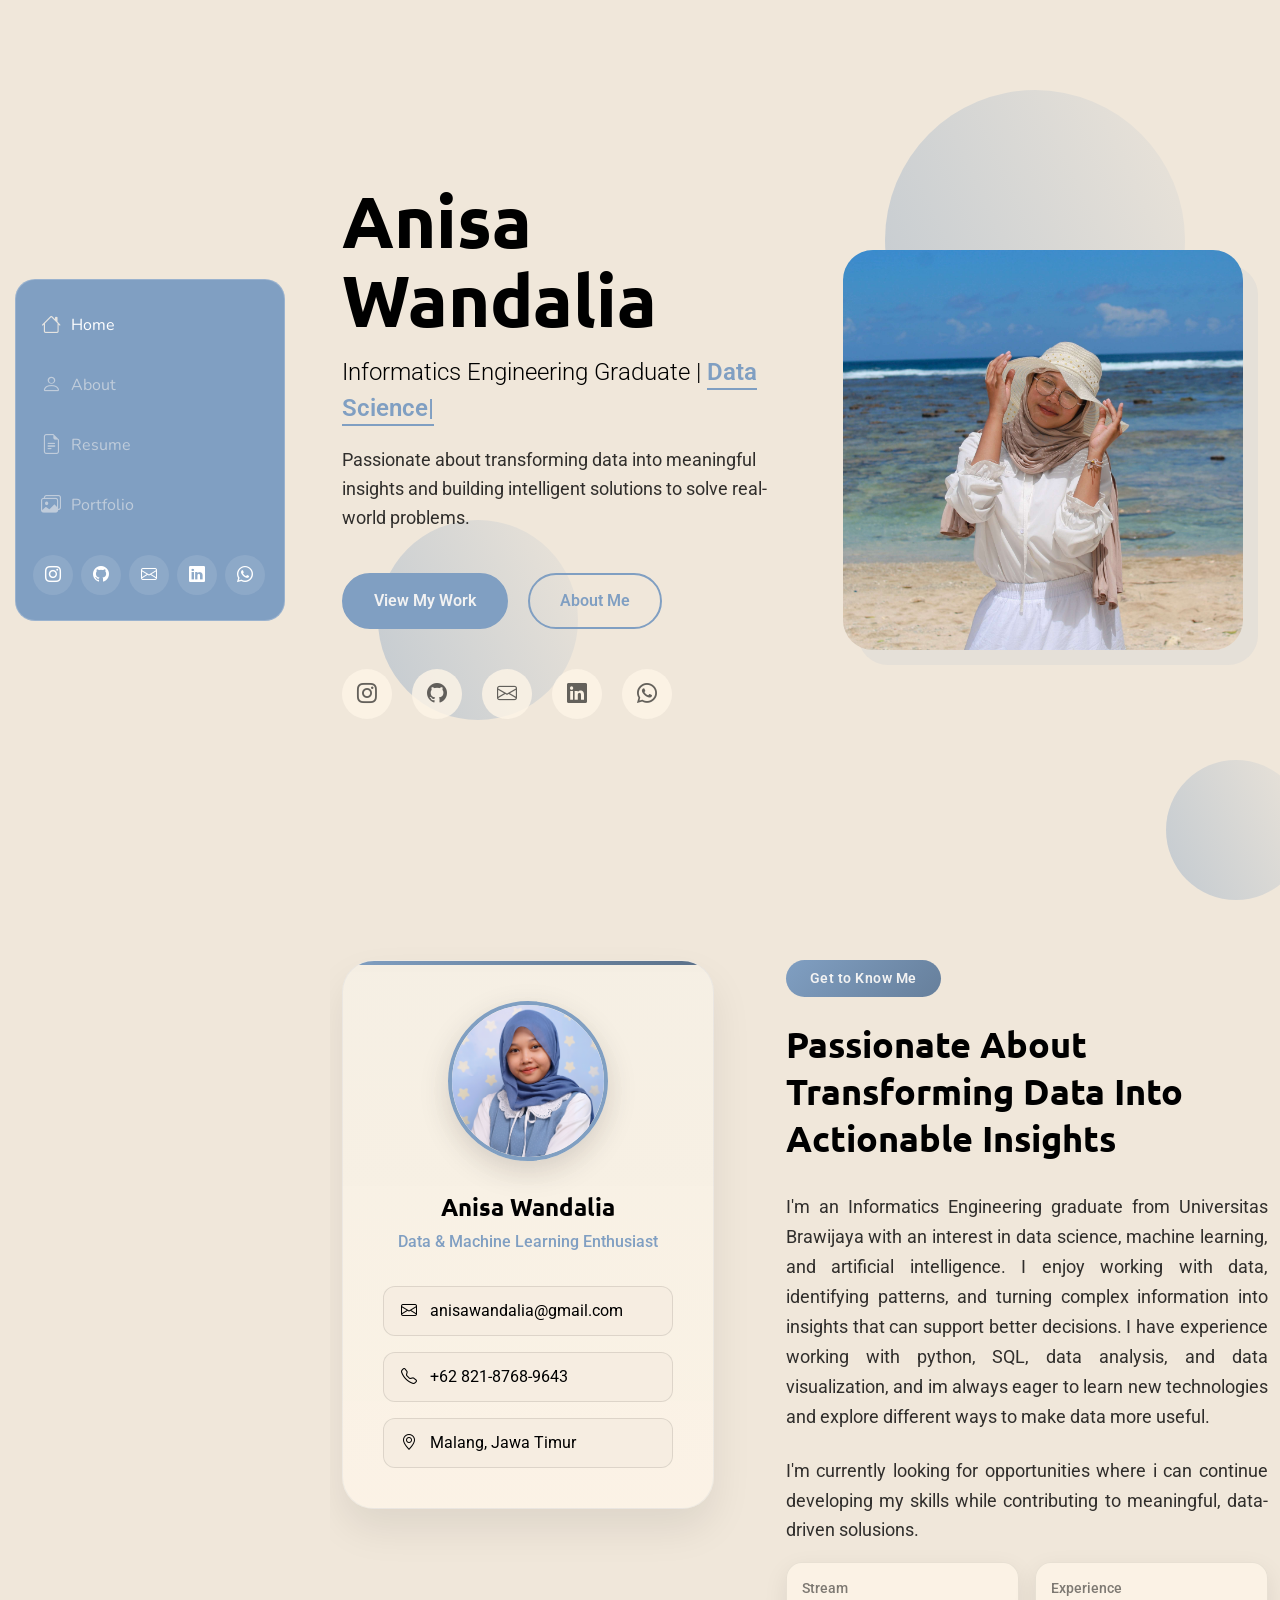
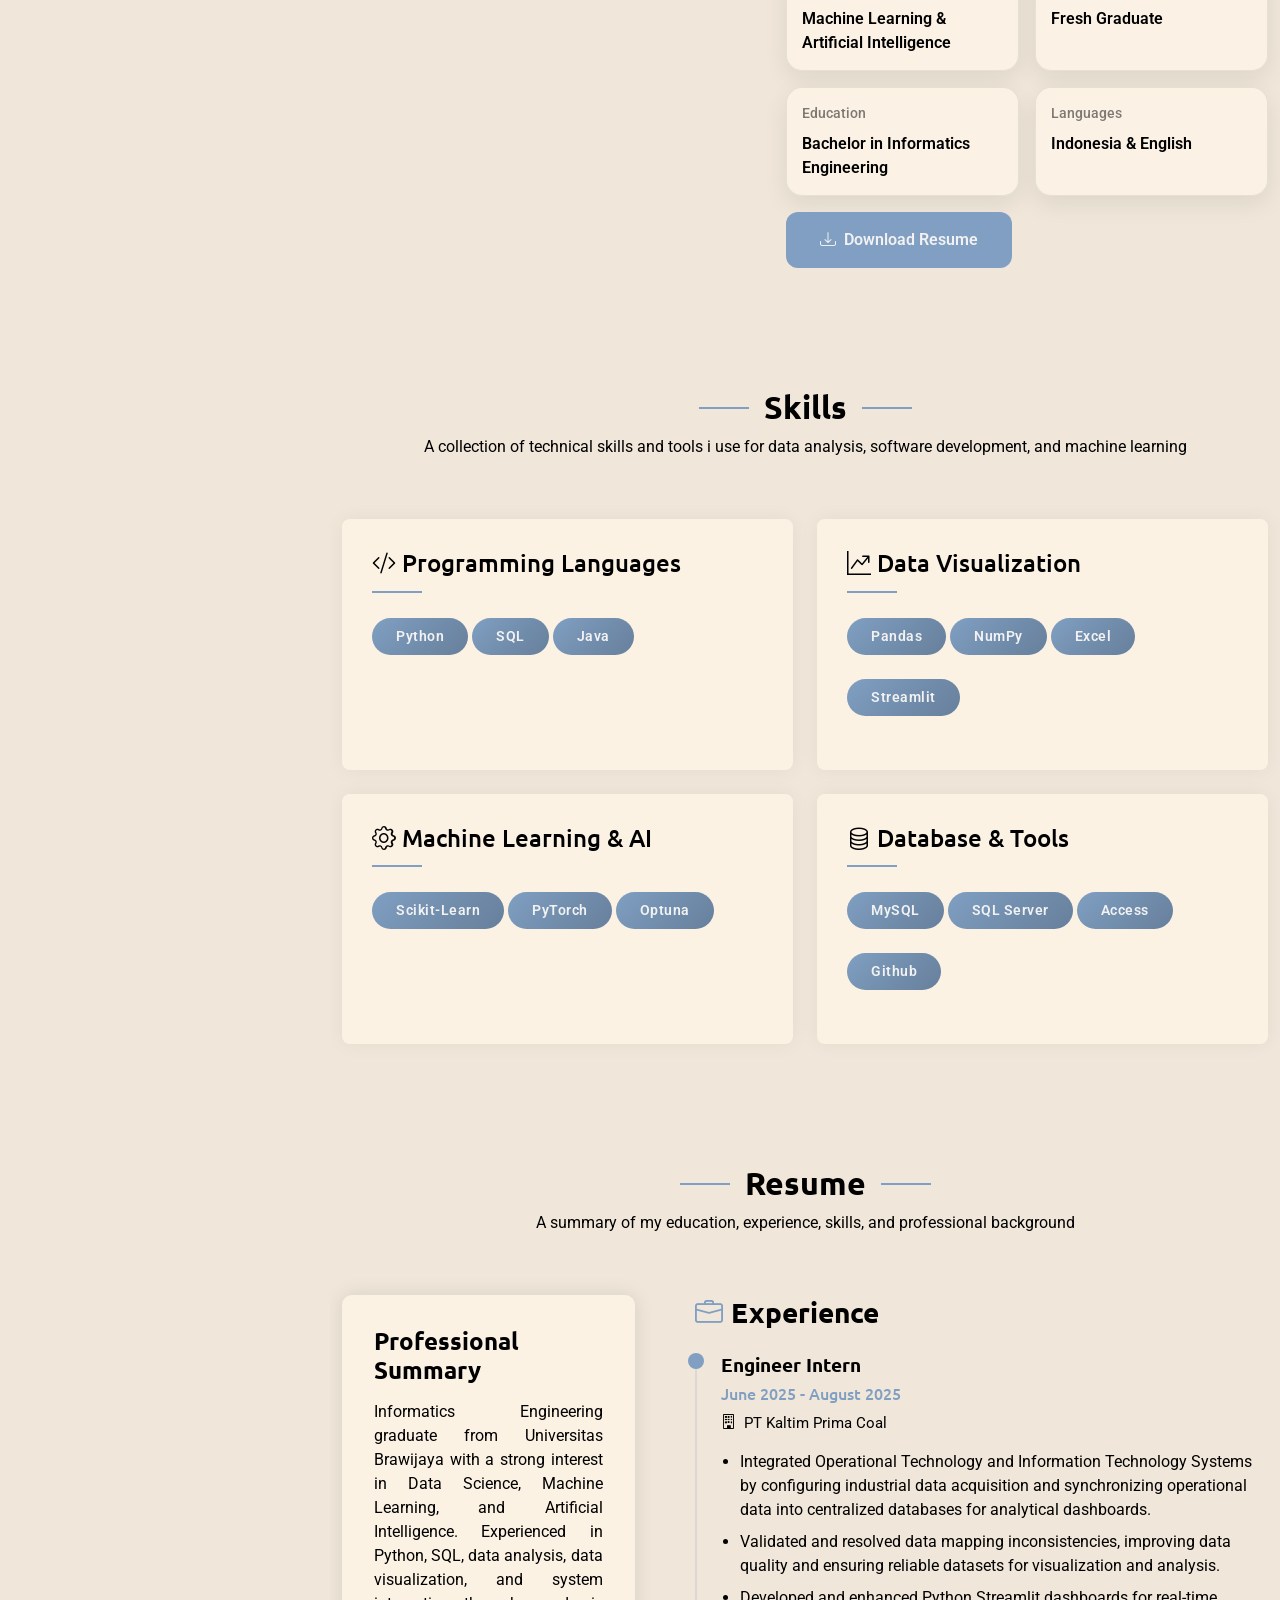
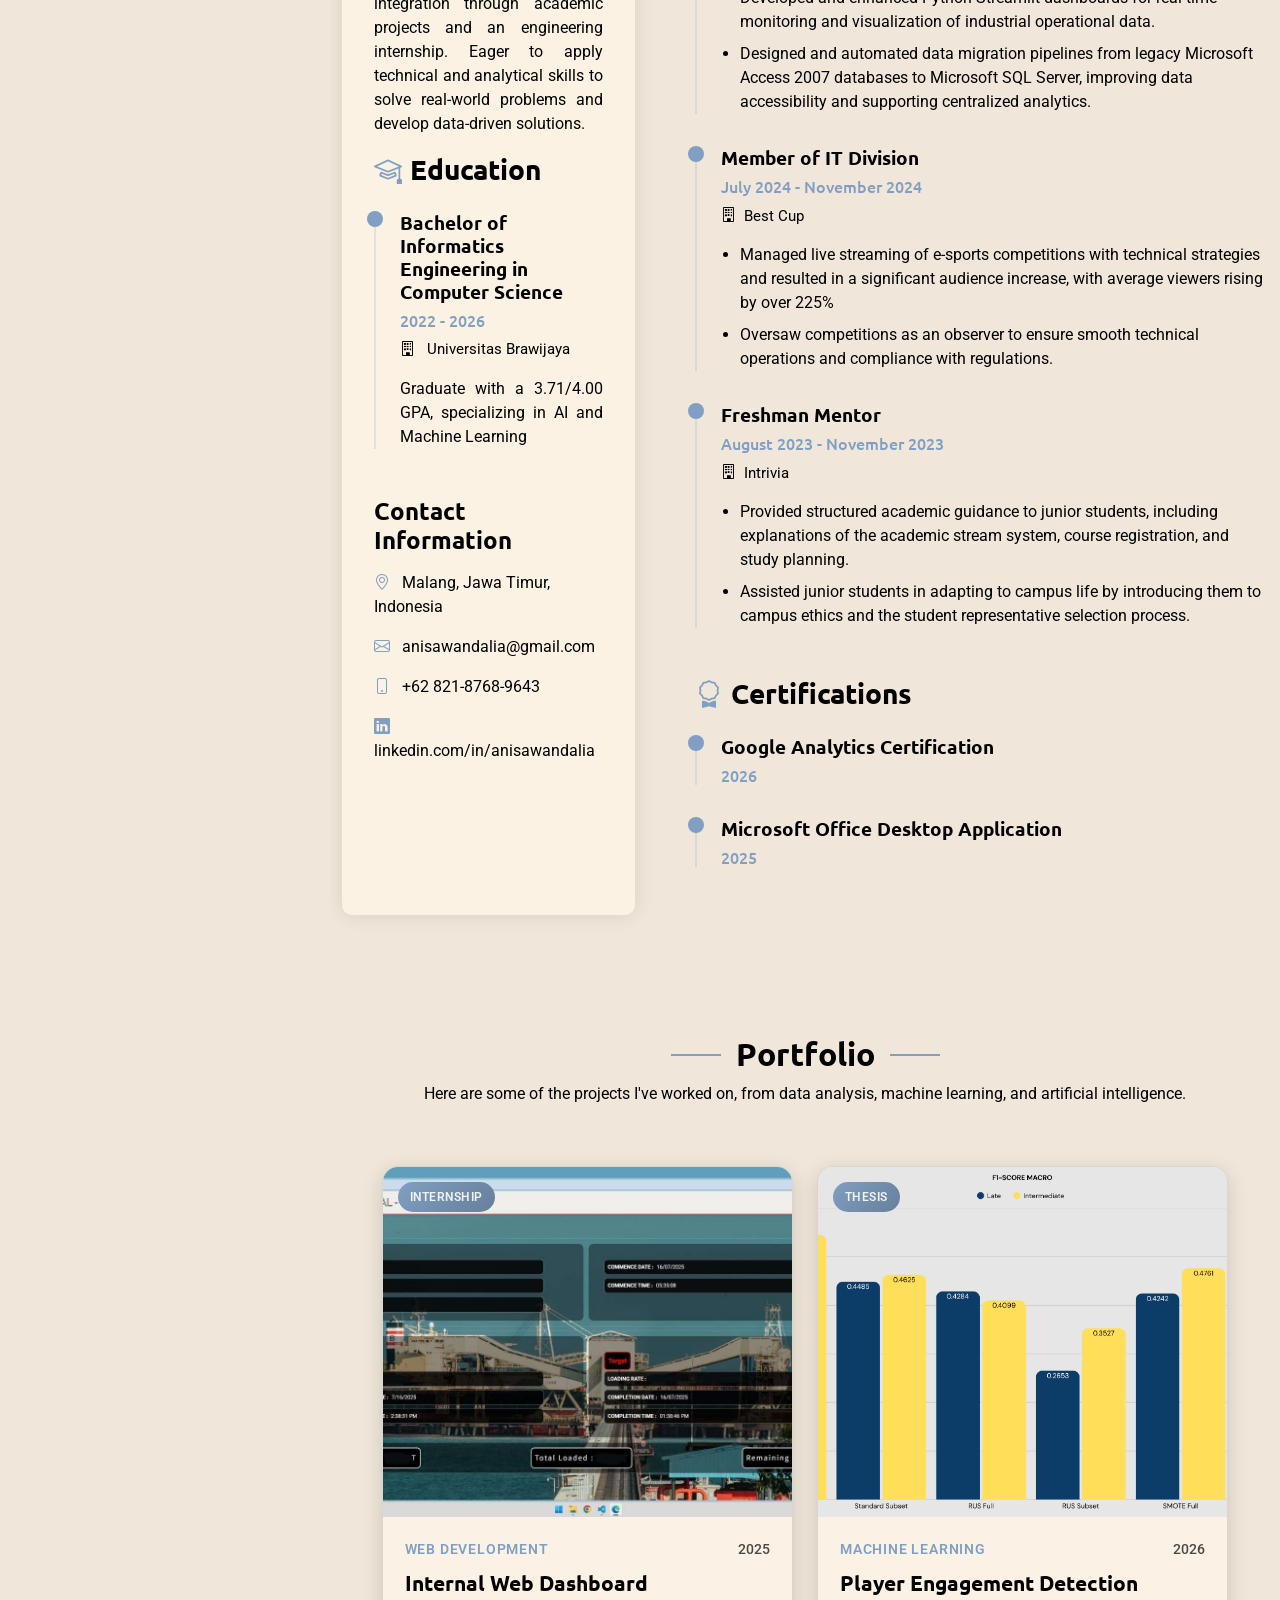
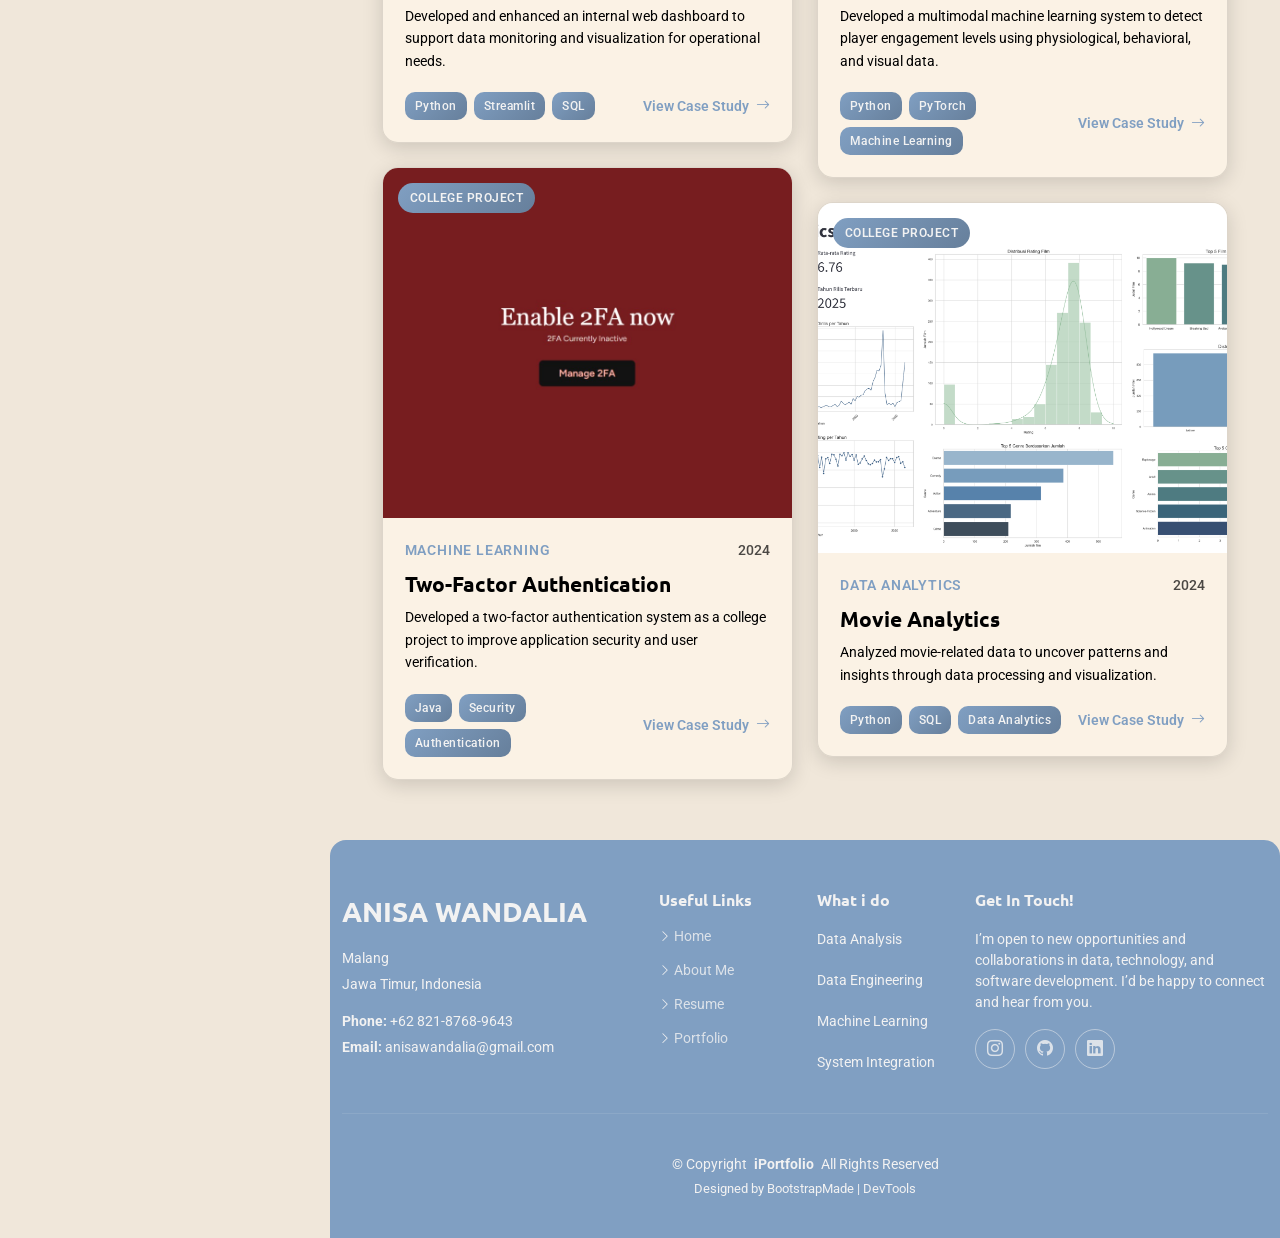
<file: index.html>
<!DOCTYPE html>
<html lang="en">

<head>
  <meta charset="utf-8">
  <meta content="width=device-width, initial-scale=1.0" name="viewport">
  <title>Portfolio Anisa Wandalia</title>
  <meta name="description" content="">
  <meta name="keywords" content="">

  <!-- Favicons -->
  <link href="assets/img/favicon.png" rel="icon">
  <link href="assets/img/apple-touch-icon.png" rel="apple-touch-icon">

  <!-- Fonts -->
  <link href="https://fonts.googleapis.com" rel="preconnect">
  <link href="https://fonts.gstatic.com" rel="preconnect" crossorigin>
  <link href="https://fonts.googleapis.com/css2?family=Roboto:ital,wght@0,100;0,300;0,400;0,500;0,700;0,900;1,100;1,300;1,400;1,500;1,700;1,900&family=Ubuntu:ital,wght@0,300;0,400;0,500;0,700;1,300;1,400;1,500;1,700&family=Nunito:ital,wght@0,200;0,300;0,400;0,500;0,600;0,700;0,800;0,900;1,200;1,300;1,400;1,500;1,600;1,700;1,800;1,900&display=swap" rel="stylesheet">

  <!-- Vendor CSS Files -->
  <link href="assets/vendor/bootstrap/css/bootstrap.min.css" rel="stylesheet">
  <link href="assets/vendor/bootstrap-icons/bootstrap-icons.css" rel="stylesheet">
  <link href="assets/vendor/aos/aos.css" rel="stylesheet">
  <link href="assets/vendor/glightbox/css/glightbox.min.css" rel="stylesheet">
  <link href="assets/vendor/swiper/swiper-bundle.min.css" rel="stylesheet">

  <!-- Main CSS File -->
  <link href="assets/css/main.css" rel="stylesheet">

  <!-- =======================================================
  * Template Name: SnapFolio
  * Template URL: https://bootstrapmade.com/snapfolio-bootstrap-portfolio-template/
  * Updated: Jul 21 2025 with Bootstrap v5.3.7
  * Author: BootstrapMade.com
  * License: https://bootstrapmade.com/license/
  ======================================================== -->
</head>

<body class="index-page">

  <header id="header" class="header dark-background d-flex flex-column justify-content-center">
    <i class="header-toggle d-xl-none bi bi-list"></i>

    <div class="header-container d-flex flex-column align-items-start">
      <nav id="navmenu" class="navmenu">
        <ul>
          <li><a href="#hero" class="active"><i class="bi bi-house navicon"></i>Home</a></li>
          <li><a href="#about"><i class="bi bi-person navicon"></i> About</a></li>
          <li><a href="#resume"><i class="bi bi-file-earmark-text navicon"></i> Resume</a></li>
          <li><a href="#portfolio"><i class="bi bi-images navicon"></i> Portfolio</a></li>
        </ul>
      </nav>

      <div class="social-links text-center">
        <a href="https://www.instagram.com/awenut_"><i class="bi bi-instagram"></i></a>
        <a href="https://github.com/AnisaWandalia"><i class="bi bi-github"></i></a>
        <a href="mailto:anisawandalia@gmail.com"><i class="bi bi-envelope"></i></a>
        <a href="https://linkedin.com/in/anisawandalia"><i class="bi bi-linkedin"></i></a>
        <a href="https://wa.me/6282187689643"><i class="bi bi-whatsapp"></i></a>
      </div>

    </div>

  </header>

  <main class="main">

    <!-- Hero Section -->
    <section id="hero" class="hero section">

      <div class="background-elements">
        <div class="bg-circle circle-1"></div>
        <div class="bg-circle circle-2"></div>
        <div class="bg-circle circle-3"></div>
        <div class="bg-circle circle-4"></div>
      </div>

      <div class="hero-content">

        <div class="container">
          <div class="row align-items-center">

            <div class="col-lg-6" data-aos="fade-right" data-aos-delay="100">
              <div class="hero-text">
                <h1>Anisa Wandalia</h1>
                <p class="lead">Informatics Engineering Graduate | <span class="typed" data-typed-items="Data Science, Artificial Intelligence, Machine Learning"></span></p>
                <p class="description">Passionate about transforming data into meaningful insights and building intelligent solutions to solve real-world problems.</p>

                <div class="hero-actions">
                  <a href="#portfolio" class="btn btn-primary">View My Work</a>
                  <a href="#about" class="btn btn-outline">About Me</a>
                </div>

                <div class="social-links">
                  <a href="https://www.instagram.com/awenut_"><i class="bi bi-instagram"></i></a>
                  <a href="https://github.com/AnisaWandalia"><i class="bi bi-github"></i></a>
                  <a href="mailto:anisawandalia@gmail.com"><i class="bi bi-envelope"></i></a>
                  <a href="https://linkedin.com/in/anisawandalia"><i class="bi bi-linkedin"></i></a>
                  <a href="https://wa.me/6282187689643"><i class="bi bi-whatsapp"></i></a>
                </div>
              </div>
            </div>

            <div class="col-lg-6" data-aos="fade-left" data-aos-delay="200">
              <div class="hero-visual">
                <div class="profile-container">
                  <div class="profile-background"></div>
                  <img src="assets/img/profile/profile1.jpg" alt="Anisa Wandalia" class="profile-image">
                </div>
              </div>
            </div>

          </div>
        </div>
      </div>

    </section><!-- /Hero Section -->

    <!-- About Section -->
    <section id="about" class="about section">

      <div class="container" data-aos="fade-up" data-aos-delay="100">

        <div class="row justify-content-center">
          <div class="col-lg-5" data-aos="zoom-in" data-aos-delay="200">
            <div class="profile-card">
              <div class="profile-header">
                <div class="profile-image">
                  <img src="assets/img/profile/profile3.png" alt="Profile Image" class="img-fluid">
                </div>
                <!-- <div class="profile-badge">
                </div> -->
              </div>

              <div class="profile-content">
                <h3>Anisa Wandalia</h3>
                <p class="profession">Data &amp; Machine Learning Enthusiast</p>

                <div class="contact-links">
                  <a href="mailto:anisawandalia@gmail.com" class="contact-item">
                    <i class="bi bi-envelope"></i>
                    anisawandalia@gmail.com
                  </a>
                  <a href="tel:+6282187689643" class="contact-item">
                    <i class="bi bi-telephone"></i>
                    +62 821-8768-9643
                  </a>
                  <a href="#" class="contact-item">
                    <i class="bi bi-geo-alt"></i>
                    Malang, Jawa Timur
                  </a>
                </div>
              </div>
            </div>
          </div>

          <div class="col-lg-7" data-aos="fade-left" data-aos-delay="300">
            <div class="about-content">
              <div class="section-header">
                <span class="badge-text">Get to Know Me</span>
                <h2>Passionate About Transforming Data Into Actionable Insights</h2>
              </div>

              <div class="description">
                <p>I'm an Informatics Engineering graduate from Universitas Brawijaya with an interest in data science, machine learning, and artificial intelligence. I enjoy working with data, identifying patterns, and turning complex information into insights that can support better decisions. I have experience working with python, SQL, data analysis, and data visualization, and im always eager to learn new technologies and explore different ways to make data more useful.</p>
              
                <p>I'm currently looking for opportunities where i can continue developing my skills while contributing to meaningful, data-driven solusions.</p>
              </div>

              <!-- <div class="stats-grid">
                <div class="stat-item">
                  <div class="stat-number">150+</div>
                  <div class="stat-label">Projects Completed</div>
                </div>
                <div class="stat-item">
                  <div class="stat-number">5+</div>
                  <div class="stat-label">Years Experience</div>
                </div>
                <div class="stat-item">
                  <div class="stat-number">98%</div>
                  <div class="stat-label">Client Satisfaction</div>
                </div>
              </div> -->
              
              <div class="details-grid">
                <div class="detail-row">
                  <div class="detail-item">
                    <span class="detail-label">Stream</span>
                    <span class="detail-value">Machine Learning &amp; Artificial Intelligence</span>
                  </div>
                  <div class="detail-item">
                    <span class="detail-label">Experience</span>
                    <span class="detail-value">Fresh Graduate</span>
                  </div>
                </div>
                <div class="detail-row">
                  <div class="detail-item">
                    <span class="detail-label">Education</span>
                    <span class="detail-value">Bachelor in Informatics Engineering</span>
                  </div>
                  <div class="detail-item">
                    <span class="detail-label">Languages</span>
                    <span class="detail-value">Indonesia &amp; English</span>
                  </div>
                </div>
              </div>

              <div class="cta-section">
                <a href="https://docs.google.com/document/d/1Z66SrC1UwEgIjaiKT7c-ILmteFgBYQWOQCk8EdI33EM/export?format=pdf" class="btn btn-primary">
                  <i class="bi bi-download"></i>
                  Download Resume
                </a>
                <!-- <a href="#" class="btn btn-outline">
                  <i class="bi bi-chat-dots"></i>
                  Let's Talk
                </a> -->
              </div>
            </div>
          </div>
        </div>

      </div>

    </section><!-- /About Section -->

    <!-- Stats Section -->
    <!-- <section id="stats" class="stats section light-background"> -->

      <!-- <div class="container" data-aos="fade-up" data-aos-delay="100">

        <div class="row justify-content-center">
          <div class="col-lg-10">
            <div class="stats-wrapper">
              <div class="stats-item" data-aos="zoom-in" data-aos-delay="150">
                <div class="icon-wrapper">
                  <i class="bi bi-emoji-smile"></i>
                </div>
                <span data-purecounter-start="0" data-purecounter-end="232" data-purecounter-duration="1" class="purecounter"></span>
                <p>Happy Clients</p>
              </div>End Stats Item -->

              <!-- <div class="stats-item" data-aos="zoom-in" data-aos-delay="200">
                <div class="icon-wrapper">
                  <i class="bi bi-journal-richtext"></i>
                </div>
                <span data-purecounter-start="0" data-purecounter-end="521" data-purecounter-duration="1" class="purecounter"></span>
                <p>Projects</p>
              </div>End Stats Item -->

              <!-- <div class="stats-item" data-aos="zoom-in" data-aos-delay="250">
                <div class="icon-wrapper">
                  <i class="bi bi-headset"></i>
                </div>
                <span data-purecounter-start="0" data-purecounter-end="1463" data-purecounter-duration="1" class="purecounter"></span>
                <p>Hours Of Support</p>
              </div>End Stats Item -->

              <!-- <div class="stats-item" data-aos="zoom-in" data-aos-delay="300">
                <div class="icon-wrapper">
                  <i class="bi bi-people"></i>
                </div>
                <span data-purecounter-start="0" data-purecounter-end="15" data-purecounter-duration="1" class="purecounter"></span>
                <p>Hard Workers</p>
              </div>End Stats Item -->
            <!-- </div>
          </div>
        </div>

      </div> -->

    <!-- </section>/Stats Section -->

    <!-- Skills Section -->
    <section id="skills" class="skills section">

      <!-- Section Title -->
      <div class="container section-title" data-aos="fade-up">
        <h2>Skills</h2>
        <p>A collection of technical skills and tools i use for data analysis, software development, and machine learning</p>
      </div><!-- End Section Title -->

      <div class="container" data-aos="fade-up" data-aos-delay="100">

        <div class="row gy-4">
          <div class="col-lg-6">
            <div class="skills-category" data-aos="fade-up" data-aos-delay="200">
              <h3><i class="bi bi-code-slash"></i> Programming Languages</h3>
              <span class="badge-text">Python</span>
              <span class="badge-text">SQL</span>
              <span class="badge-text">Java</span>
              
              <!-- <div class="skills-animation">
                <div class="skill-item">
                  <div class="d-flex justify-content-between align-items-center">
                    <h4>HTML/CSS</h4>
                    <span class="skill-percentage">95%</span>
                  </div>
                  <div class="progress">
                    <div class="progress-bar" role="progressbar" aria-valuenow="95" aria-valuemin="0" aria-valuemax="100"></div>
                  </div>
                  <div class="skill-tooltip">Expert level knowledge of semantic HTML5 and modern CSS3 techniques</div>
                </div>

                <div class="skill-item">
                  <div class="d-flex justify-content-between align-items-center">
                    <h4>JavaScript</h4>
                    <span class="skill-percentage">85%</span>
                  </div>
                  <div class="progress">
                    <div class="progress-bar" role="progressbar" aria-valuenow="85" aria-valuemin="0" aria-valuemax="100"></div>
                  </div>
                  <div class="skill-tooltip">Strong proficiency in ES6+, DOM manipulation, and modern frameworks</div>
                </div>

                <div class="skill-item">
                  <div class="d-flex justify-content-between align-items-center">
                    <h4>React</h4>
                    <span class="skill-percentage">80%</span>
                  </div>
                  <div class="progress">
                    <div class="progress-bar" role="progressbar" aria-valuenow="80" aria-valuemin="0" aria-valuemax="100"></div>
                  </div>
                  <div class="skill-tooltip">Experience with React hooks, state management, and component architecture</div>
                </div>
              </div> -->
            </div>
          </div>
          <div class="col-lg-6">
            <div class="skills-category" data-aos="fade-up" data-aos-delay="200">
              <h3><i class="bi bi-graph-up-arrow"></i> Data Visualization</h3>
              <span class="badge-text">Pandas</span>
              <span class="badge-text">NumPy</span>
              <span class="badge-text">Excel</span>
              <span class="badge-text">Streamlit</span>
            </div>
          </div>

          <div class="col-lg-6">
            <div class="skills-category" data-aos="fade-up" data-aos-delay="300">
              <h3><i class="bi bi-gear"></i> Machine Learning &amp; AI</h3>
              <span class="badge-text">Scikit-Learn</span>
              <span class="badge-text">PyTorch</span>
              <span class="badge-text">Optuna</span>
              
              <!-- <div class="skills-animation">
                <div class="skill-item">
                  <div class="d-flex justify-content-between align-items-center">
                    <h4>Node.js</h4>
                    <span class="skill-percentage">75%</span>
                  </div>
                  <div class="progress">
                    <div class="progress-bar" role="progressbar" aria-valuenow="75" aria-valuemin="0" aria-valuemax="100"></div>
                  </div>
                  <div class="skill-tooltip">Server-side JavaScript development with Express and REST APIs</div>
                </div>

                <div class="skill-item">
                  <div class="d-flex justify-content-between align-items-center">
                    <h4>Python</h4>
                    <span class="skill-percentage">70%</span>
                  </div>
                  <div class="progress">
                    <div class="progress-bar" role="progressbar" aria-valuenow="70" aria-valuemin="0" aria-valuemax="100"></div>
                  </div>
                  <div class="skill-tooltip">Python development with Django and data analysis tools</div>
                </div>

                <div class="skill-item">
                  <div class="d-flex justify-content-between align-items-center">
                    <h4>SQL</h4>
                    <span class="skill-percentage">65%</span>
                  </div>
                  <div class="progress">
                    <div class="progress-bar" role="progressbar" aria-valuenow="65" aria-valuemin="0" aria-valuemax="100"></div>
                  </div>
                  <div class="skill-tooltip">Database design, optimization, and complex queries</div>
                </div>
              </div> -->
            </div><!-- End Backend Skills -->
            
          </div>
          <div class="col-lg-6">
            <div class="skills-category" data-aos="fade-up" data-aos-delay="200">
              <h3><i class="bi bi-database"></i> Database &amp; Tools</h3>
              <span class="badge-text">MySQL</span>
              <span class="badge-text">SQL Server</span>
              <span class="badge-text">Access</span>
              <span class="badge-text">Github</span>
            </div>
          </div>
        </div>

      </div>

    </section><!-- /Skills Section -->

    <!-- Resume Section -->
    <section id="resume" class="resume section">

      <!-- Section Title -->
      <div class="container section-title" data-aos="fade-up">
        <h2>Resume</h2>
        <p>A summary of my education, experience, skills, and professional background</p>
      </div><!-- End Section Title -->

      <div class="container" data-aos="fade-up" data-aos-delay="100">

        <div class="row gy-4">
          <!-- Left column with summary and contact -->
          <div class="col-lg-4">
            <div class="resume-side" data-aos="fade-right" data-aos-delay="100">
              <!-- <div class="profile-img mb-4">
                <img src="assets/img/profile/profile-square-2.webp" alt="Profile" class="img-fluid rounded">
              </div> -->

              <h3>Professional Summary</h3>
              <p>Informatics Engineering graduate from Universitas Brawijaya with a strong interest in Data Science, Machine Learning, and Artificial Intelligence. Experienced in Python, SQL, data analysis, data visualization, and system integration through academic projects and an engineering internship. Eager to apply technical and analytical skills to solve real-world problems and develop data-driven solutions.</p>

              
              <!-- Education Section -->
            <div class="resume-section" data-aos="fade-up" data-aos-delay="100">
              <h3><i class="bi bi-mortarboard me-2"></i>Education</h3>

              <div class="resume-item">
                <h4>Bachelor of Informatics Engineering in Computer Science</h4>
                <h5>2022 - 2026</h5>
                <p class="company"><i class="bi bi-building"></i> Universitas Brawijaya</p>
                <p>Graduate with a 3.71/4.00 GPA, specializing in AI and Machine Learning</p>
              </div>
            </div>
            <h3 class="mt-4">Contact Information</h3>
              <ul class="contact-info list-unstyled">
                <li><i class="bi bi-geo-alt"></i> Malang, Jawa Timur, Indonesia</li>
                <li><i class="bi bi-envelope"></i> anisawandalia@gmail.com</li>
                <li><i class="bi bi-phone"></i> +62 821-8768-9643</li>
                <li><i class="bi bi-linkedin"></i> linkedin.com/in/anisawandalia</li>
              </ul>
              <h3><br></h3>
              <!-- <div class="skills-animation mt-4">
                <h3>Technical Skills</h3>
                <div class="skill-item">
                  <div class="d-flex justify-content-between">
                    <span>Web Development</span>
                    <span>95%</span>
                  </div>
                  <div class="progress">
                    <div class="progress-bar" role="progressbar" aria-valuenow="95" aria-valuemin="0" aria-valuemax="100"></div>
                  </div>
                </div>

                <div class="skill-item">
                  <div class="d-flex justify-content-between">
                    <span>UI/UX Design</span>
                    <span>85%</span>
                  </div>
                  <div class="progress">
                    <div class="progress-bar" role="progressbar" aria-valuenow="85" aria-valuemin="0" aria-valuemax="100"></div>
                  </div>
                </div>

                <div class="skill-item">
                  <div class="d-flex justify-content-between">
                    <span>Cloud Architecture</span>
                    <span>90%</span>
                  </div>
                  <div class="progress">
                    <div class="progress-bar" role="progressbar" aria-valuenow="90" aria-valuemin="0" aria-valuemax="100"></div>
                  </div>
                </div>

                <div class="skill-item">
                  <div class="d-flex justify-content-between">
                    <span>Project Management</span>
                    <span>80%</span>
                  </div>
                  <div class="progress">
                    <div class="progress-bar" role="progressbar" aria-valuenow="80" aria-valuemin="0" aria-valuemax="100"></div>
                  </div>
                </div>
              </div> -->
            </div>
          </div>

          <!-- Right column with experience and education -->
          <div class="col-lg-8 ps-4 ps-lg-5">
            <!-- Experience Section -->
            <div class="resume-section" data-aos="fade-up">
              <h3><i class="bi bi-briefcase me-2"></i>Experience</h3>

              <div class="resume-item">
                <h4>Engineer Intern</h4>
                <h5>June 2025 - August 2025</h5>
                <p class="company"><i class="bi bi-building"></i>PT Kaltim Prima Coal</p>
                <ul>
                  <li>Integrated Operational Technology and Information Technology Systems by configuring industrial data acquisition and synchronizing operational data into centralized databases for analytical dashboards. </li>
                  <li>Validated and resolved data mapping inconsistencies, improving data quality and ensuring reliable datasets for visualization and analysis. </li>
                  <li>Developed and enhanced Python Streamlit dashboards for real-time monitoring and visualization of industrial operational data.</li>
                  <li>Designed and automated data migration pipelines from legacy Microsoft Access 2007 databases to Microsoft SQL Server, improving data accessibility and supporting centralized analytics.</li>
                </ul>
              </div>
              
              <div class="resume-item">
                <h4>Member of IT Division</h4>
                <h5>July 2024 - November 2024</h5>
                <p class="company"><i class="bi bi-building"></i>Best Cup</p>
                <ul>
                  <li>Managed live streaming of e-sports competitions with technical strategies and resulted in a significant audience increase, with average viewers rising by over 225%</li>
                  <li>Oversaw competitions as an observer to ensure smooth technical operations and compliance with regulations.</li>
                </ul>
              </div>

              <div class="resume-item">
                <h4>Freshman Mentor</h4>
                <h5>August 2023 - November 2023</h5>
                <p class="company"><i class="bi bi-building"></i>Intrivia</p>
                <ul>
                  <li>Provided structured academic guidance to junior students, including explanations of the academic stream system, course registration, and study planning.</li>
                  <li>Assisted junior students in adapting to campus life by introducing them to campus ethics and the student representative selection process.</li>
                </ul>
              </div>
            </div>

            <!-- Certifications Section -->
            <div class="resume-section" data-aos="fade-up" data-aos-delay="200">
              <h3><i class="bi bi-award me-2"></i>Certifications</h3>

              <div class="resume-item">
                <h4>Google Analytics Certification</h4>
                <h5>2026</h5>
              </div>

              <div class="resume-item">
                <h4>Microsoft Office Desktop Application</h4>
                <h5>2025</h5>
              </div>
            </div>
          </div>
        </div>

      </div>

    </section><!-- /Resume Section -->

    <!-- Portfolio Section -->
    <section id="portfolio" class="portfolio section">

    <!-- Section Title -->
    <div class="container section-title" data-aos="fade-up">
      <h2>Portfolio</h2>
      <p>
        Here are some of the projects I've worked on, from data analysis,
        machine learning, and artificial intelligence.
      </p>
    </div>
    <!-- End Section Title -->


    <div class="container" data-aos="fade-up" data-aos-delay="100">

      <div class="isotope-layout"
          data-default-filter="*"
          data-layout="masonry"
          data-sort="original-order">

        <div class="row">
          <div class="col-lg-11 mx-auto">
            <div class="row gy-4 portfolio-container isotope-container"
                data-aos="fade-up"
                data-aos-delay="200">
              <div class="col-lg-6 col-md-6 portfolio-item isotope-item filter-photography">
                <div class="portfolio-card">
                  <div class="card-image">
                    <img src="assets/img/portfolio/KPC2.jpg"
                        alt="Internal Web Dashboard"
                        class="img-fluid"
                        loading="lazy">
                    <div class="overlay">
                      <a href="assets/img/portfolio/KPC2.jpg"
                        class="glightbox icon-btn"
                        title="View Image">
                        <i class="bi bi-arrows-fullscreen"></i>
                      </a>
                    </div>
                    <div class="tag">Internship</div>
                  </div>
                  <div class="card-content">
                    <div class="meta">
                      <span class="category">Web Development</span>
                      <span class="year">2025</span>
                    </div>
                    <h3>Internal Web Dashboard</h3>
                    <p>
                      Developed and enhanced an internal web dashboard to
                      support data monitoring and visualization for operational needs.
                    </p>
                    <div class="card-bottom">
                      <div class="tech-stack">
                        <span>Python</span>
                        <span>Streamlit</span>
                        <span>SQL</span>
                      </div>

                      <a href="portfolio1-details.html" class="view-project">
                        View Case Study
                        <i class="bi bi-arrow-right"></i>
                      </a>

                    </div>
                  </div>
                </div>
              </div>

              <div class="col-lg-6 col-md-6 portfolio-item isotope-item filter-design">
                <div class="portfolio-card">
                  <div class="card-image">
                    <img src="assets/img/portfolio/thesis1.png"
                        alt="Player Engagement Detection"
                        class="img-fluid"
                        loading="lazy">
                    <div class="overlay">
                      <a href="assets/img/portfolio/thesis1.png"
                        class="glightbox icon-btn"
                        title="View Image">
                        <i class="bi bi-arrows-fullscreen"></i>
                      </a>
                    </div>
                    <div class="tag">Thesis</div>
                  </div>
                  <div class="card-content">
                    <div class="meta">
                      <span class="category">Machine Learning</span>
                      <span class="year">2026</span>
                    </div>
                    <h3>Player Engagement Detection</h3>
                    <p>
                      Developed a multimodal machine learning system to detect
                      player engagement levels using physiological, behavioral,
                      and visual data.
                    </p>
                    <div class="card-bottom">
                      <div class="tech-stack">
                        <span>Python</span>
                        <span>PyTorch</span>
                        <span>Machine Learning</span>
                      </div>
                      <a href="portfolio2-details.html" class="view-project">
                        View Case Study
                        <i class="bi bi-arrow-right"></i>
                      </a>
                    </div>
                  </div>
                </div>
              </div>

              <div class="col-lg-6 col-md-6 portfolio-item isotope-item filter-automotive">
                <div class="portfolio-card">
                  <div class="card-image">
                    <img src="assets/img/portfolio/FF1.jpeg"
                        alt="Two-Factor Authentication"
                        class="img-fluid"
                        loading="lazy">
                    <div class="overlay">
                      <a href="assets/img/portfolio/FF1.jpeg"
                        class="glightbox icon-btn"
                        title="View Image">
                        <i class="bi bi-arrows-fullscreen"></i>
                      </a>
                    </div>
                    <div class="tag">College Project</div>
                  </div>
                  <div class="card-content">
                    <div class="meta">
                      <span class="category">Machine Learning</span>
                      <span class="year">2024</span>
                    </div>
                    <h3>Two-Factor Authentication</h3>
                    <p>
                      Developed a two-factor authentication system as a college
                      project to improve application security and user verification.
                    </p>
                    <div class="card-bottom">
                      <div class="tech-stack">
                        <span>Java</span>
                        <span>Security</span>
                        <span>Authentication</span>
                      </div>
                      <a href="portfolio3-details.html" class="view-project">
                        View Case Study
                        <i class="bi bi-arrow-right"></i>
                      </a>
                    </div>
                    
                  </div>
                </div>
              </div>

              <div class="col-lg-6 col-md-6 portfolio-item isotope-item filter-nature">
                <div class="portfolio-card">
                  <div class="card-image">
                    <img src="assets/img/portfolio/Movie1.png"
                        alt="Movie Analytics"
                        class="img-fluid"
                        loading="lazy">
                    <div class="overlay">
                      <a href="assets/img/portfolio/Movie1.png"
                        class="glightbox icon-btn"
                        title="View Image">
                        <i class="bi bi-arrows-fullscreen"></i>
                      </a>
                    </div>
                    <div class="tag">College Project</div>
                  </div>
                  <div class="card-content">
                    <div class="meta">
                      <span class="category">Data Analytics</span>
                      <span class="year">2024</span>
                    </div>
                    <h3>Movie Analytics</h3>
                    <p>
                      Analyzed movie-related data to uncover patterns and insights
                      through data processing and visualization.
                    </p>
                    <div class="card-bottom">
                      <div class="tech-stack">
                        <span>Python</span>
                        <span>SQL</span>
                        <span>Data Analytics</span>
                      </div>
                      <a href="portfolio4-details.html" class="view-project">
                        View Case Study
                        <i class="bi bi-arrow-right"></i>
                      </a>
                    </div>
                  </div>
                </div>
              </div>
            </div>
          </div>
        </div>
      </div>
    </div>
  </section>
  </main>

  <footer id="footer" class="footer position-relative">
    <div class="container footer-top">
      <div class="row gy-4">
        <div class="col-lg-4 col-md-6 footer-about">
          <a href="index.html" class="d-flex align-items-center">
            <span class="sitename">Anisa Wandalia</span>
          </a>
          <div class="footer-contact pt-3">
            <p>Malang</p>
            <p>Jawa Timur, Indonesia</p>
            <p class="mt-3"><strong>Phone:</strong> <span>+62 821-8768-9643</span></p>
            <p><strong>Email:</strong> <span>anisawandalia@gmail.com</span></p>
          </div>
        </div>

        <div class="col-lg-2 col-md-3 footer-links">
          <h4>Useful Links</h4>
          <ul>
            <li><i class="bi bi-chevron-right"></i> <a href="#hero">Home</a></li>
            <li><i class="bi bi-chevron-right"></i> <a href="#about">About Me</a></li>
            <li><i class="bi bi-chevron-right"></i> <a href="#resume">Resume</a></li>
            <li><i class="bi bi-chevron-right"></i> <a href="#portfolio">Portfolio</a></li>
          </ul>
        </div>

        <div class="col-lg-2 col-md-3 footer-links">
          <h4>What i do</h4>
          <ul>
            <li>Data Analysis</li>
            <li>Data Engineering</li>
            <li>Machine Learning</li>
            <li>System Integration</li>
          </ul>
        </div>

        <div class="col-lg-4 col-md-12">
          <h4>Get In Touch!</h4>
          <p>I’m open to new opportunities and collaborations in data, technology, and software development. I’d be happy to connect and hear from you.</p>
          <div class="social-links d-flex">
            <a href="https://www.instagram.com/awenut_"><i class="bi bi-instagram"></i></a>
            <a href="https://github.com/AnisaWandalia"><i class="bi bi-github"></i></a>
            <a href="https://linkedin.com/in/anisawandalia"><i class="bi bi-linkedin"></i></a>
          </div>
        </div>

      </div>
    </div>

    <div class="container">
      <div class="copyright text-center ">
        <p>© <span>Copyright</span> <strong class="px-1 sitename">iPortfolio</strong> <span>All Rights Reserved</span></p>
      </div>
      <div class="credits">
        <!-- All the links in the footer should remain intact. -->
        <!-- You can delete the links only if you've purchased the pro version. -->
        <!-- Licensing information: https://bootstrapmade.com/license/ -->
        <!-- Purchase the pro version with working PHP/AJAX contact form: [buy-url] -->
        Designed by <a href="https://bootstrapmade.com/">BootstrapMade</a> | <a href="https://bootstrapmade.com/tools/">DevTools</a>
      </div>
    </div>

  </footer>

  <!-- Scroll Top -->
  <a href="#" id="scroll-top" class="scroll-top d-flex align-items-center justify-content-center"><i class="bi bi-arrow-up-short"></i></a>

  <!-- Preloader -->
  <div id="preloader"></div>

  <!-- Vendor JS Files -->
  <script src="assets/vendor/bootstrap/js/bootstrap.bundle.min.js"></script>
  <script src="assets/vendor/php-email-form/validate.js"></script>
  <script src="assets/vendor/aos/aos.js"></script>
  <script src="assets/vendor/typed.js/typed.umd.js"></script>
  <script src="assets/vendor/purecounter/purecounter_vanilla.js"></script>
  <script src="assets/vendor/waypoints/noframework.waypoints.js"></script>
  <script src="assets/vendor/isotope-layout/isotope.pkgd.min.js"></script>
  <script src="assets/vendor/imagesloaded/imagesloaded.pkgd.min.js"></script>
  <script src="assets/vendor/glightbox/js/glightbox.min.js"></script>
  <script src="assets/vendor/swiper/swiper-bundle.min.js"></script>

  <!-- Main JS File -->
  <script src="assets/js/main.js"></script>

</body>

</html>
</file>
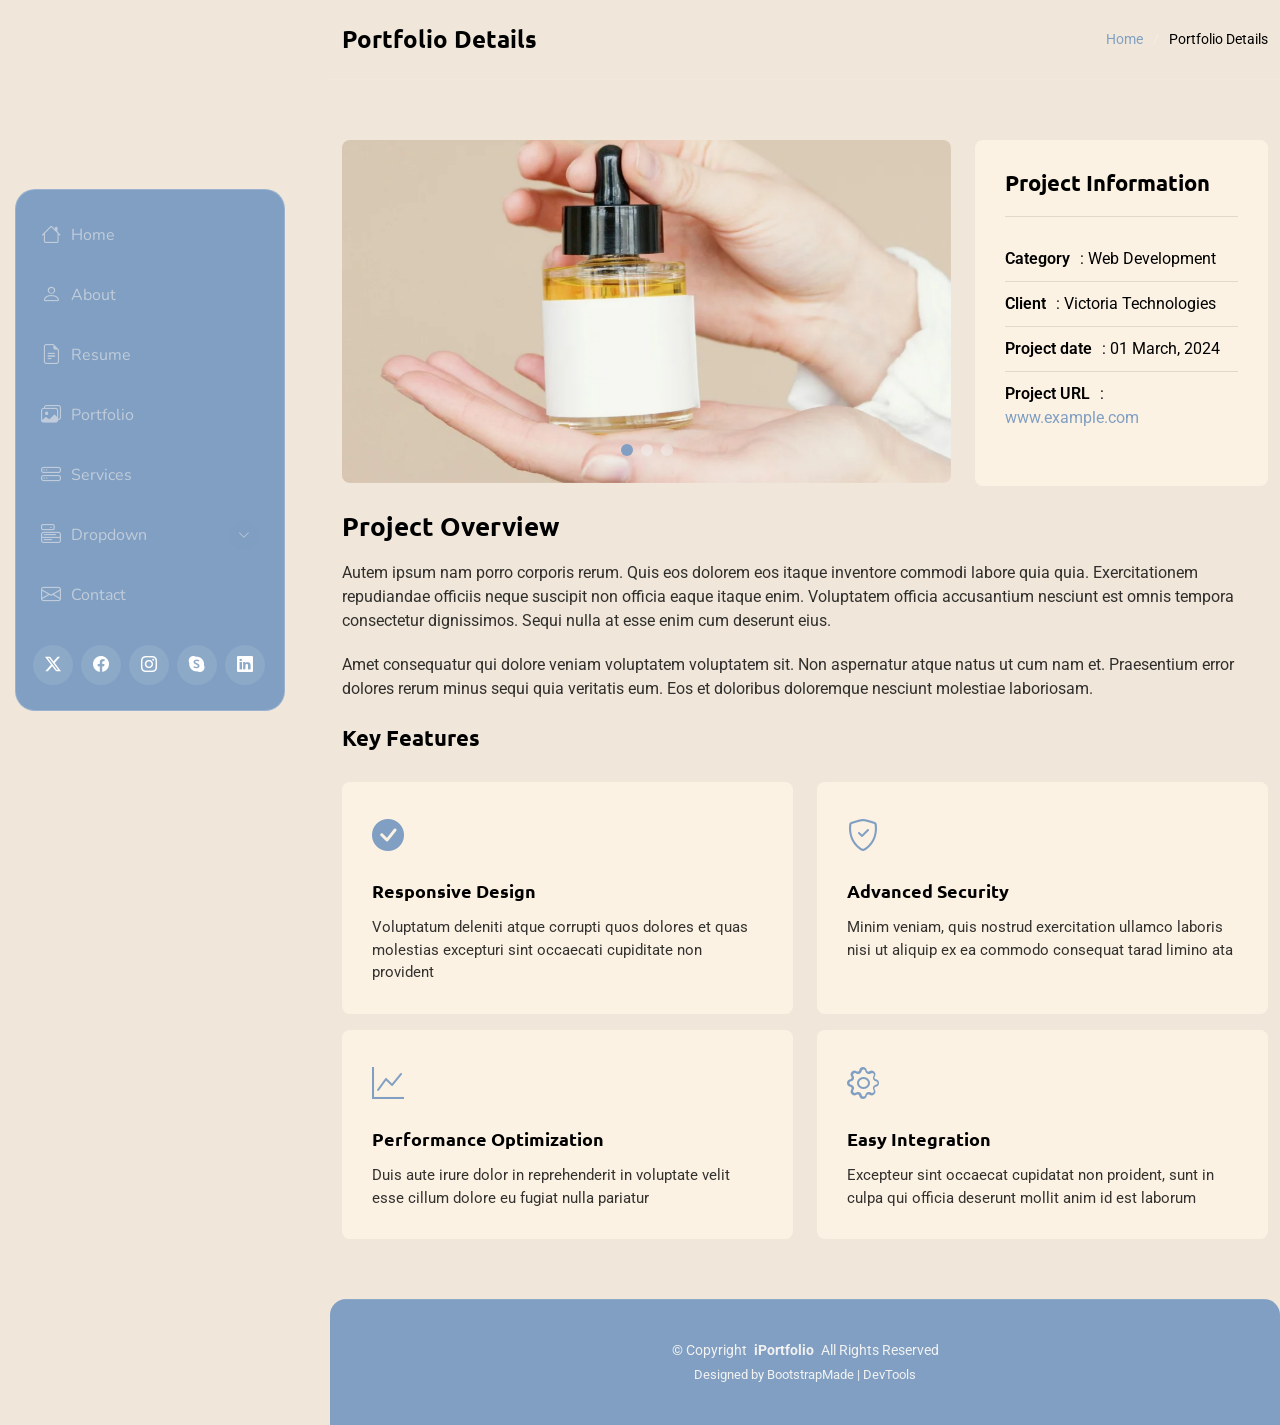
<file: portfolio-details.html>
<!DOCTYPE html>
<html lang="en">

<head>
  <meta charset="utf-8">
  <meta content="width=device-width, initial-scale=1.0" name="viewport">
  <title>Portfolio Details - SnapFolio Bootstrap Template</title>
  <meta name="description" content="">
  <meta name="keywords" content="">

  <!-- Favicons -->
  <link href="assets/img/favicon.png" rel="icon">
  <link href="assets/img/apple-touch-icon.png" rel="apple-touch-icon">

  <!-- Fonts -->
  <link href="https://fonts.googleapis.com" rel="preconnect">
  <link href="https://fonts.gstatic.com" rel="preconnect" crossorigin>
  <link href="https://fonts.googleapis.com/css2?family=Roboto:ital,wght@0,100;0,300;0,400;0,500;0,700;0,900;1,100;1,300;1,400;1,500;1,700;1,900&family=Ubuntu:ital,wght@0,300;0,400;0,500;0,700;1,300;1,400;1,500;1,700&family=Nunito:ital,wght@0,200;0,300;0,400;0,500;0,600;0,700;0,800;0,900;1,200;1,300;1,400;1,500;1,600;1,700;1,800;1,900&display=swap" rel="stylesheet">

  <!-- Vendor CSS Files -->
  <link href="assets/vendor/bootstrap/css/bootstrap.min.css" rel="stylesheet">
  <link href="assets/vendor/bootstrap-icons/bootstrap-icons.css" rel="stylesheet">
  <link href="assets/vendor/aos/aos.css" rel="stylesheet">
  <link href="assets/vendor/glightbox/css/glightbox.min.css" rel="stylesheet">
  <link href="assets/vendor/swiper/swiper-bundle.min.css" rel="stylesheet">

  <!-- Main CSS File -->
  <link href="assets/css/main.css" rel="stylesheet">

  <!-- =======================================================
  * Template Name: SnapFolio
  * Template URL: https://bootstrapmade.com/snapfolio-bootstrap-portfolio-template/
  * Updated: Jul 21 2025 with Bootstrap v5.3.7
  * Author: BootstrapMade.com
  * License: https://bootstrapmade.com/license/
  ======================================================== -->
</head>

<body class="portfolio-details-page">

  <header id="header" class="header dark-background d-flex flex-column justify-content-center">
    <i class="header-toggle d-xl-none bi bi-list"></i>

    <div class="header-container d-flex flex-column align-items-start">
      <nav id="navmenu" class="navmenu">
        <ul>
          <li><a href="#hero"><i class="bi bi-house navicon"></i>Home</a></li>
          <li><a href="#about"><i class="bi bi-person navicon"></i> About</a></li>
          <li><a href="#resume"><i class="bi bi-file-earmark-text navicon"></i> Resume</a></li>
          <li><a href="#portfolio"><i class="bi bi-images navicon"></i> Portfolio</a></li>
          <li><a href="#services"><i class="bi bi-hdd-stack navicon"></i> Services</a></li>
          <li class="dropdown"><a href="#"><i class="bi bi-menu-button navicon"></i> <span>Dropdown</span> <i class="bi bi-chevron-down toggle-dropdown"></i></a>
            <ul>
              <li><a href="#">Dropdown 1</a></li>
              <li class="dropdown"><a href="#"><span>Deep Dropdown</span> <i class="bi bi-chevron-down toggle-dropdown"></i></a>
                <ul>
                  <li><a href="#">Deep Dropdown 1</a></li>
                  <li><a href="#">Deep Dropdown 2</a></li>
                  <li><a href="#">Deep Dropdown 3</a></li>
                  <li><a href="#">Deep Dropdown 4</a></li>
                  <li><a href="#">Deep Dropdown 5</a></li>
                </ul>
              </li>
              <li><a href="#">Dropdown 2</a></li>
              <li><a href="#">Dropdown 3</a></li>
              <li><a href="#">Dropdown 4</a></li>
            </ul>
          </li>
          <li><a href="#contact"><i class="bi bi-envelope navicon"></i> Contact</a></li>
        </ul>
      </nav>

      <div class="social-links text-center">
        <a href="#" class="twitter"><i class="bi bi-twitter-x"></i></a>
        <a href="#" class="facebook"><i class="bi bi-facebook"></i></a>
        <a href="#" class="instagram"><i class="bi bi-instagram"></i></a>
        <a href="#" class="google-plus"><i class="bi bi-skype"></i></a>
        <a href="#" class="linkedin"><i class="bi bi-linkedin"></i></a>
      </div>

    </div>

  </header>

  <main class="main">

    <!-- Page Title -->
    <div class="page-title dark-background">
      <div class="container d-lg-flex justify-content-between align-items-center">
        <h1 class="mb-2 mb-lg-0">Portfolio Details</h1>
        <nav class="breadcrumbs">
          <ol>
            <li><a href="index.html">Home</a></li>
            <li class="current">Portfolio Details</li>
          </ol>
        </nav>
      </div>
    </div><!-- End Page Title -->

    <!-- Portfolio Details Section -->
    <section id="portfolio-details" class="portfolio-details section">

      <div class="container" data-aos="fade-up" data-aos-delay="100">

        <div class="row gy-4">

          <div class="col-lg-8">
            <div class="portfolio-details-slider swiper init-swiper">

              <script type="application/json" class="swiper-config">
                {
                  "loop": true,
                  "speed": 600,
                  "autoplay": {
                    "delay": 5000
                  },
                  "slidesPerView": "auto",
                  "pagination": {
                    "el": ".swiper-pagination",
                    "type": "bullets",
                    "clickable": true
                  }
                }
              </script>

              <div class="swiper-wrapper align-items-center">

                <div class="swiper-slide">
                  <img src="assets/img/portfolio/portfolio-1.webp" alt="Portfolio Image" class="img-fluid" loading="lazy">
                </div>

                <div class="swiper-slide">
                  <img src="assets/img/portfolio/portfolio-10.webp" alt="Portfolio Image" class="img-fluid" loading="lazy">
                </div>

                <div class="swiper-slide">
                  <img src="assets/img/portfolio/portfolio-7.webp" alt="Portfolio Image" class="img-fluid" loading="lazy">
                </div>

              </div>
              <div class="swiper-pagination"></div>
            </div>
          </div>

          <div class="col-lg-4">
            <div class="portfolio-info" data-aos="fade-left" data-aos-delay="200">
              <h3>Project Information</h3>
              <ul>
                <li><strong>Category</strong>: Web Development</li>
                <li><strong>Client</strong>: Victoria Technologies</li>
                <li><strong>Project date</strong>: 01 March, 2024</li>
                <li><strong>Project URL</strong>: <a href="#" target="_blank">www.example.com</a></li>
              </ul>
            </div>
          </div>

          <div class="col-lg-12">
            <div class="portfolio-description" data-aos="fade-up" data-aos-delay="300">
              <h2>Project Overview</h2>
              <p>
                Autem ipsum nam porro corporis rerum. Quis eos dolorem eos itaque inventore commodi labore quia quia. Exercitationem repudiandae officiis neque suscipit non officia eaque itaque enim. Voluptatem officia accusantium nesciunt est omnis tempora consectetur dignissimos. Sequi nulla at esse enim cum deserunt eius.
              </p>
              <p>
                Amet consequatur qui dolore veniam voluptatem voluptatem sit. Non aspernatur atque natus ut cum nam et. Praesentium error dolores rerum minus sequi quia veritatis eum. Eos et doloribus doloremque nesciunt molestiae laboriosam.
              </p>

              <div class="features mt-4">
                <h3>Key Features</h3>
                <div class="row gy-3">
                  <div class="col-md-6">
                    <div class="feature-item" data-aos="fade-up" data-aos-delay="400">
                      <i class="bi bi-check-circle-fill"></i>
                      <h4>Responsive Design</h4>
                      <p>Voluptatum deleniti atque corrupti quos dolores et quas molestias excepturi sint occaecati cupiditate non provident</p>
                    </div>
                  </div>

                  <div class="col-md-6">
                    <div class="feature-item" data-aos="fade-up" data-aos-delay="500">
                      <i class="bi bi-shield-check"></i>
                      <h4>Advanced Security</h4>
                      <p>Minim veniam, quis nostrud exercitation ullamco laboris nisi ut aliquip ex ea commodo consequat tarad limino ata</p>
                    </div>
                  </div>

                  <div class="col-md-6">
                    <div class="feature-item" data-aos="fade-up" data-aos-delay="600">
                      <i class="bi bi-graph-up"></i>
                      <h4>Performance Optimization</h4>
                      <p>Duis aute irure dolor in reprehenderit in voluptate velit esse cillum dolore eu fugiat nulla pariatur</p>
                    </div>
                  </div>

                  <div class="col-md-6">
                    <div class="feature-item" data-aos="fade-up" data-aos-delay="700">
                      <i class="bi bi-gear"></i>
                      <h4>Easy Integration</h4>
                      <p>Excepteur sint occaecat cupidatat non proident, sunt in culpa qui officia deserunt mollit anim id est laborum</p>
                    </div>
                  </div>
                </div>
              </div>
            </div>
          </div>

        </div>

      </div>

    </section><!-- /Portfolio Details Section -->

  </main>

  <footer id="footer" class="footer position-relative">

    <div class="container">
      <div class="copyright text-center ">
        <p>© <span>Copyright</span> <strong class="px-1 sitename">iPortfolio</strong> <span>All Rights Reserved</span></p>
      </div>
      <div class="credits">
        <!-- All the links in the footer should remain intact. -->
        <!-- You can delete the links only if you've purchased the pro version. -->
        <!-- Licensing information: https://bootstrapmade.com/license/ -->
        <!-- Purchase the pro version with working PHP/AJAX contact form: [buy-url] -->
        Designed by <a href="https://bootstrapmade.com/">BootstrapMade</a> | <a href="https://bootstrapmade.com/tools/">DevTools</a>
      </div>
    </div>

  </footer>

  <!-- Scroll Top -->
  <a href="#" id="scroll-top" class="scroll-top d-flex align-items-center justify-content-center"><i class="bi bi-arrow-up-short"></i></a>

  <!-- Preloader -->
  <div id="preloader"></div>

  <!-- Vendor JS Files -->
  <script src="assets/vendor/bootstrap/js/bootstrap.bundle.min.js"></script>
  <script src="assets/vendor/php-email-form/validate.js"></script>
  <script src="assets/vendor/aos/aos.js"></script>
  <script src="assets/vendor/typed.js/typed.umd.js"></script>
  <script src="assets/vendor/purecounter/purecounter_vanilla.js"></script>
  <script src="assets/vendor/waypoints/noframework.waypoints.js"></script>
  <script src="assets/vendor/isotope-layout/isotope.pkgd.min.js"></script>
  <script src="assets/vendor/imagesloaded/imagesloaded.pkgd.min.js"></script>
  <script src="assets/vendor/glightbox/js/glightbox.min.js"></script>
  <script src="assets/vendor/swiper/swiper-bundle.min.js"></script>

  <!-- Main JS File -->
  <script src="assets/js/main.js"></script>

</body>

</html>
</file>
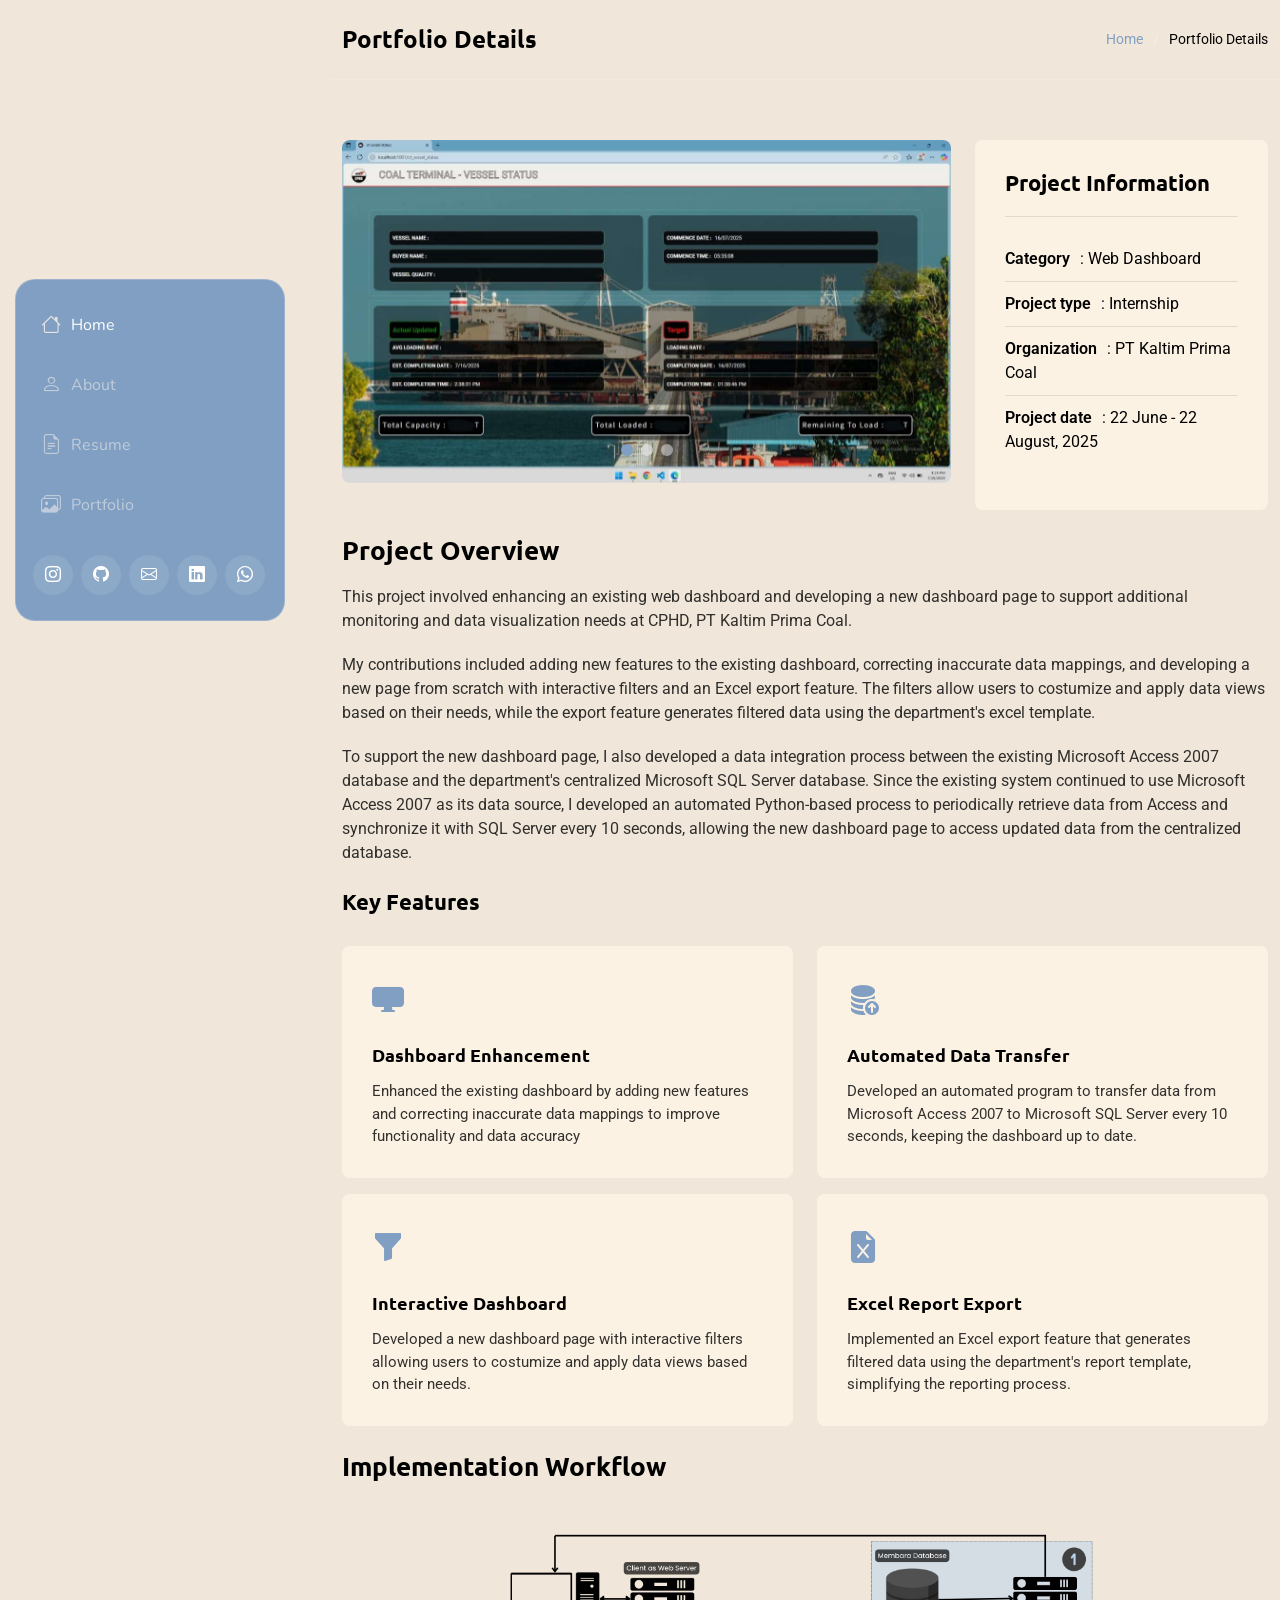
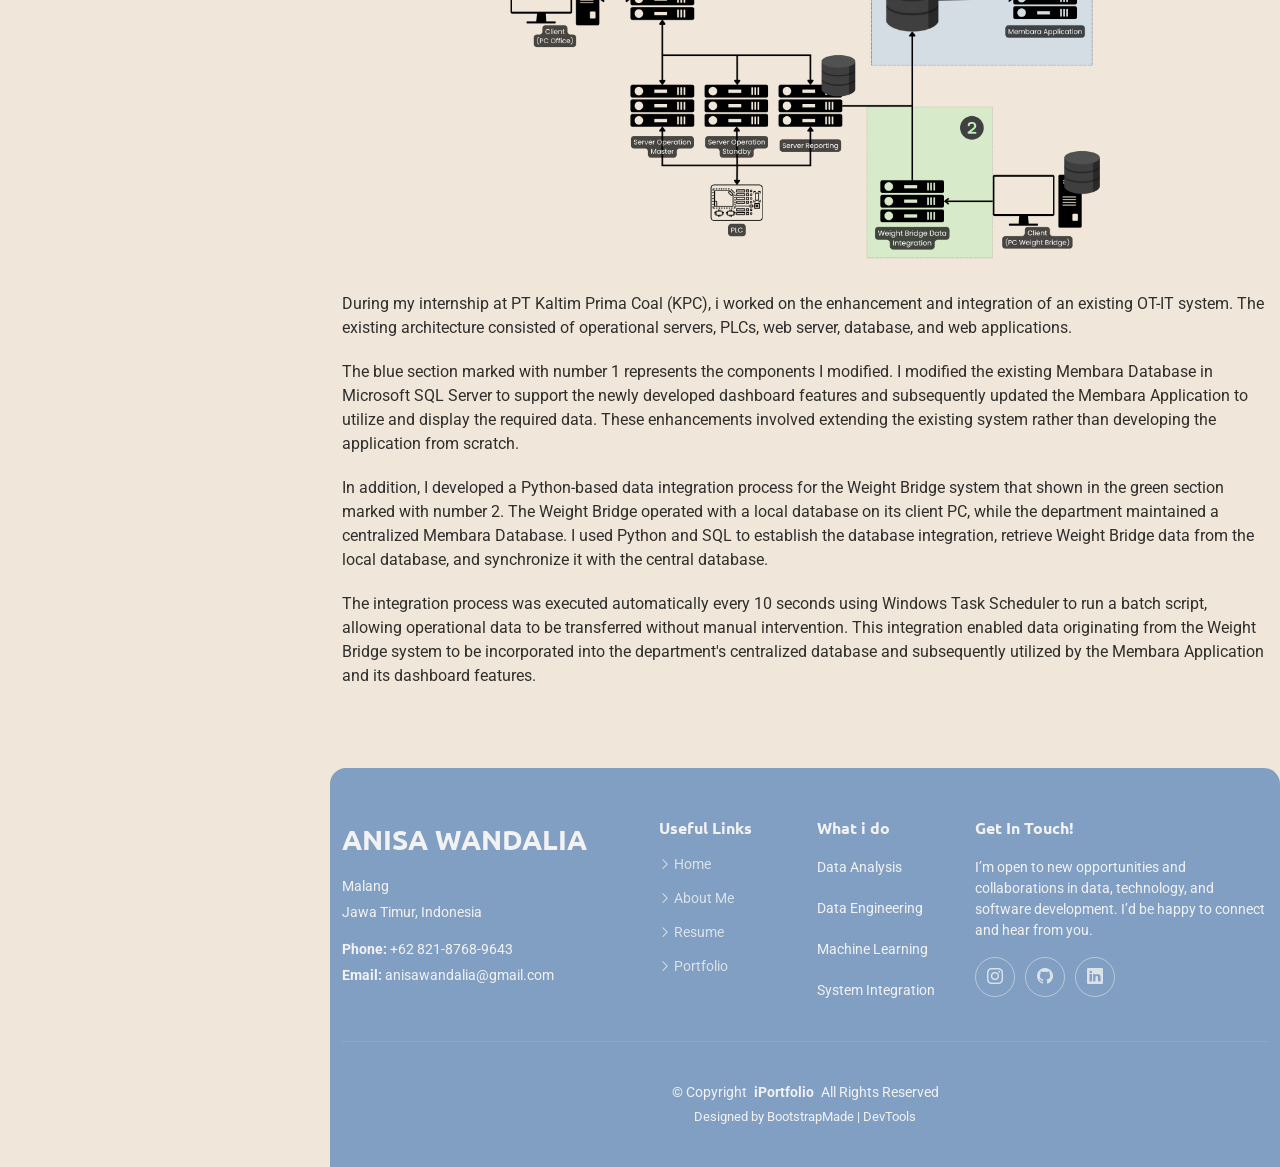
<file: portfolio1-details.html>
<!DOCTYPE html>
<html lang="en">

<head>
  <meta charset="utf-8">
  <meta content="width=device-width, initial-scale=1.0" name="viewport">
  <title>Internal Web Dashboard - Internship</title>
  <meta name="description" content="">
  <meta name="keywords" content="">

  <!-- Favicons -->
  <link href="assets/img/favicon.png" rel="icon">
  <link href="assets/img/apple-touch-icon.png" rel="apple-touch-icon">

  <!-- Fonts -->
  <link href="https://fonts.googleapis.com" rel="preconnect">
  <link href="https://fonts.gstatic.com" rel="preconnect" crossorigin>
  <link href="https://fonts.googleapis.com/css2?family=Roboto:ital,wght@0,100;0,300;0,400;0,500;0,700;0,900;1,100;1,300;1,400;1,500;1,700;1,900&family=Ubuntu:ital,wght@0,300;0,400;0,500;0,700;1,300;1,400;1,500;1,700&family=Nunito:ital,wght@0,200;0,300;0,400;0,500;0,600;0,700;0,800;0,900;1,200;1,300;1,400;1,500;1,600;1,700;1,800;1,900&display=swap" rel="stylesheet">

  <!-- Vendor CSS Files -->
  <link href="assets/vendor/bootstrap/css/bootstrap.min.css" rel="stylesheet">
  <link href="assets/vendor/bootstrap-icons/bootstrap-icons.css" rel="stylesheet">
  <link href="assets/vendor/aos/aos.css" rel="stylesheet">
  <link href="assets/vendor/glightbox/css/glightbox.min.css" rel="stylesheet">
  <link href="assets/vendor/swiper/swiper-bundle.min.css" rel="stylesheet">

  <!-- Main CSS File -->
  <link href="assets/css/main.css" rel="stylesheet">

  <!-- =======================================================
  * Template Name: SnapFolio
  * Template URL: https://bootstrapmade.com/snapfolio-bootstrap-portfolio-template/
  * Updated: Jul 21 2025 with Bootstrap v5.3.7
  * Author: BootstrapMade.com
  * License: https://bootstrapmade.com/license/
  ======================================================== -->
</head>

<body class="portfolio-details-page">

  <header id="header" class="header dark-background d-flex flex-column justify-content-center">
    <i class="header-toggle d-xl-none bi bi-list"></i>

    <div class="header-container d-flex flex-column align-items-start">
      <nav id="navmenu" class="navmenu">
        <ul>
          <li><a href="index.html#hero" class="active"><i class="bi bi-house navicon"></i>Home</a></li>
          <li><a href="index.html#about"><i class="bi bi-person navicon"></i> About</a></li>
          <li><a href="index.html#resume"><i class="bi bi-file-earmark-text navicon"></i> Resume</a></li>
          <li><a href="index.html#portfolio"><i class="bi bi-images navicon"></i> Portfolio</a></li>
        </ul>
      </nav>

      <div class="social-links text-center">
        <a href="https://www.instagram.com/awenut_"><i class="bi bi-instagram"></i></a>
        <a href="https://github.com/AnisaWandalia"><i class="bi bi-github"></i></a>
        <a href="mailto:anisawandalia@gmail.com"><i class="bi bi-envelope"></i></a>
        <a href="https://linkedin.com/in/anisawandalia"><i class="bi bi-linkedin"></i></a>
        <a href="https://wa.me/6282187689643"><i class="bi bi-whatsapp"></i></a>
      </div>
    </div>

  </header>

  <main class="main">

    <!-- Page Title -->
    <div class="page-title dark-background">
      <div class="container d-lg-flex justify-content-between align-items-center">
        <h1 class="mb-2 mb-lg-0">Portfolio Details</h1>
        <nav class="breadcrumbs">
          <ol>
            <li><a href="index.html">Home</a></li>
            <li class="current">Portfolio Details</li>
          </ol>
        </nav>
      </div>
    </div><!-- End Page Title -->

    <!-- Portfolio Details Section -->
    <section id="portfolio-details" class="portfolio-details section">

      <div class="container" data-aos="fade-up" data-aos-delay="100">

        <div class="row gy-4">

          <div class="col-lg-8">
            <div class="portfolio-details-slider swiper init-swiper">

              <script type="application/json" class="swiper-config">
                {
                  "loop": true,
                  "speed": 600,
                  "autoplay": {
                    "delay": 5000
                  },
                  "slidesPerView": "auto",
                  "pagination": {
                    "el": ".swiper-pagination",
                    "type": "bullets",
                    "clickable": true
                  }
                }
              </script>

              <div class="swiper-wrapper align-items-center">

                <div class="swiper-slide">
                  <img src="assets/img/portfolio/KPC2.jpg" alt="Portfolio Image" class="img-fluid" loading="lazy">
                </div>

                <div class="swiper-slide">
                  <img src="assets/img/portfolio/KPC3.jpg" alt="Portfolio Image" class="img-fluid" loading="lazy">
                </div>

                <div class="swiper-slide">
                  <img src="assets/img/portfolio/KPC4.jpg" alt="Portfolio Image" class="img-fluid" loading="lazy">
                </div>

              </div>
              <div class="swiper-pagination"></div>
            </div>
          </div>

          <div class="col-lg-4">
            <div class="portfolio-info" data-aos="fade-left" data-aos-delay="200">
              <h3>Project Information</h3>
              <ul>
                <li><strong>Category</strong>: Web Dashboard</li>
                <li><strong>Project type</strong>: Internship</li>
                <li><strong>Organization</strong>: PT Kaltim Prima Coal</li>
                <li><strong>Project date</strong>: 22 June - 22 August, 2025</li>
              </ul>
            </div>
          </div>

          <div class="col-lg-12">
            <div class="portfolio-description" data-aos="fade-up" data-aos-delay="300">
              <h2>Project Overview</h2>
              <p>
                This project involved enhancing an existing web dashboard and developing a new dashboard page to support additional monitoring and data visualization needs at CPHD, PT Kaltim Prima Coal.
              <p>
                My contributions included adding new features to the existing dashboard, correcting inaccurate data mappings, and developing a new page from scratch with interactive filters and an Excel export feature. The filters allow users to costumize and apply data views based on their needs, while the export feature generates filtered data using the department's excel template.
              </p>
              <p>
                To support the new dashboard page, I also developed a data integration process between the existing Microsoft Access 2007 database and the department's centralized Microsoft SQL Server database. Since the existing system continued to use Microsoft Access 2007 as its data source, I developed an automated Python-based process to periodically retrieve data from Access and synchronize it with SQL Server every 10 seconds, allowing the new dashboard page to access updated data from the centralized database.
              </p>

              <div class="features mt-4">
                <h3>Key Features</h3>
                <div class="row gy-3">
                  <div class="col-md-6">
                    <div class="feature-item" data-aos="fade-up" data-aos-delay="400">
                      <i class="bi bi-display-fill"></i>
                      <h4>Dashboard Enhancement</h4>
                      <p>Enhanced the existing dashboard by adding new features and correcting inaccurate data mappings to improve functionality and data accuracy</p>
                    </div>
                  </div>

                  <div class="col-md-6">
                    <div class="feature-item" data-aos="fade-up" data-aos-delay="500">
                      <i class="bi bi-database-fill-up"></i>
                      <h4>Automated Data Transfer</h4>
                      <p>Developed an automated program to transfer data from Microsoft Access 2007 to Microsoft SQL Server every 10 seconds, keeping the dashboard up to date.</p>
                    </div>
                  </div>

                  <div class="col-md-6">
                    <div class="feature-item" data-aos="fade-up" data-aos-delay="600">
                      <i class="bi bi-funnel-fill"></i>
                      <h4>Interactive Dashboard</h4>
                      <p>Developed a new dashboard page with interactive filters allowing users to costumize and apply data views based on their needs.</p>
                    </div>
                  </div>

                  <div class="col-md-6">
                    <div class="feature-item" data-aos="fade-up" data-aos-delay="700">
                      <i class="bi bi-file-earmark-excel-fill"></i>
                      <h4>Excel Report Export</h4>
                      <p>Implemented an Excel export feature that generates filtered data using the department's report template, simplifying the reporting process.</p>
                    </div>
                  </div>
                </div>
              </div>
            </div>
          </div>
          <div class="col-lg-12">
            <div class="portfolio-description">
              <h2>Implementation Workflow</h2>
            </div>
          </div>
          <div class="col-lg-8 mx-auto">
            <img src="assets/img/portfolio/KPC5.png" alt="Portfolio Image" class="img-fluid" loading="lazy">
          </div>
          <div class="col-lg-12">
            <div class="portfolio-description" data-aos="fade-up" data-aos-delay="300">
              <p>
                During my internship at PT Kaltim Prima Coal (KPC), i worked on the enhancement and integration of an existing OT-IT system. The existing architecture consisted of operational servers, PLCs, web server, database, and web applications.
              <p>
                The blue section marked with number 1 represents the components I modified. I modified the existing Membara Database in Microsoft SQL Server to support the newly developed dashboard features and subsequently updated the Membara Application to utilize and display the required data. These enhancements involved extending the existing system rather than developing the application from scratch.
              </p>
              <p>
                In addition, I developed a Python-based data integration process for the Weight Bridge system that shown in the green section marked with number 2. The Weight Bridge operated with a local database on its client PC, while the department maintained a centralized Membara Database. I used Python and SQL to establish the database integration, retrieve Weight Bridge data from the local database, and synchronize it with the central database.
              </p>
              <p>
                The integration process was executed automatically every 10 seconds using Windows Task Scheduler to run a batch script, allowing operational data to be transferred without manual intervention. This integration enabled data originating from the Weight Bridge system to be incorporated into the department's centralized database and subsequently utilized by the Membara Application and its dashboard features.
              </p>
            </div>
          </div>
        </div>

      </div>

    </section><!-- /Portfolio Details Section -->

  </main>

  <footer id="footer" class="footer position-relative">
    <div class="container footer-top">
      <div class="row gy-4">
        <div class="col-lg-4 col-md-6 footer-about">
          <a href="index.html" class="d-flex align-items-center">
            <span class="sitename">Anisa Wandalia</span>
          </a>
          <div class="footer-contact pt-3">
            <p>Malang</p>
            <p>Jawa Timur, Indonesia</p>
            <p class="mt-3"><strong>Phone:</strong> <span>+62 821-8768-9643</span></p>
            <p><strong>Email:</strong> <span>anisawandalia@gmail.com</span></p>
          </div>
        </div>

        <div class="col-lg-2 col-md-3 footer-links">
          <h4>Useful Links</h4>
          <ul>
            <li><i class="bi bi-chevron-right"></i> <a href="#hero">Home</a></li>
            <li><i class="bi bi-chevron-right"></i> <a href="#about">About Me</a></li>
            <li><i class="bi bi-chevron-right"></i> <a href="#resume">Resume</a></li>
            <li><i class="bi bi-chevron-right"></i> <a href="#portfolio">Portfolio</a></li>
          </ul>
        </div>

        <div class="col-lg-2 col-md-3 footer-links">
          <h4>What i do</h4>
          <ul>
            <li>Data Analysis</li>
            <li>Data Engineering</li>
            <li>Machine Learning</li>
            <li>System Integration</li>
          </ul>
        </div>

        <div class="col-lg-4 col-md-12">
          <h4>Get In Touch!</h4>
          <p>I’m open to new opportunities and collaborations in data, technology, and software development. I’d be happy to connect and hear from you.</p>
          <div class="social-links d-flex">
            <a href="https://www.instagram.com/awenut_"><i class="bi bi-instagram"></i></a>
            <a href="https://github.com/AnisaWandalia"><i class="bi bi-github"></i></a>
            <a href="https://linkedin.com/in/anisawandalia"><i class="bi bi-linkedin"></i></a>
          </div>
        </div>

      </div>
    </div>

    <div class="container">
      <div class="copyright text-center ">
        <p>© <span>Copyright</span> <strong class="px-1 sitename">iPortfolio</strong> <span>All Rights Reserved</span></p>
      </div>
      <div class="credits">
        <!-- All the links in the footer should remain intact. -->
        <!-- You can delete the links only if you've purchased the pro version. -->
        <!-- Licensing information: https://bootstrapmade.com/license/ -->
        <!-- Purchase the pro version with working PHP/AJAX contact form: [buy-url] -->
        Designed by <a href="https://bootstrapmade.com/">BootstrapMade</a> | <a href="https://bootstrapmade.com/tools/">DevTools</a>
      </div>
    </div>

  </footer>

  <!-- Scroll Top -->
  <a href="#" id="scroll-top" class="scroll-top d-flex align-items-center justify-content-center"><i class="bi bi-arrow-up-short"></i></a>

  <!-- Preloader -->
  <div id="preloader"></div>

  <!-- Vendor JS Files -->
  <script src="assets/vendor/bootstrap/js/bootstrap.bundle.min.js"></script>
  <script src="assets/vendor/php-email-form/validate.js"></script>
  <script src="assets/vendor/aos/aos.js"></script>
  <script src="assets/vendor/typed.js/typed.umd.js"></script>
  <script src="assets/vendor/purecounter/purecounter_vanilla.js"></script>
  <script src="assets/vendor/waypoints/noframework.waypoints.js"></script>
  <script src="assets/vendor/isotope-layout/isotope.pkgd.min.js"></script>
  <script src="assets/vendor/imagesloaded/imagesloaded.pkgd.min.js"></script>
  <script src="assets/vendor/glightbox/js/glightbox.min.js"></script>
  <script src="assets/vendor/swiper/swiper-bundle.min.js"></script>

  <!-- Main JS File -->
  <script src="assets/js/main.js"></script>

</body>

</html>
</file>
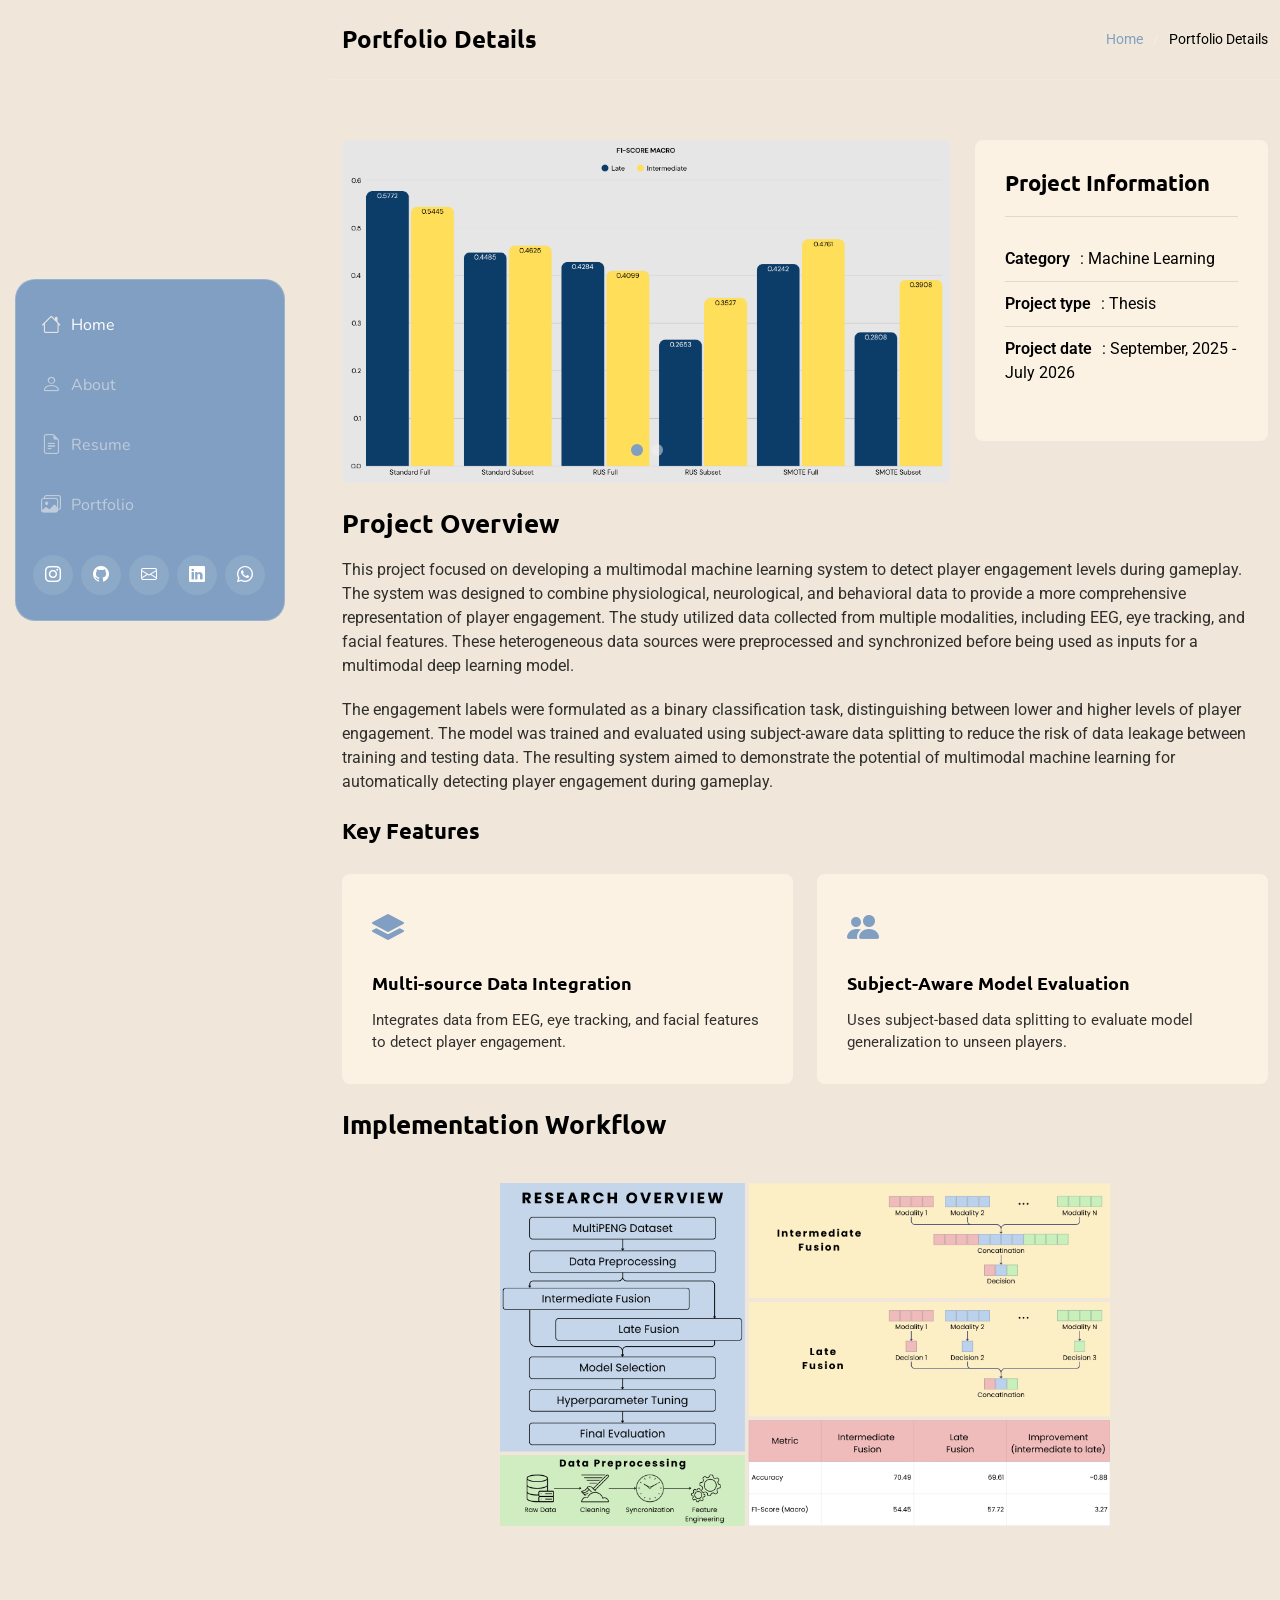
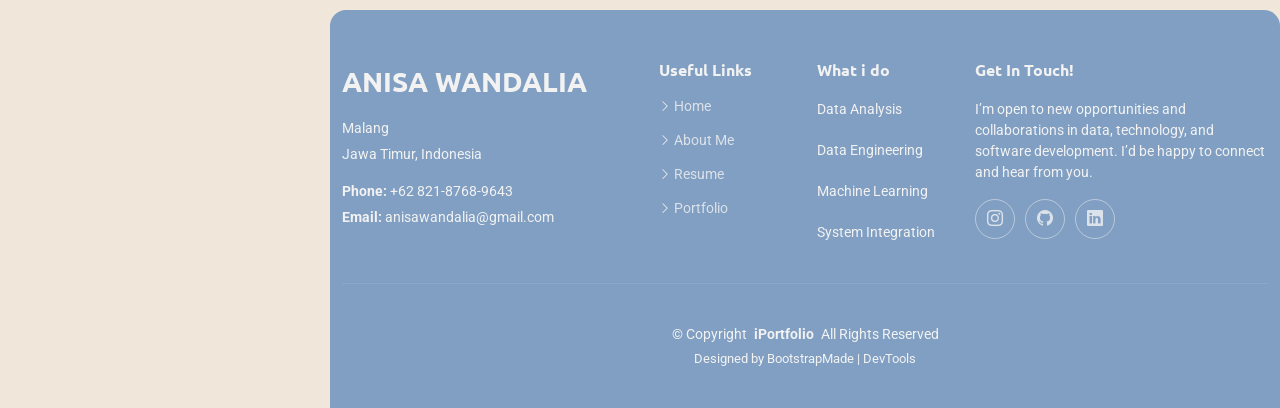
<file: portfolio2-details.html>
<!DOCTYPE html>
<html lang="en">

<head>
  <meta charset="utf-8">
  <meta content="width=device-width, initial-scale=1.0" name="viewport">
  <title>Player Engagement Detection - Thesis</title>
  <meta name="description" content="">
  <meta name="keywords" content="">

  <!-- Favicons -->
  <link href="assets/img/favicon.png" rel="icon">
  <link href="assets/img/apple-touch-icon.png" rel="apple-touch-icon">

  <!-- Fonts -->
  <link href="https://fonts.googleapis.com" rel="preconnect">
  <link href="https://fonts.gstatic.com" rel="preconnect" crossorigin>
  <link href="https://fonts.googleapis.com/css2?family=Roboto:ital,wght@0,100;0,300;0,400;0,500;0,700;0,900;1,100;1,300;1,400;1,500;1,700;1,900&family=Ubuntu:ital,wght@0,300;0,400;0,500;0,700;1,300;1,400;1,500;1,700&family=Nunito:ital,wght@0,200;0,300;0,400;0,500;0,600;0,700;0,800;0,900;1,200;1,300;1,400;1,500;1,600;1,700;1,800;1,900&display=swap" rel="stylesheet">

  <!-- Vendor CSS Files -->
  <link href="assets/vendor/bootstrap/css/bootstrap.min.css" rel="stylesheet">
  <link href="assets/vendor/bootstrap-icons/bootstrap-icons.css" rel="stylesheet">
  <link href="assets/vendor/aos/aos.css" rel="stylesheet">
  <link href="assets/vendor/glightbox/css/glightbox.min.css" rel="stylesheet">
  <link href="assets/vendor/swiper/swiper-bundle.min.css" rel="stylesheet">

  <!-- Main CSS File -->
  <link href="assets/css/main.css" rel="stylesheet">

  <!-- =======================================================
  * Template Name: SnapFolio
  * Template URL: https://bootstrapmade.com/snapfolio-bootstrap-portfolio-template/
  * Updated: Jul 21 2025 with Bootstrap v5.3.7
  * Author: BootstrapMade.com
  * License: https://bootstrapmade.com/license/
  ======================================================== -->
</head>

<body class="portfolio-details-page">

  <header id="header" class="header dark-background d-flex flex-column justify-content-center">
    <i class="header-toggle d-xl-none bi bi-list"></i>

    <div class="header-container d-flex flex-column align-items-start">
      <nav id="navmenu" class="navmenu">
        <ul>
          <li><a href="index.html#hero" class="active"><i class="bi bi-house navicon"></i>Home</a></li>
          <li><a href="index.html#about"><i class="bi bi-person navicon"></i> About</a></li>
          <li><a href="index.html#resume"><i class="bi bi-file-earmark-text navicon"></i> Resume</a></li>
          <li><a href="index.html#portfolio"><i class="bi bi-images navicon"></i> Portfolio</a></li>
        </ul>
      </nav>

      <div class="social-links text-center">
        <a href="https://www.instagram.com/awenut_"><i class="bi bi-instagram"></i></a>
        <a href="https://github.com/AnisaWandalia"><i class="bi bi-github"></i></a>
        <a href="mailto:anisawandalia@gmail.com"><i class="bi bi-envelope"></i></a>
        <a href="https://linkedin.com/in/anisawandalia"><i class="bi bi-linkedin"></i></a>
        <a href="https://wa.me/6282187689643"><i class="bi bi-whatsapp"></i></a>
      </div>
    </div>

  </header>

  <main class="main">

    <!-- Page Title -->
    <div class="page-title dark-background">
      <div class="container d-lg-flex justify-content-between align-items-center">
        <h1 class="mb-2 mb-lg-0">Portfolio Details</h1>
        <nav class="breadcrumbs">
          <ol>
            <li><a href="index.html">Home</a></li>
            <li class="current">Portfolio Details</li>
          </ol>
        </nav>
      </div>
    </div><!-- End Page Title -->

    <!-- Portfolio Details Section -->
    <section id="portfolio-details" class="portfolio-details section">

      <div class="container" data-aos="fade-up" data-aos-delay="100">

        <div class="row gy-4">

          <div class="col-lg-8">
            <div class="portfolio-details-slider swiper init-swiper">

              <script type="application/json" class="swiper-config">
                {
                  "loop": true,
                  "speed": 600,
                  "autoplay": {
                    "delay": 5000
                  },
                  "slidesPerView": "auto",
                  "pagination": {
                    "el": ".swiper-pagination",
                    "type": "bullets",
                    "clickable": true
                  }
                }
              </script>

              <div class="swiper-wrapper align-items-center">

                <div class="swiper-slide">
                  <img src="assets/img/portfolio/thesis1.png" alt="Portfolio Image" class="img-fluid" loading="lazy">
                </div>

                <div class="swiper-slide">
                  <img src="assets/img/portfolio/thesis2.jpg" alt="Portfolio Image" class="img-fluid" loading="lazy">
                </div>

              </div>
              <div class="swiper-pagination"></div>
            </div>
          </div>

          <div class="col-lg-4">
            <div class="portfolio-info" data-aos="fade-left" data-aos-delay="200">
              <h3>Project Information</h3>
              <ul>
                <li><strong>Category</strong>: Machine Learning</li>
                <li><strong>Project type</strong>: Thesis</li>
                <li><strong>Project date</strong>: September, 2025 - July 2026</li>
              </ul>
            </div>
          </div>

          <div class="col-lg-12">
            <div class="portfolio-description" data-aos="fade-up" data-aos-delay="300">
              <h2>Project Overview</h2>
              <p>
                This project focused on developing a multimodal machine learning system to detect player engagement levels during gameplay. The system was designed to combine physiological, neurological, and behavioral data to provide a more comprehensive representation of player engagement. The study utilized data collected from multiple modalities, including EEG, eye tracking, and facial features. These heterogeneous data sources were preprocessed and synchronized before being used as inputs for a multimodal deep learning model.
              </p>
              <p>
                The engagement labels were formulated as a binary classification task, distinguishing between lower and higher levels of player engagement. The model was trained and evaluated using subject-aware data splitting to reduce the risk of data leakage between training and testing data. The resulting system aimed to demonstrate the potential of multimodal machine learning for automatically detecting player engagement during gameplay.
              </p>

              <div class="features mt-4">
                <h3>Key Features</h3>
                <div class="row gy-3">
                  <div class="col-md-6">
                    <div class="feature-item" data-aos="fade-up" data-aos-delay="400">
                      <i class="bi bi-layers-fill"></i>
                      <h4>Multi-source Data Integration</h4>
                      <p>
                        Integrates data from EEG, eye tracking, and facial features to detect player engagement.
                      </p>
                      </div>
                  </div>

                  <div class="col-md-6">
                    <div class="feature-item" data-aos="fade-up" data-aos-delay="500">
                      <i class="bi bi-people-fill"></i>
                      <h4>Subject-Aware Model Evaluation</h4>
                      <p>
                        Uses subject-based data splitting to evaluate model generalization to unseen players.
                      </p>
                    </div>
                  </div>

                </div>
              </div>
            </div>
          </div>
          <div class="col-lg-12">
            <div class="portfolio-description">
              <h2>Implementation Workflow</h2>
            </div>
          </div>
          <div class="col-lg-8 mx-auto">
            <img src="assets/img/portfolio/thesis4.png" alt="Portfolio Image" class="img-fluid" loading="lazy">
          </div>
          <div class="col-lg-12">
            <div class="portfolio-description" data-aos="fade-up" data-aos-delay="300">
              <!-- <p>
                This project involved enhancing an existing web dashboard and developing a new dashboard page to support additional monitoring and data visualization needs at CPHD, PT Kaltim Prima Coal.
              <p>
                My contributions included adding new features to the existing dashboard, correcting inaccurate data mappings, and developing a new page from scratch with interactive filters and an Excel export feature. The filters allow users to costumize and apply data views based on their needs, while the export feature generates filtered data using the department's excel template.
              </p>
              <p>
                I also migrated the new page's database from Microsoft Access 2007 to Microsoft SQL Server. Since the existing system continued to use Microsoft Access 2007 as the data source, i developed an automated data transfer program to periodically retrieve data from Microsoft Access 2007 and transfer it to Microsoft SQL Server every 10 seconds, allowing the new dashboard page to access updated data from SQL Server database.
              </p> -->
            </div>
          </div>
        </div>

      </div>

    </section><!-- /Portfolio Details Section -->

  </main>

  <footer id="footer" class="footer position-relative">
    <div class="container footer-top">
      <div class="row gy-4">
        <div class="col-lg-4 col-md-6 footer-about">
          <a href="index.html" class="d-flex align-items-center">
            <span class="sitename">Anisa Wandalia</span>
          </a>
          <div class="footer-contact pt-3">
            <p>Malang</p>
            <p>Jawa Timur, Indonesia</p>
            <p class="mt-3"><strong>Phone:</strong> <span>+62 821-8768-9643</span></p>
            <p><strong>Email:</strong> <span>anisawandalia@gmail.com</span></p>
          </div>
        </div>

        <div class="col-lg-2 col-md-3 footer-links">
          <h4>Useful Links</h4>
          <ul>
            <li><i class="bi bi-chevron-right"></i> <a href="#hero">Home</a></li>
            <li><i class="bi bi-chevron-right"></i> <a href="#about">About Me</a></li>
            <li><i class="bi bi-chevron-right"></i> <a href="#resume">Resume</a></li>
            <li><i class="bi bi-chevron-right"></i> <a href="#portfolio">Portfolio</a></li>
          </ul>
        </div>

        <div class="col-lg-2 col-md-3 footer-links">
          <h4>What i do</h4>
          <ul>
            <li>Data Analysis</li>
            <li>Data Engineering</li>
            <li>Machine Learning</li>
            <li>System Integration</li>
          </ul>
        </div>

        <div class="col-lg-4 col-md-12">
          <h4>Get In Touch!</h4>
          <p>I’m open to new opportunities and collaborations in data, technology, and software development. I’d be happy to connect and hear from you.</p>
          <div class="social-links d-flex">
            <a href="https://www.instagram.com/awenut_"><i class="bi bi-instagram"></i></a>
            <a href="https://github.com/AnisaWandalia"><i class="bi bi-github"></i></a>
            <a href="https://linkedin.com/in/anisawandalia"><i class="bi bi-linkedin"></i></a>
          </div>
        </div>

      </div>
    </div>

    <div class="container">
      <div class="copyright text-center ">
        <p>© <span>Copyright</span> <strong class="px-1 sitename">iPortfolio</strong> <span>All Rights Reserved</span></p>
      </div>
      <div class="credits">
        <!-- All the links in the footer should remain intact. -->
        <!-- You can delete the links only if you've purchased the pro version. -->
        <!-- Licensing information: https://bootstrapmade.com/license/ -->
        <!-- Purchase the pro version with working PHP/AJAX contact form: [buy-url] -->
        Designed by <a href="https://bootstrapmade.com/">BootstrapMade</a> | <a href="https://bootstrapmade.com/tools/">DevTools</a>
      </div>
    </div>

  </footer>

  <!-- Scroll Top -->
  <a href="#" id="scroll-top" class="scroll-top d-flex align-items-center justify-content-center"><i class="bi bi-arrow-up-short"></i></a>

  <!-- Preloader -->
  <div id="preloader"></div>

  <!-- Vendor JS Files -->
  <script src="assets/vendor/bootstrap/js/bootstrap.bundle.min.js"></script>
  <script src="assets/vendor/php-email-form/validate.js"></script>
  <script src="assets/vendor/aos/aos.js"></script>
  <script src="assets/vendor/typed.js/typed.umd.js"></script>
  <script src="assets/vendor/purecounter/purecounter_vanilla.js"></script>
  <script src="assets/vendor/waypoints/noframework.waypoints.js"></script>
  <script src="assets/vendor/isotope-layout/isotope.pkgd.min.js"></script>
  <script src="assets/vendor/imagesloaded/imagesloaded.pkgd.min.js"></script>
  <script src="assets/vendor/glightbox/js/glightbox.min.js"></script>
  <script src="assets/vendor/swiper/swiper-bundle.min.js"></script>

  <!-- Main JS File -->
  <script src="assets/js/main.js"></script>

</body>

</html>
</file>
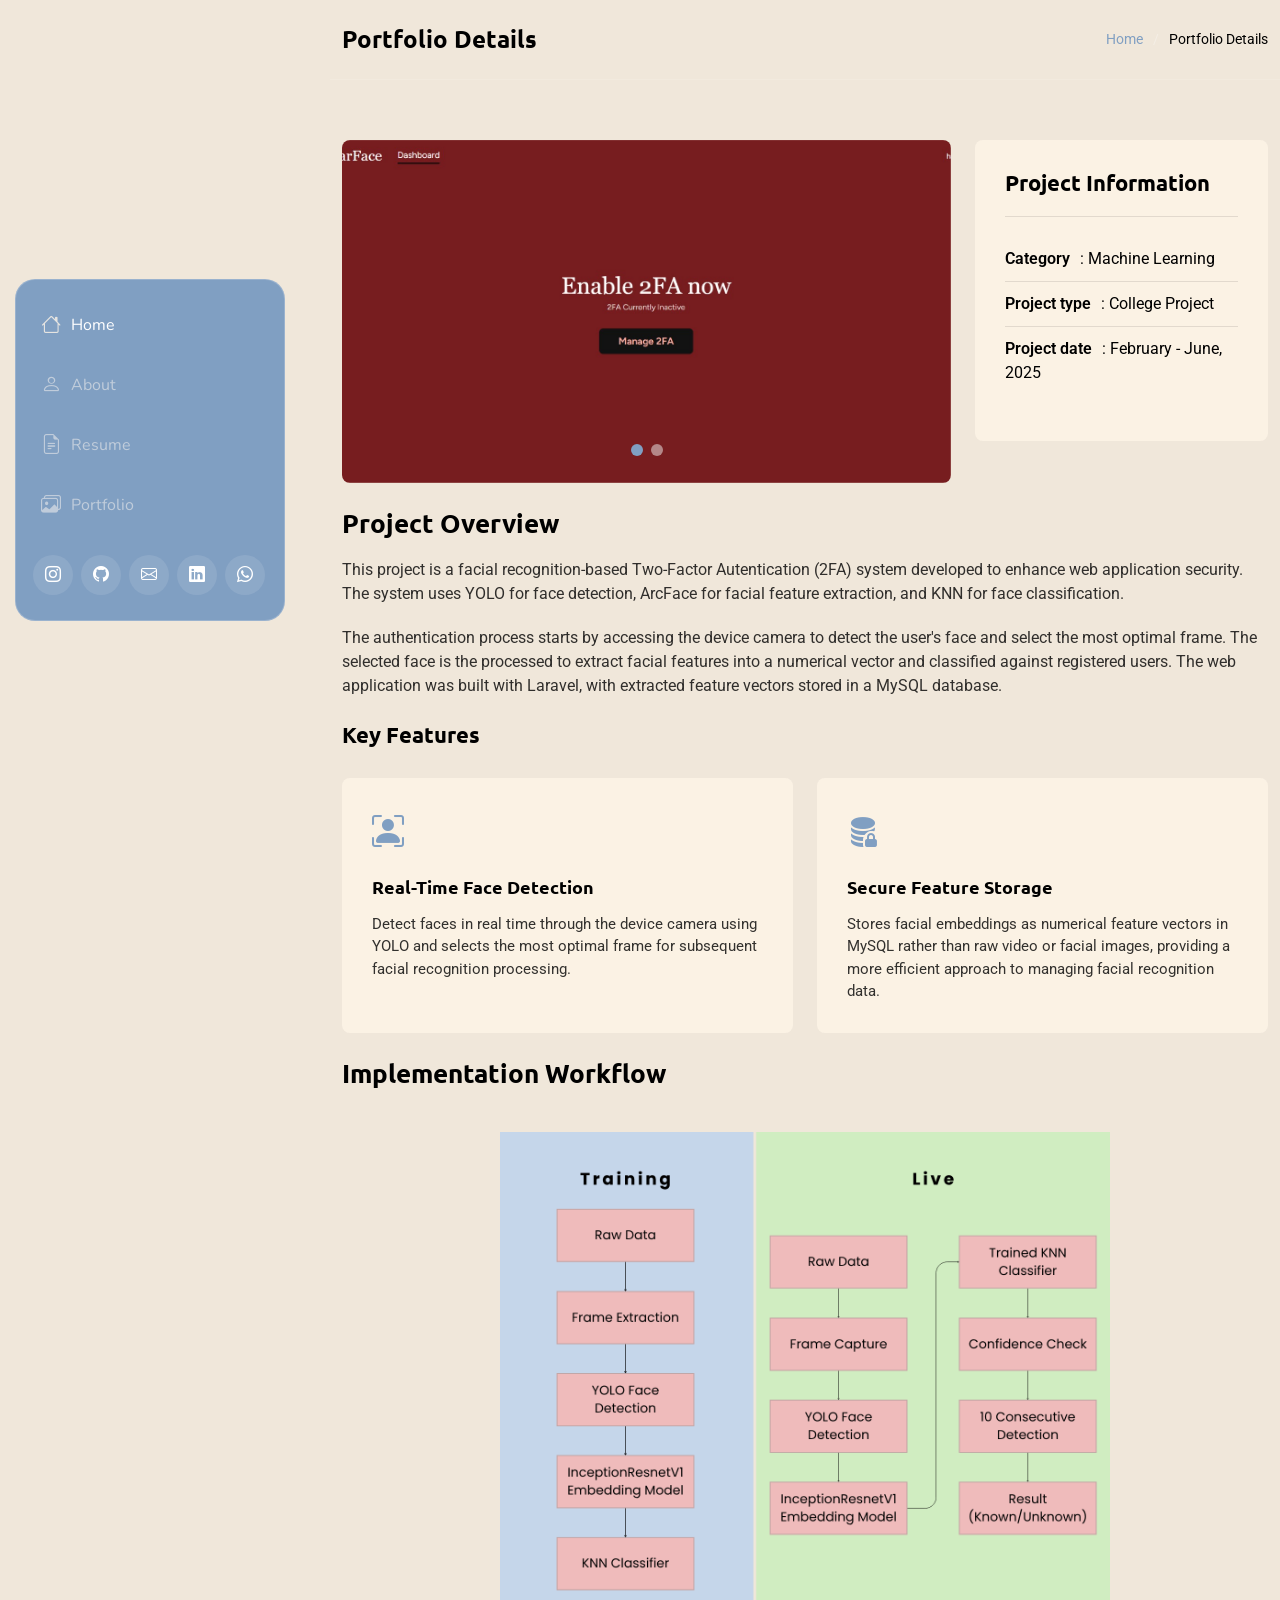
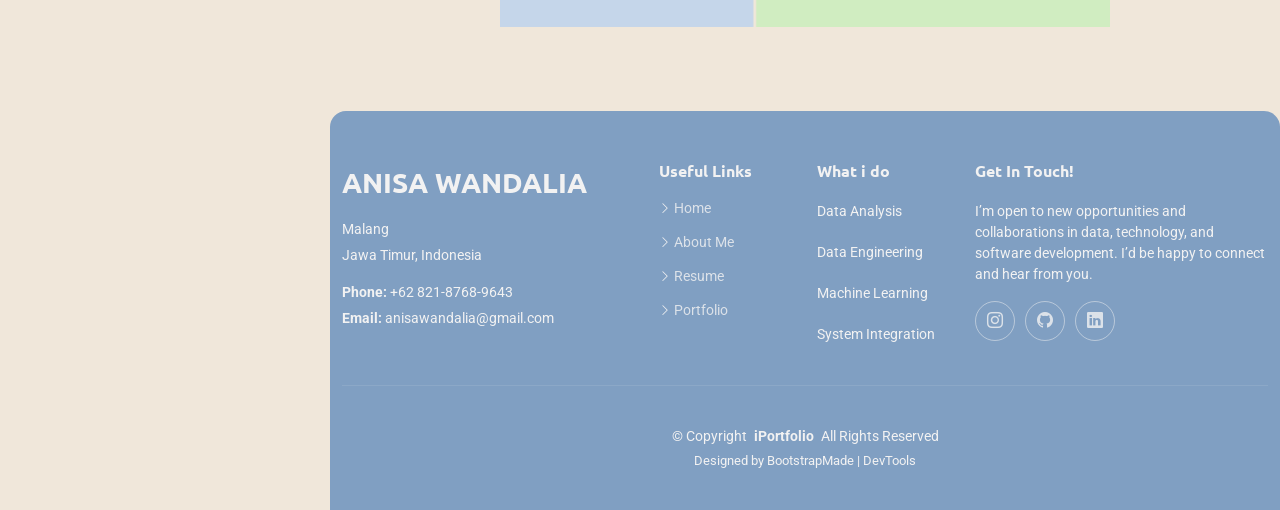
<file: portfolio3-details.html>
<!DOCTYPE html>
<html lang="en">

<head>
  <meta charset="utf-8">
  <meta content="width=device-width, initial-scale=1.0" name="viewport">
  <title>Familiar Face - College Project</title>
  <meta name="description" content="">
  <meta name="keywords" content="">

  <!-- Favicons -->
  <link href="assets/img/favicon.png" rel="icon">
  <link href="assets/img/apple-touch-icon.png" rel="apple-touch-icon">

  <!-- Fonts -->
  <link href="https://fonts.googleapis.com" rel="preconnect">
  <link href="https://fonts.gstatic.com" rel="preconnect" crossorigin>
  <link href="https://fonts.googleapis.com/css2?family=Roboto:ital,wght@0,100;0,300;0,400;0,500;0,700;0,900;1,100;1,300;1,400;1,500;1,700;1,900&family=Ubuntu:ital,wght@0,300;0,400;0,500;0,700;1,300;1,400;1,500;1,700&family=Nunito:ital,wght@0,200;0,300;0,400;0,500;0,600;0,700;0,800;0,900;1,200;1,300;1,400;1,500;1,600;1,700;1,800;1,900&display=swap" rel="stylesheet">

  <!-- Vendor CSS Files -->
  <link href="assets/vendor/bootstrap/css/bootstrap.min.css" rel="stylesheet">
  <link href="assets/vendor/bootstrap-icons/bootstrap-icons.css" rel="stylesheet">
  <link href="assets/vendor/aos/aos.css" rel="stylesheet">
  <link href="assets/vendor/glightbox/css/glightbox.min.css" rel="stylesheet">
  <link href="assets/vendor/swiper/swiper-bundle.min.css" rel="stylesheet">

  <!-- Main CSS File -->
  <link href="assets/css/main.css" rel="stylesheet">

  <!-- =======================================================
  * Template Name: SnapFolio
  * Template URL: https://bootstrapmade.com/snapfolio-bootstrap-portfolio-template/
  * Updated: Jul 21 2025 with Bootstrap v5.3.7
  * Author: BootstrapMade.com
  * License: https://bootstrapmade.com/license/
  ======================================================== -->
</head>

<body class="portfolio-details-page">

  <header id="header" class="header dark-background d-flex flex-column justify-content-center">
    <i class="header-toggle d-xl-none bi bi-list"></i>

    <div class="header-container d-flex flex-column align-items-start">
      <nav id="navmenu" class="navmenu">
        <ul>
          <li><a href="index.html#hero" class="active"><i class="bi bi-house navicon"></i>Home</a></li>
          <li><a href="index.html#about"><i class="bi bi-person navicon"></i> About</a></li>
          <li><a href="index.html#resume"><i class="bi bi-file-earmark-text navicon"></i> Resume</a></li>
          <li><a href="index.html#portfolio"><i class="bi bi-images navicon"></i> Portfolio</a></li>
        </ul>
      </nav>

      <div class="social-links text-center">
        <a href="https://www.instagram.com/awenut_"><i class="bi bi-instagram"></i></a>
        <a href="https://github.com/AnisaWandalia"><i class="bi bi-github"></i></a>
        <a href="mailto:anisawandalia@gmail.com"><i class="bi bi-envelope"></i></a>
        <a href="https://linkedin.com/in/anisawandalia"><i class="bi bi-linkedin"></i></a>
        <a href="https://wa.me/6282187689643"><i class="bi bi-whatsapp"></i></a>
      </div>
    </div>

  </header>

  <main class="main">

    <!-- Page Title -->
    <div class="page-title dark-background">
      <div class="container d-lg-flex justify-content-between align-items-center">
        <h1 class="mb-2 mb-lg-0">Portfolio Details</h1>
        <nav class="breadcrumbs">
          <ol>
            <li><a href="index.html">Home</a></li>
            <li class="current">Portfolio Details</li>
          </ol>
        </nav>
      </div>
    </div><!-- End Page Title -->

    <!-- Portfolio Details Section -->
    <section id="portfolio-details" class="portfolio-details section">

      <div class="container" data-aos="fade-up" data-aos-delay="100">

        <div class="row gy-4">

          <div class="col-lg-8">
            <div class="portfolio-details-slider swiper init-swiper">

              <script type="application/json" class="swiper-config">
                {
                  "loop": true,
                  "speed": 600,
                  "autoplay": {
                    "delay": 5000
                  },
                  "slidesPerView": "auto",
                  "pagination": {
                    "el": ".swiper-pagination",
                    "type": "bullets",
                    "clickable": true
                  }
                }
              </script>

              <div class="swiper-wrapper align-items-center">

                <div class="swiper-slide">
                  <img src="assets/img/portfolio/FF1.jpeg" alt="Portfolio Image" class="img-fluid" loading="lazy">
                </div>

                <div class="swiper-slide">
                  <img src="assets/img/portfolio/FF2.jpeg" alt="Portfolio Image" class="img-fluid" loading="lazy">
                </div>

              </div>
              <div class="swiper-pagination"></div>
            </div>
          </div>

          <div class="col-lg-4">
            <div class="portfolio-info" data-aos="fade-left" data-aos-delay="200">
              <h3>Project Information</h3>
              <ul>
                <li><strong>Category</strong>: Machine Learning</li>
                <li><strong>Project type</strong>: College Project</li>
                <li><strong>Project date</strong>: February - June, 2025</li>
              </ul>
            </div>
          </div>

          <div class="col-lg-12">
            <div class="portfolio-description" data-aos="fade-up" data-aos-delay="300">
              <h2>Project Overview</h2>
              <p>
                This project is a facial recognition-based Two-Factor Autentication (2FA) system developed to enhance web application security. The system uses YOLO for face detection, ArcFace for facial feature extraction, and KNN for face classification.
              </p>
              <p>
                The authentication process starts by accessing the device camera to detect the user's face and select the most optimal frame. The selected face is the processed to extract facial features into a numerical vector and classified against registered users. The web application was built with Laravel, with extracted feature vectors stored in a MySQL database.
              </p>

              <div class="features mt-4">
                <h3>Key Features</h3>
                <div class="row gy-3">
                  <div class="col-md-6">
                    <div class="feature-item" data-aos="fade-up" data-aos-delay="400">
                      <i class="bi bi-person-bounding-box"></i>
                      <h4>Real-Time Face Detection</h4>
                      <p>Detect faces in real time through the device camera using YOLO and selects the most optimal frame for subsequent facial recognition processing.</p>
                    </div>
                  </div>

                  <div class="col-md-6">
                    <div class="feature-item" data-aos="fade-up" data-aos-delay="500">
                      <i class="bi bi-database-fill-lock"></i>
                      <h4>Secure Feature Storage</h4>
                      <p>Stores facial embeddings as numerical feature vectors in MySQL rather than raw video or facial images, providing a more efficient approach to managing facial recognition data.</p>
                    </div>
                  </div>

                  <!-- <div class="col-md-6">
                    <div class="feature-item" data-aos="fade-up" data-aos-delay="600">
                      <i class="bi bi-graph-up"></i>
                      <h4>Performance Optimization</h4>
                      <p>Duis aute irure dolor in reprehenderit in voluptate velit esse cillum dolore eu fugiat nulla pariatur</p>
                    </div>
                  </div>

                  <div class="col-md-6">
                    <div class="feature-item" data-aos="fade-up" data-aos-delay="700">
                      <i class="bi bi-gear"></i>
                      <h4>Easy Integration</h4>
                      <p>Excepteur sint occaecat cupidatat non proident, sunt in culpa qui officia deserunt mollit anim id est laborum</p>
                    </div>
                  </div> -->
                </div>
              </div>
            </div>
          </div>
          <div class="col-lg-12">
            <div class="portfolio-description">
              <h2>Implementation Workflow</h2>
            </div>
          </div>
          <div class="col-lg-8 mx-auto">
            <img src="assets/img/portfolio/FF3.png" alt="Portfolio Image" class="img-fluid" loading="lazy">
          </div>
          <div class="col-lg-12">
            <div class="portfolio-description" data-aos="fade-up" data-aos-delay="300">
              <!-- <p>
                This project involved enhancing an existing web dashboard and developing a new dashboard page to support additional monitoring and data visualization needs at CPHD, PT Kaltim Prima Coal.
              <p>
                My contributions included adding new features to the existing dashboard, correcting inaccurate data mappings, and developing a new page from scratch with interactive filters and an Excel export feature. The filters allow users to costumize and apply data views based on their needs, while the export feature generates filtered data using the department's excel template.
              </p>
              <p>
                I also migrated the new page's database from Microsoft Access 2007 to Microsoft SQL Server. Since the existing system continued to use Microsoft Access 2007 as the data source, i developed an automated data transfer program to periodically retrieve data from Microsoft Access 2007 and transfer it to Microsoft SQL Server every 10 seconds, allowing the new dashboard page to access updated data from SQL Server database.
              </p> -->
            </div>
          </div>
        </div>

      </div>

    </section><!-- /Portfolio Details Section -->

  </main>

  <footer id="footer" class="footer position-relative">
    <div class="container footer-top">
      <div class="row gy-4">
        <div class="col-lg-4 col-md-6 footer-about">
          <a href="index.html" class="d-flex align-items-center">
            <span class="sitename">Anisa Wandalia</span>
          </a>
          <div class="footer-contact pt-3">
            <p>Malang</p>
            <p>Jawa Timur, Indonesia</p>
            <p class="mt-3"><strong>Phone:</strong> <span>+62 821-8768-9643</span></p>
            <p><strong>Email:</strong> <span>anisawandalia@gmail.com</span></p>
          </div>
        </div>

        <div class="col-lg-2 col-md-3 footer-links">
          <h4>Useful Links</h4>
          <ul>
            <li><i class="bi bi-chevron-right"></i> <a href="#hero">Home</a></li>
            <li><i class="bi bi-chevron-right"></i> <a href="#about">About Me</a></li>
            <li><i class="bi bi-chevron-right"></i> <a href="#resume">Resume</a></li>
            <li><i class="bi bi-chevron-right"></i> <a href="#portfolio">Portfolio</a></li>
          </ul>
        </div>

        <div class="col-lg-2 col-md-3 footer-links">
          <h4>What i do</h4>
          <ul>
            <li>Data Analysis</li>
            <li>Data Engineering</li>
            <li>Machine Learning</li>
            <li>System Integration</li>
          </ul>
        </div>

        <div class="col-lg-4 col-md-12">
          <h4>Get In Touch!</h4>
          <p>I’m open to new opportunities and collaborations in data, technology, and software development. I’d be happy to connect and hear from you.</p>
          <div class="social-links d-flex">
            <a href="https://www.instagram.com/awenut_"><i class="bi bi-instagram"></i></a>
            <a href="https://github.com/AnisaWandalia"><i class="bi bi-github"></i></a>
            <a href="https://linkedin.com/in/anisawandalia"><i class="bi bi-linkedin"></i></a>
          </div>
        </div>

      </div>
    </div>

    <div class="container">
      <div class="copyright text-center ">
        <p>© <span>Copyright</span> <strong class="px-1 sitename">iPortfolio</strong> <span>All Rights Reserved</span></p>
      </div>
      <div class="credits">
        <!-- All the links in the footer should remain intact. -->
        <!-- You can delete the links only if you've purchased the pro version. -->
        <!-- Licensing information: https://bootstrapmade.com/license/ -->
        <!-- Purchase the pro version with working PHP/AJAX contact form: [buy-url] -->
        Designed by <a href="https://bootstrapmade.com/">BootstrapMade</a> | <a href="https://bootstrapmade.com/tools/">DevTools</a>
      </div>
    </div>

  </footer>

  <!-- Scroll Top -->
  <a href="#" id="scroll-top" class="scroll-top d-flex align-items-center justify-content-center"><i class="bi bi-arrow-up-short"></i></a>

  <!-- Preloader -->
  <div id="preloader"></div>

  <!-- Vendor JS Files -->
  <script src="assets/vendor/bootstrap/js/bootstrap.bundle.min.js"></script>
  <script src="assets/vendor/php-email-form/validate.js"></script>
  <script src="assets/vendor/aos/aos.js"></script>
  <script src="assets/vendor/typed.js/typed.umd.js"></script>
  <script src="assets/vendor/purecounter/purecounter_vanilla.js"></script>
  <script src="assets/vendor/waypoints/noframework.waypoints.js"></script>
  <script src="assets/vendor/isotope-layout/isotope.pkgd.min.js"></script>
  <script src="assets/vendor/imagesloaded/imagesloaded.pkgd.min.js"></script>
  <script src="assets/vendor/glightbox/js/glightbox.min.js"></script>
  <script src="assets/vendor/swiper/swiper-bundle.min.js"></script>

  <!-- Main JS File -->
  <script src="assets/js/main.js"></script>

</body>

</html>
</file>
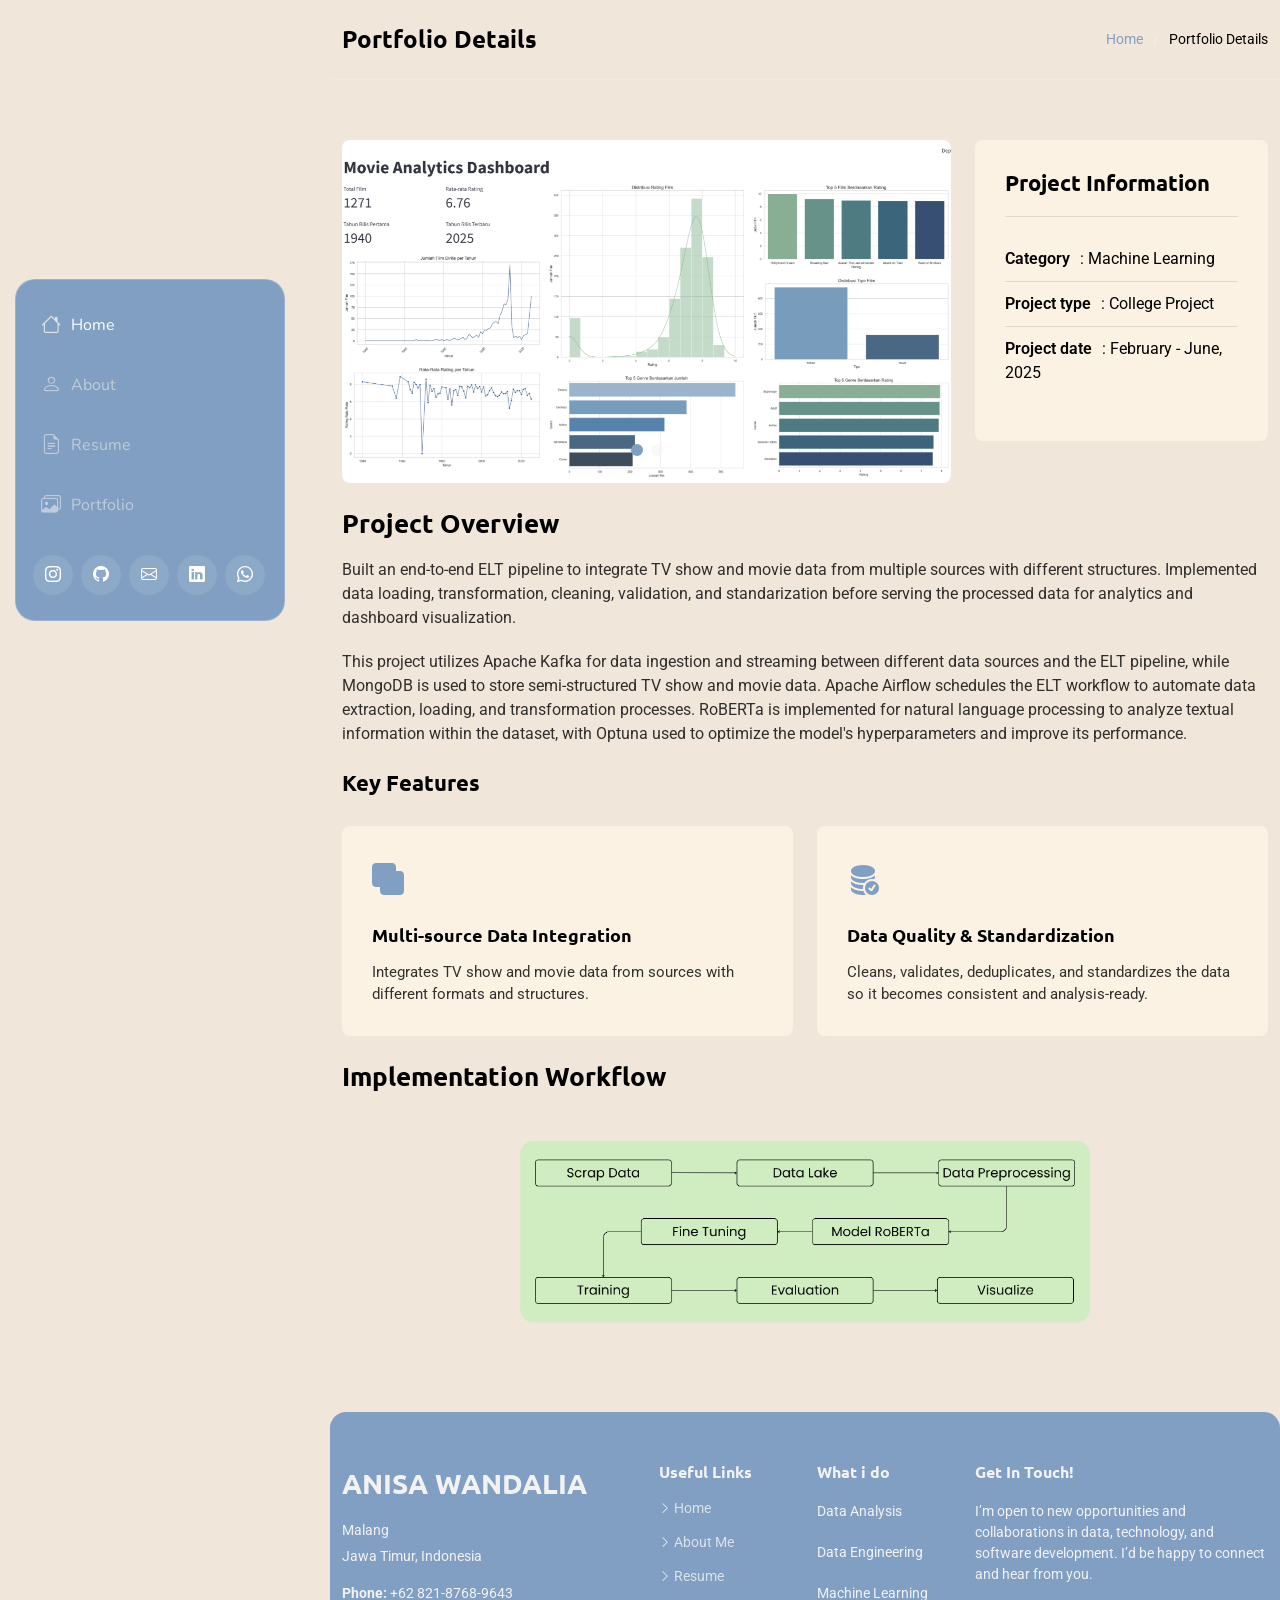
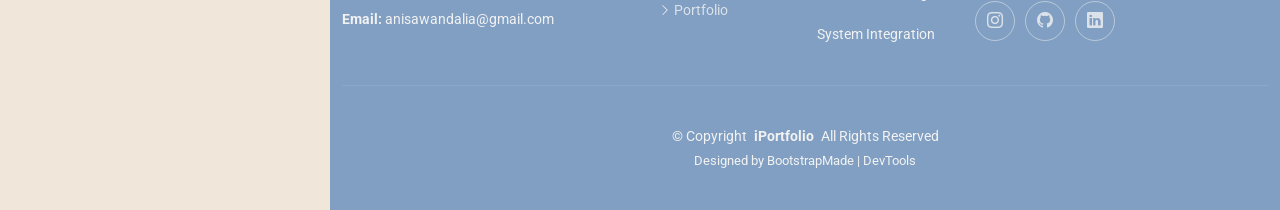
<file: portfolio4-details.html>
<!DOCTYPE html>
<html lang="en">

<head>
  <meta charset="utf-8">
  <meta content="width=device-width, initial-scale=1.0" name="viewport">
  <title>Movie Analysis - College Project</title>
  <meta name="description" content="">
  <meta name="keywords" content="">

  <!-- Favicons -->
  <link href="assets/img/favicon.png" rel="icon">
  <link href="assets/img/apple-touch-icon.png" rel="apple-touch-icon">

  <!-- Fonts -->
  <link href="https://fonts.googleapis.com" rel="preconnect">
  <link href="https://fonts.gstatic.com" rel="preconnect" crossorigin>
  <link href="https://fonts.googleapis.com/css2?family=Roboto:ital,wght@0,100;0,300;0,400;0,500;0,700;0,900;1,100;1,300;1,400;1,500;1,700;1,900&family=Ubuntu:ital,wght@0,300;0,400;0,500;0,700;1,300;1,400;1,500;1,700&family=Nunito:ital,wght@0,200;0,300;0,400;0,500;0,600;0,700;0,800;0,900;1,200;1,300;1,400;1,500;1,600;1,700;1,800;1,900&display=swap" rel="stylesheet">

  <!-- Vendor CSS Files -->
  <link href="assets/vendor/bootstrap/css/bootstrap.min.css" rel="stylesheet">
  <link href="assets/vendor/bootstrap-icons/bootstrap-icons.css" rel="stylesheet">
  <link href="assets/vendor/aos/aos.css" rel="stylesheet">
  <link href="assets/vendor/glightbox/css/glightbox.min.css" rel="stylesheet">
  <link href="assets/vendor/swiper/swiper-bundle.min.css" rel="stylesheet">

  <!-- Main CSS File -->
  <link href="assets/css/main.css" rel="stylesheet">

  <!-- =======================================================
  * Template Name: SnapFolio
  * Template URL: https://bootstrapmade.com/snapfolio-bootstrap-portfolio-template/
  * Updated: Jul 21 2025 with Bootstrap v5.3.7
  * Author: BootstrapMade.com
  * License: https://bootstrapmade.com/license/
  ======================================================== -->
</head>

<body class="portfolio-details-page">

  <header id="header" class="header dark-background d-flex flex-column justify-content-center">
    <i class="header-toggle d-xl-none bi bi-list"></i>

    <div class="header-container d-flex flex-column align-items-start">
      <nav id="navmenu" class="navmenu">
        <ul>
          <li><a href="index.html#hero" class="active"><i class="bi bi-house navicon"></i>Home</a></li>
          <li><a href="index.html#about"><i class="bi bi-person navicon"></i> About</a></li>
          <li><a href="index.html#resume"><i class="bi bi-file-earmark-text navicon"></i> Resume</a></li>
          <li><a href="index.html#portfolio"><i class="bi bi-images navicon"></i> Portfolio</a></li>
        </ul>
      </nav>

      <div class="social-links text-center">
        <a href="https://www.instagram.com/awenut_"><i class="bi bi-instagram"></i></a>
        <a href="https://github.com/AnisaWandalia"><i class="bi bi-github"></i></a>
        <a href="mailto:anisawandalia@gmail.com"><i class="bi bi-envelope"></i></a>
        <a href="https://linkedin.com/in/anisawandalia"><i class="bi bi-linkedin"></i></a>
        <a href="https://wa.me/6282187689643"><i class="bi bi-whatsapp"></i></a>
      </div>
    </div>

  </header>

  <main class="main">

    <!-- Page Title -->
    <div class="page-title dark-background">
      <div class="container d-lg-flex justify-content-between align-items-center">
        <h1 class="mb-2 mb-lg-0">Portfolio Details</h1>
        <nav class="breadcrumbs">
          <ol>
            <li><a href="index.html">Home</a></li>
            <li class="current">Portfolio Details</li>
          </ol>
        </nav>
      </div>
    </div><!-- End Page Title -->

    <!-- Portfolio Details Section -->
    <section id="portfolio-details" class="portfolio-details section">

      <div class="container" data-aos="fade-up" data-aos-delay="100">

        <div class="row gy-4">

          <div class="col-lg-8">
            <div class="portfolio-details-slider swiper init-swiper">

              <script type="application/json" class="swiper-config">
                {
                  "loop": true,
                  "speed": 600,
                  "autoplay": {
                    "delay": 5000
                  },
                  "slidesPerView": "auto",
                  "pagination": {
                    "el": ".swiper-pagination",
                    "type": "bullets",
                    "clickable": true
                  }
                }
              </script>

              <div class="swiper-wrapper align-items-center">

                <div class="swiper-slide">
                  <img src="assets/img/portfolio/Movie1.png" alt="Portfolio Image" class="img-fluid" loading="lazy">
                </div>

                <div class="swiper-slide">
                  <img src="assets/img/portfolio/Movie2.png" alt="Portfolio Image" class="img-fluid" loading="lazy">
                </div>
              </div>
              <div class="swiper-pagination"></div>
            </div>
          </div>

          <div class="col-lg-4">
            <div class="portfolio-info" data-aos="fade-left" data-aos-delay="200">
              <h3>Project Information</h3>
              <ul>
                <li><strong>Category</strong>: Machine Learning</li>
                <li><strong>Project type</strong>: College Project</li>
                <li><strong>Project date</strong>: February - June, 2025</li>
              </ul>
            </div>
          </div>

          <div class="col-lg-12">
            <div class="portfolio-description" data-aos="fade-up" data-aos-delay="300">
              <h2>Project Overview</h2>
              <p>
                Built an end-to-end ELT pipeline to integrate TV show and movie data from multiple sources with different structures. Implemented data loading, transformation, cleaning, validation, and standarization before serving the processed data for analytics and dashboard visualization.
              </p>
              <p>
                This project utilizes Apache Kafka for data ingestion and streaming between different data sources and the ELT pipeline, while MongoDB is used to store semi-structured TV show and movie data. Apache Airflow schedules the ELT workflow to automate data extraction, loading, and transformation processes. RoBERTa is implemented for natural language processing to analyze textual information within the dataset, with Optuna used to optimize the model's hyperparameters and improve its performance.
              </p>

              <div class="features mt-4">
                <h3>Key Features</h3>
                <div class="row gy-3">
                  <div class="col-md-6">
                    <div class="feature-item" data-aos="fade-up" data-aos-delay="400">
                      <i class="bi bi-union"></i>
                      <h4>Multi-source Data Integration</h4>
                      <p>Integrates TV show and movie data from sources with different formats and structures.</p>
                    </div>
                  </div>

                  <div class="col-md-6">
                    <div class="feature-item" data-aos="fade-up" data-aos-delay="500">
                      <i class="bi bi-database-fill-check"></i>
                      <h4>Data Quality & Standardization</h4>
                      <p>Cleans, validates, deduplicates, and standardizes the data so it becomes consistent and analysis-ready.</p>
                    </div>
                  </div>

                  <!-- <div class="col-md-6">
                    <div class="feature-item" data-aos="fade-up" data-aos-delay="600">
                      <i class="bi bi-graph-up"></i>
                      <h4>Performance Optimization</h4>
                      <p>Duis aute irure dolor in reprehenderit in voluptate velit esse cillum dolore eu fugiat nulla pariatur</p>
                    </div>
                  </div>

                  <div class="col-md-6">
                    <div class="feature-item" data-aos="fade-up" data-aos-delay="700">
                      <i class="bi bi-gear"></i>
                      <h4>Easy Integration</h4>
                      <p>Excepteur sint occaecat cupidatat non proident, sunt in culpa qui officia deserunt mollit anim id est laborum</p>
                    </div>
                  </div> -->
                </div>
              </div>
            </div>
          </div>
          <div class="col-lg-12">
            <div class="portfolio-description">
              <h2>Implementation Workflow</h2>
            </div>
          </div>
          <div class="col-lg-8 mx-auto">
            <img src="assets/img/portfolio/Movie3.png" alt="Portfolio Image" class="img-fluid" loading="lazy">
          </div>
          <div class="col-lg-12">
            <div class="portfolio-description" data-aos="fade-up" data-aos-delay="300">
              <!-- <p>
                This project involved enhancing an existing web dashboard and developing a new dashboard page to support additional monitoring and data visualization needs at CPHD, PT Kaltim Prima Coal.
              <p>
                My contributions included adding new features to the existing dashboard, correcting inaccurate data mappings, and developing a new page from scratch with interactive filters and an Excel export feature. The filters allow users to costumize and apply data views based on their needs, while the export feature generates filtered data using the department's excel template.
              </p>
              <p>
                I also migrated the new page's database from Microsoft Access 2007 to Microsoft SQL Server. Since the existing system continued to use Microsoft Access 2007 as the data source, i developed an automated data transfer program to periodically retrieve data from Microsoft Access 2007 and transfer it to Microsoft SQL Server every 10 seconds, allowing the new dashboard page to access updated data from SQL Server database.
              </p> -->
            </div>
          </div>
        </div>
        </div>

      </div>

    </section><!-- /Portfolio Details Section -->

  </main>

  <footer id="footer" class="footer position-relative">
    <div class="container footer-top">
      <div class="row gy-4">
        <div class="col-lg-4 col-md-6 footer-about">
          <a href="index.html" class="d-flex align-items-center">
            <span class="sitename">Anisa Wandalia</span>
          </a>
          <div class="footer-contact pt-3">
            <p>Malang</p>
            <p>Jawa Timur, Indonesia</p>
            <p class="mt-3"><strong>Phone:</strong> <span>+62 821-8768-9643</span></p>
            <p><strong>Email:</strong> <span>anisawandalia@gmail.com</span></p>
          </div>
        </div>

        <div class="col-lg-2 col-md-3 footer-links">
          <h4>Useful Links</h4>
          <ul>
            <li><i class="bi bi-chevron-right"></i> <a href="#hero">Home</a></li>
            <li><i class="bi bi-chevron-right"></i> <a href="#about">About Me</a></li>
            <li><i class="bi bi-chevron-right"></i> <a href="#resume">Resume</a></li>
            <li><i class="bi bi-chevron-right"></i> <a href="#portfolio">Portfolio</a></li>
          </ul>
        </div>

        <div class="col-lg-2 col-md-3 footer-links">
          <h4>What i do</h4>
          <ul>
            <li>Data Analysis</li>
            <li>Data Engineering</li>
            <li>Machine Learning</li>
            <li>System Integration</li>
          </ul>
        </div>

        <div class="col-lg-4 col-md-12">
          <h4>Get In Touch!</h4>
          <p>I’m open to new opportunities and collaborations in data, technology, and software development. I’d be happy to connect and hear from you.</p>
          <div class="social-links d-flex">
            <a href="https://www.instagram.com/awenut_"><i class="bi bi-instagram"></i></a>
            <a href="https://github.com/AnisaWandalia"><i class="bi bi-github"></i></a>
            <a href="https://linkedin.com/in/anisawandalia"><i class="bi bi-linkedin"></i></a>
          </div>
        </div>

      </div>
    </div>

    <div class="container">
      <div class="copyright text-center ">
        <p>© <span>Copyright</span> <strong class="px-1 sitename">iPortfolio</strong> <span>All Rights Reserved</span></p>
      </div>
      <div class="credits">
        <!-- All the links in the footer should remain intact. -->
        <!-- You can delete the links only if you've purchased the pro version. -->
        <!-- Licensing information: https://bootstrapmade.com/license/ -->
        <!-- Purchase the pro version with working PHP/AJAX contact form: [buy-url] -->
        Designed by <a href="https://bootstrapmade.com/">BootstrapMade</a> | <a href="https://bootstrapmade.com/tools/">DevTools</a>
      </div>
    </div>

  </footer>

  <!-- Scroll Top -->
  <a href="#" id="scroll-top" class="scroll-top d-flex align-items-center justify-content-center"><i class="bi bi-arrow-up-short"></i></a>

  <!-- Preloader -->
  <div id="preloader"></div>

  <!-- Vendor JS Files -->
  <script src="assets/vendor/bootstrap/js/bootstrap.bundle.min.js"></script>
  <script src="assets/vendor/php-email-form/validate.js"></script>
  <script src="assets/vendor/aos/aos.js"></script>
  <script src="assets/vendor/typed.js/typed.umd.js"></script>
  <script src="assets/vendor/purecounter/purecounter_vanilla.js"></script>
  <script src="assets/vendor/waypoints/noframework.waypoints.js"></script>
  <script src="assets/vendor/isotope-layout/isotope.pkgd.min.js"></script>
  <script src="assets/vendor/imagesloaded/imagesloaded.pkgd.min.js"></script>
  <script src="assets/vendor/glightbox/js/glightbox.min.js"></script>
  <script src="assets/vendor/swiper/swiper-bundle.min.js"></script>

  <!-- Main JS File -->
  <script src="assets/js/main.js"></script>

</body>

</html>
</file>
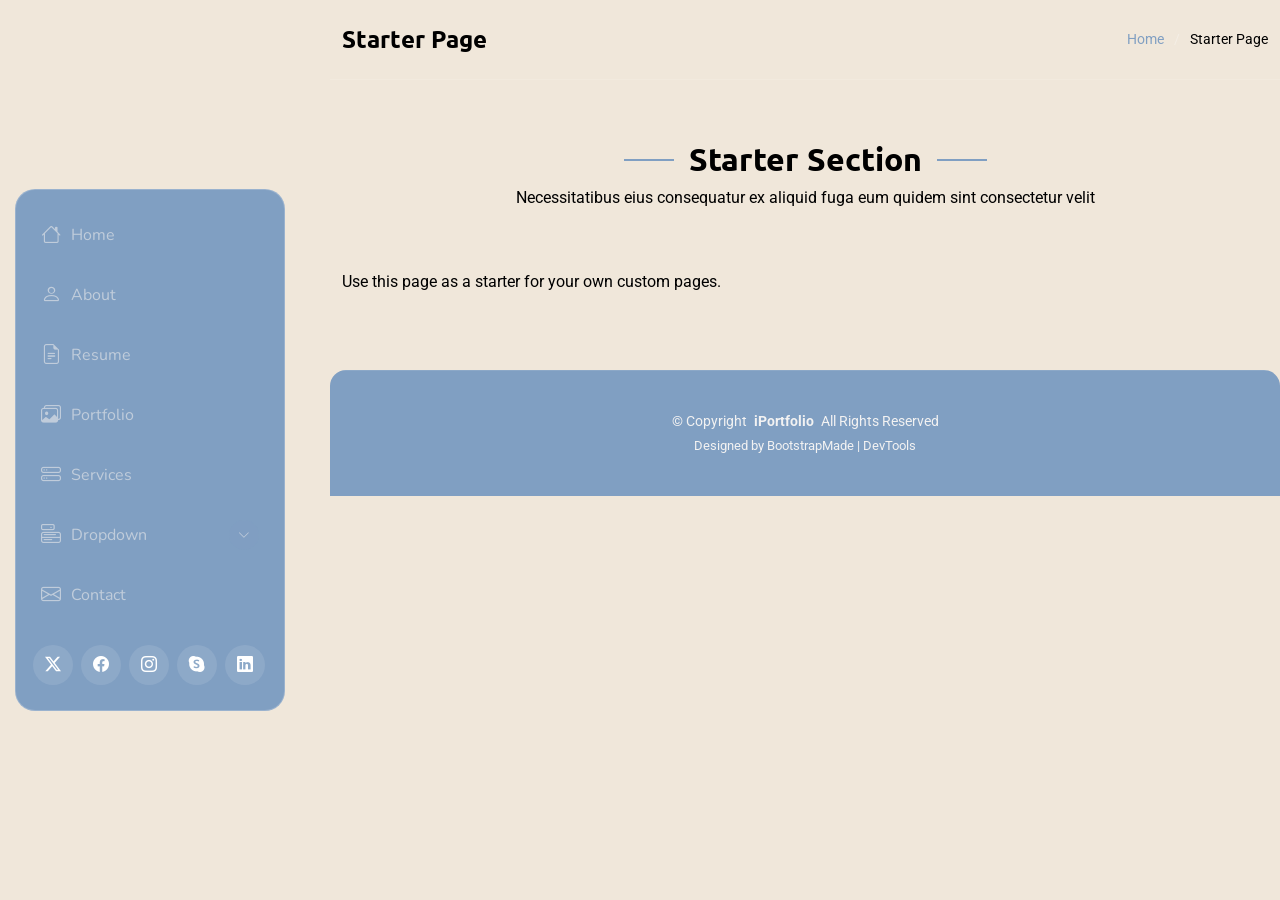
<file: starter-page.html>
<!DOCTYPE html>
<html lang="en">

<head>
  <meta charset="utf-8">
  <meta content="width=device-width, initial-scale=1.0" name="viewport">
  <title>Starter Page - SnapFolio Bootstrap Template</title>
  <meta name="description" content="">
  <meta name="keywords" content="">

  <!-- Favicons -->
  <link href="assets/img/favicon.png" rel="icon">
  <link href="assets/img/apple-touch-icon.png" rel="apple-touch-icon">

  <!-- Fonts -->
  <link href="https://fonts.googleapis.com" rel="preconnect">
  <link href="https://fonts.gstatic.com" rel="preconnect" crossorigin>
  <link href="https://fonts.googleapis.com/css2?family=Roboto:ital,wght@0,100;0,300;0,400;0,500;0,700;0,900;1,100;1,300;1,400;1,500;1,700;1,900&family=Ubuntu:ital,wght@0,300;0,400;0,500;0,700;1,300;1,400;1,500;1,700&family=Nunito:ital,wght@0,200;0,300;0,400;0,500;0,600;0,700;0,800;0,900;1,200;1,300;1,400;1,500;1,600;1,700;1,800;1,900&display=swap" rel="stylesheet">

  <!-- Vendor CSS Files -->
  <link href="assets/vendor/bootstrap/css/bootstrap.min.css" rel="stylesheet">
  <link href="assets/vendor/bootstrap-icons/bootstrap-icons.css" rel="stylesheet">
  <link href="assets/vendor/aos/aos.css" rel="stylesheet">
  <link href="assets/vendor/glightbox/css/glightbox.min.css" rel="stylesheet">
  <link href="assets/vendor/swiper/swiper-bundle.min.css" rel="stylesheet">

  <!-- Main CSS File -->
  <link href="assets/css/main.css" rel="stylesheet">

  <!-- =======================================================
  * Template Name: SnapFolio
  * Template URL: https://bootstrapmade.com/snapfolio-bootstrap-portfolio-template/
  * Updated: Jul 21 2025 with Bootstrap v5.3.7
  * Author: BootstrapMade.com
  * License: https://bootstrapmade.com/license/
  ======================================================== -->
</head>

<body class="starter-page-page">

  <header id="header" class="header dark-background d-flex flex-column justify-content-center">
    <i class="header-toggle d-xl-none bi bi-list"></i>

    <div class="header-container d-flex flex-column align-items-start">
      <nav id="navmenu" class="navmenu">
        <ul>
          <li><a href="#hero"><i class="bi bi-house navicon"></i>Home</a></li>
          <li><a href="#about"><i class="bi bi-person navicon"></i> About</a></li>
          <li><a href="#resume"><i class="bi bi-file-earmark-text navicon"></i> Resume</a></li>
          <li><a href="#portfolio"><i class="bi bi-images navicon"></i> Portfolio</a></li>
          <li><a href="#services"><i class="bi bi-hdd-stack navicon"></i> Services</a></li>
          <li class="dropdown"><a href="#"><i class="bi bi-menu-button navicon"></i> <span>Dropdown</span> <i class="bi bi-chevron-down toggle-dropdown"></i></a>
            <ul>
              <li><a href="#">Dropdown 1</a></li>
              <li class="dropdown"><a href="#"><span>Deep Dropdown</span> <i class="bi bi-chevron-down toggle-dropdown"></i></a>
                <ul>
                  <li><a href="#">Deep Dropdown 1</a></li>
                  <li><a href="#">Deep Dropdown 2</a></li>
                  <li><a href="#">Deep Dropdown 3</a></li>
                  <li><a href="#">Deep Dropdown 4</a></li>
                  <li><a href="#">Deep Dropdown 5</a></li>
                </ul>
              </li>
              <li><a href="#">Dropdown 2</a></li>
              <li><a href="#">Dropdown 3</a></li>
              <li><a href="#">Dropdown 4</a></li>
            </ul>
          </li>
          <li><a href="#contact"><i class="bi bi-envelope navicon"></i> Contact</a></li>
        </ul>
      </nav>

      <div class="social-links text-center">
        <a href="#" class="twitter"><i class="bi bi-twitter-x"></i></a>
        <a href="#" class="facebook"><i class="bi bi-facebook"></i></a>
        <a href="#" class="instagram"><i class="bi bi-instagram"></i></a>
        <a href="#" class="google-plus"><i class="bi bi-skype"></i></a>
        <a href="#" class="linkedin"><i class="bi bi-linkedin"></i></a>
      </div>

    </div>

  </header>

  <main class="main">

    <!-- Page Title -->
    <div class="page-title dark-background">
      <div class="container d-lg-flex justify-content-between align-items-center">
        <h1 class="mb-2 mb-lg-0">Starter Page</h1>
        <nav class="breadcrumbs">
          <ol>
            <li><a href="index.html">Home</a></li>
            <li class="current">Starter Page</li>
          </ol>
        </nav>
      </div>
    </div><!-- End Page Title -->

    <!-- Starter Section Section -->
    <section id="starter-section" class="starter-section section">

      <!-- Section Title -->
      <div class="container section-title" data-aos="fade-up">
        <h2>Starter Section</h2>
        <p>Necessitatibus eius consequatur ex aliquid fuga eum quidem sint consectetur velit</p>
      </div><!-- End Section Title -->

      <div class="container" data-aos="fade-up">
        <p>Use this page as a starter for your own custom pages.</p>
      </div>

    </section><!-- /Starter Section Section -->

  </main>

  <footer id="footer" class="footer position-relative">

    <div class="container">
      <div class="copyright text-center ">
        <p>© <span>Copyright</span> <strong class="px-1 sitename">iPortfolio</strong> <span>All Rights Reserved</span></p>
      </div>
      <div class="credits">
        <!-- All the links in the footer should remain intact. -->
        <!-- You can delete the links only if you've purchased the pro version. -->
        <!-- Licensing information: https://bootstrapmade.com/license/ -->
        <!-- Purchase the pro version with working PHP/AJAX contact form: [buy-url] -->
        Designed by <a href="https://bootstrapmade.com/">BootstrapMade</a> | <a href="https://bootstrapmade.com/tools/">DevTools</a>
      </div>
    </div>

  </footer>

  <!-- Scroll Top -->
  <a href="#" id="scroll-top" class="scroll-top d-flex align-items-center justify-content-center"><i class="bi bi-arrow-up-short"></i></a>

  <!-- Preloader -->
  <div id="preloader"></div>

  <!-- Vendor JS Files -->
  <script src="assets/vendor/bootstrap/js/bootstrap.bundle.min.js"></script>
  <script src="assets/vendor/php-email-form/validate.js"></script>
  <script src="assets/vendor/aos/aos.js"></script>
  <script src="assets/vendor/typed.js/typed.umd.js"></script>
  <script src="assets/vendor/purecounter/purecounter_vanilla.js"></script>
  <script src="assets/vendor/waypoints/noframework.waypoints.js"></script>
  <script src="assets/vendor/isotope-layout/isotope.pkgd.min.js"></script>
  <script src="assets/vendor/imagesloaded/imagesloaded.pkgd.min.js"></script>
  <script src="assets/vendor/glightbox/js/glightbox.min.js"></script>
  <script src="assets/vendor/swiper/swiper-bundle.min.js"></script>

  <!-- Main JS File -->
  <script src="assets/js/main.js"></script>

</body>

</html>
</file>
<file: assets/css/main.css>
/**
* Template Name: SnapFolio
* Template URL: https://bootstrapmade.com/snapfolio-bootstrap-portfolio-template/
* Updated: Jul 21 2025 with Bootstrap v5.3.7
* Author: BootstrapMade.com
* License: https://bootstrapmade.com/license/
*/

/*--------------------------------------------------------------
# Font & Color Variables
# Help: https://bootstrapmade.com/color-system/
--------------------------------------------------------------*/
/* Fonts */
:root {
  --default-font: "Roboto",  system-ui, -apple-system, "Segoe UI", Roboto, "Helvetica Neue", Arial, "Noto Sans", "Liberation Sans", sans-serif, "Apple Color Emoji", "Segoe UI Emoji", "Segoe UI Symbol", "Noto Color Emoji";
  --heading-font: "Ubuntu",  sans-serif;
  --nav-font: "Nunito",  sans-serif;
}

/* Global Colors - The following color variables are used throughout the website. Updating them here will change the color scheme of the entire website */
:root { 
  --background-color: #f0e7da;
  --stripe-color: #eeeeee; /* Background color for the entire website, including individual sections */
  --default-color: #000000; /* Default color used for the majority of the text content across the entire website */
  --heading-color: #000000; /* Color for headings, subheadings and title throughout the website */
  --accent-color: #809fc2; /* Accent color that represents your brand on the website. It's used for buttons, links, and other elements that need to stand out */
  --surface-color: #fef5e8cc; /* The surface color is used as a background of boxed elements within sections, such as cards, icon boxes, or other elements that require a visual separation from the global background. */
  --contrast-color: #f2f2f2; /* Contrast color for text, ensuring readability against backgrounds of accent, heading, or default colors. */
} 

/* Nav Menu Colors - The following color variables are used specifically for the navigation menu. They are separate from the global colors to allow for more customization options */
:root {
  --nav-color: rgba(236, 236, 236, 0.59);  /* The default color of the main navmenu links */
  --nav-hover-color: #ffffff; /* Applied to main navmenu links when they are hovered over or active */
  --nav-mobile-background-color: #393939; /* Used as the background color for mobile navigation menu */
  --nav-dropdown-background-color: #393939; /* Used as the background color for dropdown items that appear when hovering over primary navigation items */
  --nav-dropdown-color: #ffffff; /* Used for navigation links of the dropdown items in the navigation menu. */
  --nav-dropdown-hover-color: #ececec; /* Similar to --nav-hover-color, this color is applied to dropdown navigation links when they are hovered over. */
}

/* Color Presets - These classes override global colors when applied to any section or element, providing reuse of the sam color scheme. */

.light-background {
  --background-color: #2c2c2c;
  --surface-color: #fef5e8cc;
}

.dark-background {
  --background-color: #040b14;
  --default-color: #ffffff;
  --heading-color: #000000;
  --surface-color: #fef5e8cc;
  --contrast-color: #ffffff;
}

/* Smooth scroll */
:root {
  scroll-behavior: smooth;
}

/*--------------------------------------------------------------
# General Styling & Shared Classes
--------------------------------------------------------------*/
body {
  color: var(--default-color);
  background-color: var(--background-color);
  font-family: var(--default-font);
}

a {
  color: var(--accent-color);
  text-decoration: none;
  transition: 0.3s;
}

a:hover {
  color: color-mix(in srgb, var(--accent-color), transparent 25%);
  text-decoration: none;
}

h1,
h2,
h3,
h4,
h5,
h6 {
  color: var(--heading-color);
  font-family: var(--heading-font);
}

/* PHP Email Form Messages
------------------------------*/
.php-email-form .error-message {
  display: none;
  background: #df1529;
  color: #ffffff;
  text-align: left;
  padding: 15px;
  margin-bottom: 24px;
  font-weight: 600;
}

.php-email-form .sent-message {
  display: none;
  color: #ffffff;
  background: #059652;
  text-align: center;
  padding: 15px;
  margin-bottom: 24px;
  font-weight: 600;
}

.php-email-form .loading {
  display: none;
  background: var(--surface-color);
  text-align: center;
  padding: 15px;
  margin-bottom: 24px;
}

.php-email-form .loading:before {
  content: "";
  display: inline-block;
  border-radius: 50%;
  width: 24px;
  height: 24px;
  margin: 0 10px -6px 0;
  border: 3px solid var(--accent-color);
  border-top-color: var(--surface-color);
  animation: php-email-form-loading 1s linear infinite;
}

@keyframes php-email-form-loading {
  0% {
    transform: rotate(0deg);
  }

  100% {
    transform: rotate(360deg);
  }
}

/*--------------------------------------------------------------
# Global Header
--------------------------------------------------------------*/
.header {
  --background-color: #809fc2;
  --contrast-color: #444444;
  color: var(--default-color);
  position: fixed;
  top: 0;
  left: 0;
  bottom: 0;
  padding: 0 15px;
  width: 300px;
  transition: all ease-in-out 0.3s;
  overflow-y: auto;
  z-index: 997;
}

.header .header-container {
  border-radius: 20px;
  padding: 15px;
  background-color: var(--background-color);
  border: 1px solid color-mix(in srgb, var(--default-color), transparent 80%);
}

.header .social-links {
  margin: 0 0 10px 0;
}

.header .social-links a {
  font-size: 16px;
  display: inline-flex;
  align-items: center;
  justify-content: center;
  background: color-mix(in srgb, var(--default-color), transparent 90%);
  color: var(--default-color);
  margin: 0 2px;
  border-radius: 50%;
  text-align: center;
  width: 40px;
  height: 40px;
  transition: 0.3s;
}

.header .social-links a:hover {
  color: var(--contrast-color);
  background: var(--surface-color);
}

@media (min-width: 1200px) {

  .header~main,
  .header~#footer {
    margin-left: 330px;
  }
}

@media (max-width: 1199px) {
  .header {
    left: -100%;
  }
}

.header.header-show {
  left: 0;
}

.header .header-toggle {
  color: var(--contrast-color);
  background-color: var(--accent-color);
  font-size: 22px;
  display: flex;
  align-items: center;
  justify-content: center;
  width: 40px;
  height: 40px;
  border-radius: 50%;
  cursor: pointer;
  position: fixed;
  top: 15px;
  right: 15px;
  z-index: 9999;
  transition: background-color 0.3s;
}

.header .header-toggle:hover {
  color: var(--contrast-color);
  background-color: color-mix(in srgb, var(--accent-color) 90%, white 15%);
}

/*--------------------------------------------------------------
# Navigation Menu
--------------------------------------------------------------*/
.mobile-nav-toggle {
  display: none;
}

.navmenu {
  padding: 0;
  z-index: 9997;
  width: 100%;
}

.navmenu ul {
  list-style: none;
  padding: 0 0 20px 0;
  margin: 0;
}

.navmenu a,
.navmenu a:focus {
  color: var(--nav-color);
  padding: 15px 10px;
  font-family: var(--nav-font);
  font-size: 16px;
  font-weight: 400;
  display: flex;
  align-items: center;
  white-space: nowrap;
  transition: 0.3s;
  width: 100%;
}

.navmenu a .navicon,
.navmenu a:focus .navicon {
  font-size: 20px;
  margin-right: 10px;
}

.navmenu a .toggle-dropdown,
.navmenu a:focus .toggle-dropdown {
  font-size: 12px;
  line-height: 0;
  margin-left: auto;
  width: 30px;
  height: 30px;
  display: flex;
  align-items: center;
  justify-content: center;
  border-radius: 50%;
  transition: 0.3s;
  flex-shrink: 0;
  background-color: color-mix(in srgb, var(--accent-color), transparent 90%);
}

.navmenu a .toggle-dropdown:hover,
.navmenu a:focus .toggle-dropdown:hover {
  background-color: var(--accent-color);
  color: var(--contrast-color);
}

.navmenu a:hover,
.navmenu .active,
.navmenu .active:focus {
  color: var(--nav-hover-color);
}

.navmenu a:hover .navicon,
.navmenu .active .navicon,
.navmenu .active:focus .navicon {
  color: var(--surface-color);
}

.navmenu .active .toggle-dropdown,
.navmenu .active:focus .toggle-dropdown {
  background-color: var(--accent-color);
  color: var(--contrast-color);
  transform: rotate(180deg);
}

.navmenu .dropdown {
  display: block;
}

.navmenu .dropdown a,
.navmenu .dropdown a:focus {
  color: --nav-dropdown-color;
}

.navmenu .dropdown a:hover,
.navmenu .dropdown .active,
.navmenu .dropdown .active:focus {
  color: var(--nav-dropdown-hover-color);
}

.navmenu .dropdown ul {
  position: static;
  display: none;
  z-index: 99;
  padding: 5px 10px;
  margin: 5px 10px;
  background-color: var(--nav-dropdown-background-color);
  border: 1px solid color-mix(in srgb, var(--default-color), transparent 90%);
  box-shadow: none;
  transition: all 0.5s ease-in-out;
}

.navmenu .dropdown ul ul {
  background-color: rgba(33, 37, 41, 0.1);
}

.navmenu .dropdown>.dropdown-active {
  display: block;
  background-color: rgba(33, 37, 41, 0.03);
}

/*--------------------------------------------------------------
# Global Footer
--------------------------------------------------------------*/
.footer {
  color: var(--contrast-color);
  background-color: var(--accent-color);
  font-size: 14px;
  padding: 0 0 40px 0;
  position: relative;
  border-radius: 16px 16px 0 0;
  overflow: hidden;
}
.footer .footer-top {
  padding-top: 50px;
}

.footer .social-links a {
  display: flex;
  align-items: center;
  justify-content: center;
  width: 40px;
  height: 40px;
  border-radius: 50%;
  border: 1px solid color-mix(in srgb, var(--contrast-color), transparent 50%);
  font-size: 16px;
  color: color-mix(in srgb, var(--contrast-color), transparent 20%);
  margin-right: 10px;
  transition: 0.3s;
}

.footer .social-links a:hover {
  color: var(--contrast-color);
  border-color: var(--contrast-color);
}

.footer h4 {
  font-size: 16px;
  font-weight: bold;
  position: relative;
  padding-bottom: 12px;
  color: var(--contrast-color);
}

.footer .footer-links {
  margin-bottom: 30px;
}

.footer .footer-links ul {
  list-style: none;
  padding: 0;
  margin: 0;
}

.footer .footer-links ul i {
  margin-right: 3px;
  font-size: 12px;
  line-height: 0;
  color: var(--contrast-color);
}

.footer .footer-links ul li {
  padding: 10px 0;
  display: flex;
  align-items: center;
}

.footer .footer-links ul li:first-child {
  padding-top: 0;
}

.footer .footer-links ul a {
  display: inline-block;
  color: color-mix(in srgb, var(--contrast-color), transparent 20%);
  line-height: 1;
}

.footer .footer-links ul a:hover {
  color: var(--contrast-color);
}

.footer .footer-about a {
  color: var(--contrast-color);
  font-size: 28px;
  font-weight: 600;
  text-transform: uppercase;
  font-family: var(--heading-font);
}

.footer .footer-contact p {
  margin-bottom: 5px;
}
.footer .copyright {
  padding-top: 40px;
  border-top: 1px solid color-mix(in srgb, var(--contrast-color), transparent 90%);
}

.footer .copyright p {
  margin-bottom: 0;
}

.footer .credits {
  margin-top: 4px;
  font-size: 13px;
  text-align: center;
  
}
.footer .credits a{
  color: var(--contrast-color);
}
/*--------------------------------------------------------------
# Preloader
--------------------------------------------------------------*/
#preloader {
  position: fixed;
  inset: 0;
  z-index: 999999;
  overflow: hidden;
  background: var(--background-color);
  transition: all 0.6s ease-out;
}

#preloader:before {
  content: "";
  position: fixed;
  top: calc(50% - 30px);
  left: calc(50% - 30px);
  border: 6px solid #ffffff;
  border-color: var(--accent-color) transparent var(--accent-color) transparent;
  border-radius: 50%;
  width: 60px;
  height: 60px;
  animation: animate-preloader 1.5s linear infinite;
}

@keyframes animate-preloader {
  0% {
    transform: rotate(0deg);
  }

  100% {
    transform: rotate(360deg);
  }
}

/*--------------------------------------------------------------
# Scroll Top Button
--------------------------------------------------------------*/
.scroll-top {
  position: fixed;
  visibility: hidden;
  opacity: 0;
  right: 15px;
  bottom: -15px;
  z-index: 99999;
  background-color: var(--accent-color);
  width: 44px;
  height: 44px;
  border-radius: 50px;
  transition: all 0.4s;
}

.scroll-top i {
  font-size: 24px;
  color: var(--contrast-color);
  line-height: 0;
}

.scroll-top:hover {
  background-color: color-mix(in srgb, var(--accent-color), transparent 20%);
  color: var(--contrast-color);
}

.scroll-top.active {
  visibility: visible;
  opacity: 1;
  bottom: 15px;
}

/*--------------------------------------------------------------
# Disable aos animation delay on mobile devices
--------------------------------------------------------------*/
@media screen and (max-width: 768px) {
  [data-aos-delay] {
    transition-delay: 0 !important;
  }
}

/*--------------------------------------------------------------
# Global Page Titles & Breadcrumbs
--------------------------------------------------------------*/
.page-title {
  color: var(--default-color);
  padding: 25px 0 0 0;
  position: relative;
}

.page-title .container {
  border-bottom: 1px solid color-mix(in srgb, var(--default-color), transparent 90%);
  padding-bottom: 25px;
}

.page-title h1 {
  font-size: 24px;
  font-weight: 700;
}

.page-title .breadcrumbs ol {
  display: flex;
  flex-wrap: wrap;
  list-style: none;
  padding: 0;
  margin: 0;
  font-size: 14px;
  font-weight: 400;
}

.page-title .breadcrumbs ol li+li {
  padding-left: 10px;
}

.page-title .breadcrumbs ol li+li::before {
  content: "/";
  display: inline-block;
  padding-right: 10px;
  color: color-mix(in srgb, var(--default-color), transparent 70%);
}

/*--------------------------------------------------------------
# Global Sections
--------------------------------------------------------------*/
section,
.section {
  color: var(--default-color);
  background-color: var(--background-color);
  padding: 60px 0;
  overflow: clip;
}

/*--------------------------------------------------------------
# Global Section Titles
--------------------------------------------------------------*/
.section-title {
  text-align: center;
  padding-bottom: 60px;
  position: relative;
}

.section-title h2 {
  font-size: 32px;
  font-weight: 700;
  position: relative;
}

.section-title h2:before,
.section-title h2:after {
  content: "";
  width: 50px;
  height: 2px;
  background: var(--accent-color);
  display: inline-block;
}

.section-title h2:before {
  margin: 0 15px 10px 0;
}

.section-title h2:after {
  margin: 0 0 10px 15px;
}

.section-title p {
  margin-bottom: 0;
}

/*--------------------------------------------------------------
# Hero Section
--------------------------------------------------------------*/
.hero {
  min-height: 100vh;
  position: relative;
  overflow: hidden;
  display: flex;
  align-items: center;
}

.hero .background-elements {
  position: absolute;
  top: 0;
  left: 0;
  width: 100%;
  height: 100%;
  z-index: 1;
  overflow: hidden;
}

.hero .background-elements .bg-circle {
  position: absolute;
  border-radius: 50%;
  background: linear-gradient(65deg, color-mix(in srgb, var(--accent-color), transparent 60%), color-mix(in srgb, var(--accent-color), transparent 95%));
  animation: float 6s ease-in-out infinite;
}

.hero .background-elements .bg-circle.circle-1 {
  width: 300px;
  height: 300px;
  top: 10%;
  right: 10%;
  animation-delay: 0s;
}

.hero .background-elements .bg-circle.circle-2 {
  width: 200px;
  height: 200px;
  bottom: 20%;
  left: 5%;
  animation-delay: 2s;
}

.hero .background-elements .bg-circle.circle-3 {
  width: 140px;
  height: 140px;
  bottom: 0%;
  left: 88%;
  animation-delay: 4s;
}

.hero .hero-content {
  position: relative;
  width: 100%;
  z-index: 2;
}

.hero .container {
  position: relative;
  z-index: 3;
}

.hero .hero-text h1 {
  font-size: 72px;
  font-weight: 800;
  line-height: 1.1;
  margin-bottom: 15px;
  color: var(--heading-color);
}

.hero .hero-text h1 .accent-text {
  color: var(--accent-color);
  position: relative;
}

.hero .hero-text h1 .accent-text::after {
  content: "";
  position: absolute;
  bottom: -5px;
  left: 0;
  width: 100%;
  height: 3px;
  background: linear-gradient(90deg, var(--accent-color), color-mix(in srgb, var(--accent-color), transparent 50%));
}

.hero .hero-text h2 {
  font-size: 32px;
  font-weight: 600;
  color: var(--heading-color);
  margin-bottom: 10px;
}

.hero .hero-text .lead {
  font-size: 24px;
  margin-bottom: 20px;
  color: var(--default-color);
}

.hero .hero-text .lead span {
  color: var(--accent-color);
  font-weight: 600;
  border-bottom: 2px solid var(--accent-color);
  padding-bottom: 2px;
}

.hero .hero-text .description {
  font-size: 18px;
  line-height: 1.6;
  color: color-mix(in srgb, var(--default-color), transparent 20%);
  margin-bottom: 40px;
  max-width: 500px;
}

.hero .hero-actions {
  display: flex;
  gap: 20px;
  margin-bottom: 40px;
  flex-wrap: wrap;
}

.hero .hero-actions .btn {
  padding: 14px 30px;
  font-size: 16px;
  font-weight: 600;
  border-radius: 50px;
  text-decoration: none;
  transition: all 0.3s ease;
  border: 2px solid;
}

.hero .hero-actions .btn.btn-primary {
  background-color: var(--accent-color);
  color: var(--contrast-color);
  border-color: var(--accent-color);
}

.hero .hero-actions .btn.btn-primary:hover {
  background-color: color-mix(in srgb, var(--accent-color), black 10%);
  transform: translateY(-2px);
  box-shadow: 0 8px 25px color-mix(in srgb, var(--accent-color), transparent 70%);
}

.hero .hero-actions .btn.btn-outline {
  background-color: transparent;
  color: var(--accent-color);
  border-color: var(--accent-color);
}

.hero .hero-actions .btn.btn-outline:hover {
  background-color: var(--accent-color);
  color: var(--contrast-color);
  transform: translateY(-2px);
}

.hero .social-links {
  display: flex;
  gap: 20px;
}

.hero .social-links a {
  width: 50px;
  height: 50px;
  display: flex;
  align-items: center;
  justify-content: center;
  background-color: var(--surface-color);
  color: color-mix(in srgb, var(--default-color), transparent 40%);
  border-radius: 50%;
  font-size: 20px;
  transition: all 0.3s ease;
}

.hero .social-links a:hover {
  color: var(--contrast-color);
  background-color: var(--accent-color);
  transform: translateY(-3px);
  box-shadow: 0 8px 25px color-mix(in srgb, var(--accent-color), transparent 70%);
}

.hero .hero-visual {
  display: flex;
  justify-content: center;
  align-items: center;
  height: 100%;
}

.hero .hero-visual .profile-container {
  position: relative;
  width: 400px;
  height: 400px;
}

.hero .hero-visual .profile-container .profile-background {
  position: absolute;
  top: 15px;
  left: 15px;
  width: 100%;
  height: 100%;
  background: color-mix(in srgb, var(--accent-color), transparent 90%);
  border-radius: 30px;
  z-index: 1;
}

.hero .hero-visual .profile-container .profile-image {
  position: relative;
  width: 100%;
  height: 100%;
  object-fit: cover;
  border-radius: 30px;
  z-index: 2;
}

@keyframes float {

  0%,
  100% {
    transform: translateY(0px);
  }

  50% {
    transform: translateY(-20px);
  }
}

@keyframes floatIcon {

  0%,
  100% {
    transform: translateY(0px) rotate(0deg);
  }

  50% {
    transform: translateY(-10px) rotate(5deg);
  }
}

@media (max-width: 992px) {
  .hero .hero-text {
    text-align: center;
    margin-bottom: 50px;
  }

  .hero .hero-text h1 {
    font-size: 56px;
  }

  .hero .hero-text h2 {
    font-size: 28px;
  }

  .hero .hero-text .lead {
    font-size: 20px;
  }

  .hero .hero-visual .profile-container {
    width: 350px;
    height: 350px;
  }
}

@media (max-width: 768px) {
  .hero .hero-text h1 {
    font-size: 42px;
  }

  .hero .hero-text h2 {
    font-size: 24px;
  }

  .hero .hero-text .lead {
    font-size: 18px;
  }

  .hero .hero-text .description {
    font-size: 16px;
  }

  .hero .hero-actions {
    justify-content: center;
  }

  .hero .hero-actions .btn {
    padding: 12px 25px;
    font-size: 14px;
  }

  .hero .hero-visual .profile-container {
    width: 300px;
    height: 300px;
  }

  .hero .background-elements .bg-circle.circle-1 {
    width: 200px;
    height: 200px;
  }

  .hero .background-elements .bg-circle.circle-2 {
    width: 150px;
    height: 150px;
  }

  .hero .background-elements .bg-circle.circle-3 {
    width: 100px;
    height: 100px;
  }
}

/*--------------------------------------------------------------
# About Section
--------------------------------------------------------------*/
.about .profile-card {
  background: linear-gradient(0deg, var(--surface-color) 0%, color-mix(in srgb, var(--surface-color), var(--accent-color) 5%) 100%);
  border-radius: 2rem;
  padding: 2.5rem;
  text-align: center;
  box-shadow: 0 20px 40px rgba(0, 0, 0, 0.08);
  border: 1px solid color-mix(in srgb, var(--accent-color), transparent 90%);
  position: relative;
  overflow: hidden;
}

.about .profile-card::before {
  content: "";
  position: absolute;
  top: 0;
  left: 0;
  right: 0;
  height: 4px;
  background: linear-gradient(90deg, var(--accent-color), color-mix(in srgb, var(--accent-color), var(--heading-color) 30%));
}

@media (max-width: 991px) {
  .about .profile-card {
    margin-bottom: 3rem;
  }
}

.about .profile-header {
  position: relative;
  margin-bottom: 2rem;
}

.about .profile-header .profile-image {
  width: 160px;
  height: 160px;
  margin: 0 auto 1.5rem;
  border-radius: 50%;
  overflow: hidden;
  border: 4px solid var(--accent-color);
  box-shadow: 0 10px 30px rgba(0, 0, 0, 0.15);
}

.about .profile-header .profile-image img {
  width: 100%;
  height: 100%;
  object-fit: cover;
}

.about .profile-header .profile-badge {
  position: absolute;
  bottom: 20px;
  right: calc(50% - 65px);
  width: 32px;
  height: 32px;
  background-color: var(--accent-color);
  border-radius: 50%;
  display: flex;
  align-items: center;
  justify-content: center;
  border: 3px solid var(--surface-color);
}

.about .profile-header .profile-badge i {
  color: var(--contrast-color);
  font-size: 14px;
}

.about .profile-content h3 {
  font-size: 1.5rem;
  font-weight: 700;
  margin-bottom: 0.5rem;
  color: var(--heading-color);
}

.about .profile-content .profession {
  color: var(--accent-color);
  font-weight: 500;
  margin-bottom: 2rem;
}

.about .contact-links {
  display: flex;
  flex-direction: column;
  gap: 1rem;
}

.about .contact-links .contact-item {
  display: flex;
  align-items: center;
  gap: 0.75rem;
  padding: 0.75rem 1rem;
  background-color: color-mix(in srgb, var(--surface-color), var(--background-color) 50%);
  border-radius: 0.75rem;
  text-decoration: none;
  color: var(--default-color);
  transition: all 0.3s;
  border: 1px solid color-mix(in srgb, var(--default-color), transparent 90%);
}

.about .contact-links .contact-item:hover {
  background-color: var(--accent-color);
  color: var(--contrast-color);
  transform: translateY(-2px);
  box-shadow: 0 5px 20px color-mix(in srgb, var(--accent-color), transparent 70%);
}

.about .contact-links .contact-item i {
  font-size: 1rem;
  width: 18px;
}

.about .about-content {
  padding-left: 3rem;
}

@media (max-width: 991px) {
  .about .about-content {
    padding-left: 0;
  }
}
.about .about-content p{
  text-align: justify;
}
.about .about-content .section-header {
  margin-bottom: 2rem;
}

.about .about-content .section-header .badge-text {
  display: inline-block;
  background: linear-gradient(135deg, var(--accent-color), color-mix(in srgb, var(--accent-color), var(--heading-color) 20%));
  color: var(--contrast-color);
  padding: 0.5rem 1.5rem;
  border-radius: 2rem;
  font-size: 0.875rem;
  font-weight: 600;
  letter-spacing: 0.5px;
  margin-bottom: 1.5rem;
}

.about .about-content .section-header h2 {
  font-size: 2.25rem;
  font-weight: 700;
  line-height: 1.3;
  margin: 0;
}

@media (max-width: 768px) {
  .about .about-content .section-header h2 {
    font-size: 1.875rem;
  }
}

.about .about-content .description {
  margin-bottom: 1rem;
}

.about .about-content .description p {
  font-size: 1.1rem;
  line-height: 1.7;
  color: color-mix(in srgb, var(--default-color), transparent 20%);
  margin-bottom: 1.5rem;
}

.about .about-content .description p:last-child {
  margin-bottom: 0;
}

.about .stats-grid {
  display: grid;
  grid-template-columns: repeat(3, 1fr);
  gap: 2rem;
  margin-bottom: 2.5rem;
  padding: 2rem;
  background-color: var(--surface-color);
  border-radius: 1.5rem;
  box-shadow: 0 10px 30px rgba(0, 0, 0, 0.05);
}

@media (max-width: 768px) {
  .about .stats-grid {
    grid-template-columns: 1fr;
    gap: 1.5rem;
    text-align: center;
  }
}

.about .stats-grid .stat-item {
  text-align: center;
}

.about .stats-grid .stat-item .stat-number {
  font-size: 2rem;
  font-weight: 700;
  color: var(--accent-color);
  display: block;
  margin-bottom: 0.5rem;
}

.about .stats-grid .stat-item .stat-label {
  font-size: 0.875rem;
  color: color-mix(in srgb, var(--default-color), transparent 40%);
  font-weight: 500;
}

.about .details-grid {
  margin-bottom: 1rem;
}

.about .details-grid .detail-row {
  display: grid;
  grid-template-columns: 1fr 1fr;
  gap: 1rem;
  margin-bottom: 1rem;
}

@media (max-width: 768px) {
  .about .details-grid .detail-row {
    grid-template-columns: 1fr;
    gap: 1rem;
  }
}

.about .details-grid .detail-row:last-child {
  margin-bottom: 0;
}

.about .details-grid .detail-item {
  align-items: center;
  padding: 15px;
  background: var(--surface-color);
  border-radius: 16px;
  border: 1px solid color-mix(in srgb, var(--default-color), transparent 92%);
  transition: all 0.3s ease;
  box-shadow: 0 8px 24px rgba(0, 0, 0, 0.08);
}

.about .details-grid .detail-item:hover {
  border-color: var(--accent-color);
  transform: translateY(-3px);
  box-shadow: 0 8px 24px rgba(0, 0, 0, 0.15);
}


.about .details-grid .detail-item .detail-label {
  display: block;
  font-size: 0.875rem;
  color: color-mix(in srgb, var(--default-color), transparent 50%);
  margin-bottom: 0.5rem;
  font-weight: 500;
}

.about .details-grid .detail-item .detail-value {
  display: block;
  font-weight: 600;
  color: var(--heading-color);
  font-size: 1rem;
}

.about .cta-section {
  display: flex;
  gap: 1rem;
  flex-wrap: wrap;
}

.about .cta-section .btn {
  padding: 0.875rem 2rem;
  border-radius: 0.75rem;
  font-weight: 600;
  text-decoration: none;
  transition: all 0.3s;
  display: inline-flex;
  align-items: center;
  gap: 0.5rem;
  border: 2px solid transparent;
}

.about .cta-section .btn.btn-primary {
  background-color: var(--accent-color);
  color: var(--contrast-color);
}

.about .cta-section .btn.btn-primary:hover {
  background-color: color-mix(in srgb, var(--accent-color), black 15%);
  transform: translateY(-2px);
  box-shadow: 0 10px 30px color-mix(in srgb, var(--accent-color), transparent 60%);
}

.about .cta-section .btn.btn-outline {
  background-color: transparent;
  color: var(--default-color);
  border-color: color-mix(in srgb, var(--default-color), transparent 70%);
}

.about .cta-section .btn.btn-outline:hover {
  border-color: var(--accent-color);
  transform: translateY(-2px);
}

/*--------------------------------------------------------------
# Stats Section
--------------------------------------------------------------*/
.stats .stats-wrapper {
  display: grid;
  grid-template-columns: repeat(4, 1fr);
  gap: 20px;
}

@media (max-width: 992px) {
  .stats .stats-wrapper {
    grid-template-columns: repeat(2, 1fr);
  }
}

@media (max-width: 576px) {
  .stats .stats-wrapper {
    grid-template-columns: 1fr;
  }
}

.stats .stats-item {
  background: linear-gradient(135deg, color-mix(in srgb, var(--surface-color), transparent 5%), var(--surface-color));
  border-radius: 15px;
  padding: 40px 20px;
  text-align: center;
  position: relative;
  transition: transform 0.3s ease, box-shadow 0.3s ease;
  box-shadow: 0 10px 30px rgba(0, 0, 0, 0.05);
  overflow: hidden;
}

.stats .stats-item:hover {
  transform: translateY(-10px);
  box-shadow: 0 15px 35px rgba(0, 0, 0, 0.1);
}

.stats .stats-item:hover .icon-wrapper {
  transform: scale(1.1);
}

.stats .stats-item:nth-child(1) .icon-wrapper {
  background-color: color-mix(in srgb, var(--accent-color), transparent 85%);
}

.stats .stats-item:nth-child(1) .icon-wrapper i {
  color: color-mix(in srgb, var(--accent-color), transparent 10%);
}

.stats .stats-item:nth-child(2) .icon-wrapper {
  background-color: color-mix(in srgb, #ff7e00, transparent 85%);
}

.stats .stats-item:nth-child(2) .icon-wrapper i {
  color: color-mix(in srgb, #ff7e00, transparent 10%);
}

.stats .stats-item:nth-child(3) .icon-wrapper {
  background-color: color-mix(in srgb, #00c875, transparent 85%);
}

.stats .stats-item:nth-child(3) .icon-wrapper i {
  color: color-mix(in srgb, #00c875, transparent 10%);
}

.stats .stats-item:nth-child(4) .icon-wrapper {
  background-color: color-mix(in srgb, #e83e8c, transparent 85%);
}

.stats .stats-item:nth-child(4) .icon-wrapper i {
  color: color-mix(in srgb, #e83e8c, transparent 10%);
}

.stats .stats-item .icon-wrapper {
  width: 80px;
  height: 80px;
  border-radius: 50%;
  display: flex;
  align-items: center;
  justify-content: center;
  margin: 0 auto 20px;
  transition: transform 0.3s ease;
}

.stats .stats-item .icon-wrapper i {
  font-size: 36px;
}

.stats .stats-item span {
  display: block;
  font-size: 48px;
  font-weight: 700;
  color: var(--heading-color);
  margin-bottom: 10px;
  line-height: 1;
  font-family: var(--heading-font);
}

.stats .stats-item p {
  color: var(--default-color);
  font-size: 18px;
  margin: 0;
  font-weight: 500;
  font-family: var(--heading-font);
  opacity: 0.8;
}

/*--------------------------------------------------------------
# Skills Section
--------------------------------------------------------------*/
.skills .skills-category {
  background-color: var(--surface-color);
  padding: 30px;
  border-radius: 8px;
  box-shadow: 0 0 20px rgba(0, 0, 0, 0.05);
  height: 100%;
  transition: transform 0.3s;
}

.skills .skills-category:hover {
  transform: translateY(-5px);
}

.skills .skills-category h3 {
  font-size: 24px;
  margin-bottom: 25px;
  position: relative;
  padding-bottom: 15px;
}

.skills .skills-category h3:after {
  content: "";
  position: absolute;
  bottom: 0;
  left: 0;
  width: 50px;
  height: 2px;
  background-color: var(--accent-color);
}

.skills .skill-item {
  margin-bottom: 25px;
}

.skills .skill-item:last-child {
  margin-bottom: 0;
}

.skills .skill-item h4 {
  font-size: 16px;
  margin-bottom: 8px;
}

.skills .skill-item .skill-percentage {
  font-size: 14px;
  color: color-mix(in srgb, var(--heading-color), transparent 30%);
}

.skills .skill-item .progress {
  height: 8px;
  background-color: color-mix(in srgb, var(--accent-color), transparent 90%);
  border-radius: 20px;
  overflow: hidden;
  position: relative;
}

.skills .skill-item .progress .progress-bar {
  background-color: var(--accent-color);
  transition: width 1.5s ease-in-out;
  width: 0;
  height: 100%;
  border-radius: 20px;
}

.skills .skill-item .skill-tooltip {
  font-size: 14px;
  color: color-mix(in srgb, var(--default-color), transparent 30%);
  margin-top: 8px;
  opacity: 0;
  transform: translateY(-5px);
  transition: all 0.3s;
}

.skills .skill-item:hover .skill-tooltip {
  opacity: 1;
  transform: translateY(0);
}

.skills .skill-box {
  background-color: var(--surface-color);
  padding: 25px 20px;
  border-radius: 8px;
  text-align: center;
  transition: all 0.3s;
  height: 100%;
  position: relative;
  overflow: hidden;
  box-shadow: 0 0 15px rgba(0, 0, 0, 0.05);
}

.skills .skill-box:hover {
  transform: translateY(-5px);
}

.skills .skill-box:hover i {
  color: var(--accent-color);
  transform: scale(1.1);
}

.skills .skill-box:hover .skill-tooltip {
  opacity: 1;
  transform: translateY(0);
}

.skills .skill-box i {
  font-size: 36px;
  color: color-mix(in srgb, var(--accent-color), transparent 20%);
  margin-bottom: 15px;
  display: inline-block;
  transition: all 0.3s;
}

.skills .skill-box h4 {
  font-size: 18px;
  margin-bottom: 10px;
}

.skills .skill-box .skill-tooltip {
  font-size: 14px;
  color: color-mix(in srgb, var(--default-color), transparent 30%);
  opacity: 0;
  transform: translateY(5px);
  transition: all 0.3s;
}

.skills .badge-text {
  display: inline-block;
  background: linear-gradient(135deg, var(--accent-color), color-mix(in srgb, var(--accent-color), var(--heading-color) 20%));
  color: var(--contrast-color);
  padding: 0.5rem 1.5rem;
  border-radius: 2rem;
  font-size: 0.875rem;
  font-weight: 600;
  letter-spacing: 0.5px;
  margin-bottom: 1.5rem;
}

@media (max-width: 991.98px) {
  .skills .skills-category {
    margin-bottom: 30px;
  }

  .skills .skills-category:last-child {
    margin-bottom: 0;
  }
}

@media (max-width: 767.98px) {
  .skills .skill-box {
    margin-bottom: 20px;
  }

  .skills .skill-box:last-child {
    margin-bottom: 0;
  }
}

/*--------------------------------------------------------------
# Resume Section
--------------------------------------------------------------*/
.resume .resume-side {
  background-color: var(--surface-color);
  padding: 2rem;
  border-radius: 10px;
  box-shadow: 0 0 20px rgba(0, 0, 0, 0.1);
  height: 100%;
}
.resume .resume-side p {
  text-align: justify;
}
.resume .resume-side .profile-img {
  text-align: center;
}

.resume .resume-side .profile-img img {
  width: 200px;
  height: 200px;
  object-fit: cover;
  border: 5px solid color-mix(in srgb, var(--accent-color), transparent 85%);
  border-radius: 50%;
}

.resume .resume-side h3 {
  font-size: 1.5rem;
  margin-bottom: 1rem;
  color: var(--heading-color);
  font-weight: 600;
}

.resume .resume-side .contact-info li {
  margin-bottom: 1rem;
  color: var(--default-color);
}

.resume .resume-side .contact-info li i {
  width: 25px;
  color: var(--accent-color);
  margin-right: 0.5rem;
}

.resume .resume-side .skill-item {
  margin-bottom: 1.5rem;
}

.resume .resume-side .skill-item span {
  font-size: 0.9rem;
  color: var(--default-color);
}

.resume .resume-side .skill-item .progress {
  height: 8px;
  background-color: color-mix(in srgb, var(--accent-color), transparent 90%);
  border-radius: 4px;
  margin-top: 0.5rem;
}

.resume .resume-side .skill-item .progress .progress-bar {
  background-color: var(--accent-color);
  width: 0;
  transition: width 1s ease;
}

.resume .resume-section {
  text-align: justify;
}
.resume .resume-section {
  margin-bottom: 3rem;
}

.resume .resume-section h3 {
  font-size: 1.75rem;
  margin-bottom: 1.5rem;
  color: var(--heading-color);
  font-weight: 600;
}

.resume .resume-section h3 i {
  color: var(--accent-color);
}

.resume .resume-section .resume-item {
  padding-left: 1.5rem;
  border-left: 2px solid color-mix(in srgb, var(--accent-color), transparent 80%);
  margin-bottom: 2rem;
  position: relative;
  text-align: left;
}

.resume .resume-section .resume-item:before {
  content: "";
  position: absolute;
  width: 16px;
  height: 16px;
  border-radius: 50%;
  left: -9px;
  top: 0;
  background: var(--accent-color);
}

.resume .resume-section .resume-item h4 {
  font-size: 1.2rem;
  margin-bottom: 0.5rem;
  color: var(--heading-color);
  font-weight: 600;
}

.resume .resume-section .resume-item h5 {
  font-size: 1rem;
  margin-bottom: 0.5rem;
  color: var(--accent-color);
}

.resume .resume-section .resume-item .company {
  font-size: 0.95rem;
  margin-bottom: 1rem;
  color: var(--heading-color);
}

.resume .resume-section .resume-item .company i {
  margin-right: 0.5rem;
}

.resume .resume-section .resume-item ul {
  padding-left: 1.2rem;
}

.resume .resume-section .resume-item ul li {
  margin-bottom: 0.5rem;
  color: var(--default-color);
}

.resume .resume-section .resume-item p {
  color: var(--default-color);
  margin-bottom: 0;
}

@media (max-width: 991.98px) {
  .resume .resume-side {
    margin-bottom: 2rem;
  }
}

/*--------------------------------------------------------------
# Portfolio Section
--------------------------------------------------------------*/
@media (max-width: 991px) {
  .portfolio .filter-sidebar {
    margin-bottom: 30px;
  }
}

.portfolio .portfolio-card {
  position: relative;
  height: 100%;
  overflow: hidden;

  background: var(--surface-color);

  border: 1px solid color-mix(
    in srgb,
    var(--default-color),
    transparent 88%
  );

  border-radius: 16px;

  box-shadow: 0 5px 20px rgba(0, 0, 0, 0.15);

  transition: all 0.4s ease;
}

.portfolio .portfolio-card:hover {
  transform: translateY(-5px);

  border-color: var(--accent-color);

  box-shadow: 0 10px 30px rgba(0, 0, 0, 0.2);
}

.portfolio .card-image {
  position: relative;
  overflow: hidden;
}

.portfolio .card-image img {
  display: block;

  width: 100%;
  height: 350px;

  object-fit: cover;

  transition:
    transform 0.6s cubic-bezier(0.215, 0.61, 0.355, 1);
}

.portfolio .portfolio-card:hover .card-image img {
  transform: scale(1.05);
}

.portfolio .card-image .overlay {
  position: absolute;

  top: 0;
  left: 0;
  right: 0;
  bottom: 0;

  display: flex;
  align-items: center;
  justify-content: center;

  background: rgba(0, 0, 0, 0.35);

  opacity: 0;

  transition: opacity 0.3s ease;
}

.portfolio .portfolio-card:hover .card-image .overlay {
  opacity: 1;
}

.portfolio .icon-btn {
  width: 45px;
  height: 45px;

  display: flex;
  align-items: center;
  justify-content: center;

  color: var(--contrast-color);

  background-color: var(--accent-color);

  border-radius: 50%;

  font-size: 18px;

  text-decoration: none;

  transition: all 0.3s ease;
}

.portfolio .icon-btn:hover {
  transform: scale(1.1);

  color: var(--contrast-color);

  background-color: var(--accent-color);
}

.portfolio .card-image .tag {
  position: absolute;

  top: 15px;
  left: 15px;

  padding: 6px 12px;

  color: var(--contrast-color);

  background: linear-gradient(135deg, var(--accent-color), color-mix(in srgb, var(--accent-color), var(--heading-color) 20%));

  border-radius: 20px;

  font-size: 12px;
  font-weight: 600;

  text-transform: uppercase;
  letter-spacing: 0.5px;
}

.portfolio .card-content {
  padding: 22px;
}

.portfolio .card-content .meta {
  display: flex;
  align-items: center;
  justify-content: space-between;

  margin-bottom: 10px;
}

.portfolio .card-content .category {
  color: var(--accent-color);
  font-size: 14px;
  font-weight: 600;
  text-transform: uppercase;
  letter-spacing: 0.8px;
}

.portfolio .card-content .year {
  color: color-mix(
    in srgb,
    var(--default-color),
    transparent 30%
  );

  font-size: 14px;
  font-weight: 500;
}

.portfolio .card-content h3 {
  margin: 0 0 10px 0;
  color: var(--heading-color);
  font-size: 21px;
  font-weight: 700;
}

.portfolio .card-content p {
  margin-bottom: 18px;
  color: var(--default-color);
  font-size: 14px;
  line-height: 1.6;
}

.portfolio .tech-stack {
  display: flex;
  flex-wrap: wrap;
  gap: 7px;

  margin-bottom: 20px;
  
}
.portfolio .card-bottom {
  display: flex;
  align-items: center;
  justify-content: space-between;
  gap: 15px;
  margin-top: 20px;
}

.portfolio .tech-stack {
  display: flex;
  flex-wrap: wrap;
  gap: 7px;
  margin-bottom: 0;
}

.portfolio .view-project {
  flex-shrink: 0;
  white-space: nowrap;
}

.portfolio .tech-stack span {
  padding: 5px 10px;
  background: linear-gradient(135deg, var(--accent-color), color-mix(in srgb, var(--accent-color), var(--heading-color) 20%));
  border-radius: 10px;
  font-size: 12px;
  font-weight: 500;
  color: var(--contrast-color);
  letter-spacing: 0.5px;
}

.portfolio .view-project {
  display: inline-flex;
  align-items: center;
  gap: 7px;
  color: var(--accent-color);
  font-size: 14px;
  font-weight: 600;
  text-decoration: none;
  transition: all 0.3s ease;
  
}



.portfolio .view-project:hover {
  color: var(--accent-color);
}

.portfolio .view-project i {
  transition: transform 0.3s ease;
}

.portfolio .view-project:hover i {
  transform: translateX(5px);
}


/*--------------------------------------------------------------
# Services Section
--------------------------------------------------------------*/
.services .service-header {
  margin-bottom: 60px;
}

.services .service-header .service-intro .service-heading {
  font-size: 48px;
  margin-bottom: 0;
  font-weight: 700;
  line-height: 1.2;
  color: var(--heading-color);
}

.services .service-header .service-intro .service-heading div {
  display: block;
  position: relative;
}

.services .service-header .service-intro .service-heading span {
  display: block;
  color: var(--accent-color);
}

@media (max-width: 992px) {
  .services .service-header .service-intro .service-heading {
    font-size: 36px;
  }
}

@media (max-width: 768px) {
  .services .service-header .service-intro .service-heading {
    font-size: 30px;
    margin-bottom: 20px;
  }
}

.services .service-header .service-summary p {
  margin-bottom: 25px;
  color: var(--default-color);
}

.services .service-header .service-summary .service-btn {
  display: inline-flex;
  align-items: center;
  padding: 12px 30px;
  background-color: var(--accent-color);
  color: var(--contrast-color);
  border-radius: 4px;
  font-weight: 500;
  transition: all 0.3s ease;
}

.services .service-header .service-summary .service-btn i {
  margin-left: 10px;
  transition: transform 0.3s ease;
}

.services .service-header .service-summary .service-btn:hover {
  background-color: color-mix(in srgb, var(--accent-color), transparent 15%);
  color: var(--contrast-color);
}

.services .service-header .service-summary .service-btn:hover i {
  transform: translateX(5px);
}

@media (max-width: 992px) {
  .services .service-header .service-summary {
    margin-top: 30px;
  }
}

.services .service-card {
  padding: 40px 40px 40px 40px;
  margin-bottom: 30px;
  border: 2px solid color-mix(in srgb, var(--accent-color), transparent 90%);
  transition: all 0.3s ease;
}

.services .service-card .service-icon {
  margin-bottom: 25px;
  background-color: color-mix(in srgb, var(--accent-color), transparent 90%);
  display: inline-flex;
  align-items: center;
  justify-content: center;
  border-radius: 10px;
  width: 64px;
  height: 64px;
}

.services .service-card .service-icon i {
  font-size: 32px;
  color: var(--accent-color);
  transition: all 0.3s ease;
}

.services .service-card h3 {
  font-size: 28px;
  margin-bottom: 15px;
  font-weight: 700;
}

.services .service-card h3 a {
  color: var(--heading-color);
  transition: color 0.3s ease;
}

.services .service-card h3 a span {
  display: block;
}

.services .service-card h3 a:hover {
  color: var(--accent-color);
}

.services .service-card p {
  color: var(--default-color);
  transition: color 0.3s ease;
  margin-bottom: 0;
}

.services .service-card .card-action {
  position: absolute;
  top: 0;
  right: 0;
  width: 80px;
  height: 80px;
  display: flex;
  align-items: center;
  justify-content: center;
  background-color: var(--accent-color);
  opacity: 0;
  visibility: hidden;
  transform: translateY(20px);
  transition: all 0.3s ease;
}

.services .service-card .card-action i {
  font-size: 24px;
  color: var(--contrast-color);
  transition: transform 0.3s ease;
}

.services .service-card .card-action:hover i {
  transform: rotate(45deg);
}

.services .service-card::before {
  content: "";
  position: absolute;
  top: 0;
  left: 0;
  right: 0;
  bottom: 0;
  background-color: var(--surface-color);
  clip-path: polygon(70% 0, 100% 30%, 100% 100%, 0 100%, 0 0);
  z-index: -1;
  opacity: 0;
  visibility: hidden;
  transition: all 0.3s ease;
}

.services .service-card:hover {
  border-color: transparent;
}

.services .service-card:hover::before {
  opacity: 1;
  visibility: visible;
  background-color: color-mix(in srgb, var(--accent-color), transparent 90%);
}

.services .service-card:hover h3 a {
  color: var(--accent-color);
}

.services .service-card:hover h3 a:hover {
  color: var(--accent-color);
}

.services .service-card:hover p {
  color: color-mix(in srgb, var(--default-color), transparent 20%);
}

.services .service-card:hover .card-action {
  opacity: 1;
  visibility: visible;
  transform: translateY(0);
}

.services .service-card:hover .service-icon i {
  transform: scale(1.1);
}

@media (max-width: 768px) {
  .services .service-card {
    padding: 150px 25px 25px;
  }

  .services .service-card h3 {
    font-size: 24px;
  }

  .services .service-card .service-icon {
    position: absolute;
    top: 40px;
    left: 25px;
  }
}

@media (max-width: 768px) {
  .services {
    padding: 70px 0 50px;
  }
}

/*--------------------------------------------------------------
# Testimonials Section
--------------------------------------------------------------*/
.testimonials .testimonial-masonry {
  display: grid;
  grid-template-columns: repeat(3, 1fr);
  gap: 2rem;
  position: relative;
}

.testimonials .testimonial-masonry::before {
  content: "";
  position: absolute;
  width: 100%;
  height: 100%;
  background: radial-gradient(circle at center, color-mix(in srgb, var(--accent-color), transparent 95%), transparent);
  opacity: 0.5;
  z-index: -1;
}

.testimonials .testimonial-item:nth-child(3n-1) {
  margin-top: 3rem;
}

.testimonials .testimonial-item:nth-child(3n) {
  margin-top: 1.5rem;
}

.testimonials .testimonial-item.highlight .testimonial-content {
  background-color: color-mix(in srgb, var(--accent-color), transparent 92%);
  border: 1px solid color-mix(in srgb, var(--accent-color), transparent 70%);
}

.testimonials .testimonial-item.highlight .testimonial-content .quote-pattern {
  background-color: color-mix(in srgb, var(--accent-color), transparent 85%);
}

.testimonials .testimonial-item.highlight .testimonial-content .quote-pattern i {
  color: var(--accent-color);
}

.testimonials .testimonial-content {
  background-color: var(--surface-color);
  border-radius: 20px;
  padding: 2rem;
  position: relative;
  transition: all 0.3s ease;
  border: 1px solid color-mix(in srgb, var(--default-color), transparent 92%);
}

.testimonials .testimonial-content:hover {
  transform: translateY(-5px);
}

.testimonials .testimonial-content p {
  font-size: 1rem;
  line-height: 1.7;
  margin: 1.5rem 0;
  position: relative;
}

.testimonials .quote-pattern {
  position: absolute;
  top: -1.25rem;
  left: 2rem;
  width: 2.5rem;
  height: 2.5rem;
  background-color: var(--surface-color);
  border-radius: 50%;
  display: flex;
  align-items: center;
  justify-content: center;
  border: 1px solid color-mix(in srgb, var(--default-color), transparent 92%);
}

.testimonials .quote-pattern i {
  font-size: 1.25rem;
  color: var(--accent-color);
}

.testimonials .client-info {
  display: flex;
  align-items: center;
  gap: 1rem;
  margin-top: 1.5rem;
  padding-top: 1.5rem;
  border-top: 1px solid color-mix(in srgb, var(--default-color), transparent 92%);
}

.testimonials .client-image {
  width: 50px;
  height: 50px;
  border-radius: 50%;
  overflow: hidden;
  flex-shrink: 0;
}

.testimonials .client-image img {
  width: 100%;
  height: 100%;
  object-fit: cover;
}

.testimonials .client-details h3 {
  font-size: 1.125rem;
  margin-bottom: 0.25rem;
}

.testimonials .client-details .position {
  font-size: 0.875rem;
  color: color-mix(in srgb, var(--heading-color), transparent 40%);
}

@media (max-width: 1199.98px) {
  .testimonials .testimonial-masonry {
    grid-template-columns: repeat(2, 1fr);
    gap: 1.5rem;
  }

  .testimonials .testimonial-item:nth-child(3n-1),
  .testimonials .testimonial-item:nth-child(3n) {
    margin-top: 0;
  }

  .testimonials .testimonial-item:nth-child(even) {
    margin-top: 2rem;
  }
}

@media (max-width: 767.98px) {
  .testimonials .testimonial-masonry {
    grid-template-columns: 1fr;
    gap: 2rem;
  }

  .testimonials .testimonial-item:nth-child(even) {
    margin-top: 0;
  }

  .testimonials .testimonial-content {
    padding: 1.5rem;
  }

  .testimonials .testimonial-content p {
    font-size: 0.9375rem;
    margin: 1.25rem 0;
  }

  .testimonials .quote-pattern {
    width: 2.25rem;
    height: 2.25rem;
    top: -1.125rem;
  }

  .testimonials .quote-pattern i {
    font-size: 1.125rem;
  }

  .testimonials .client-info {
    margin-top: 1.25rem;
    padding-top: 1.25rem;
  }

  .testimonials .client-image {
    width: 45px;
    height: 45px;
  }

  .testimonials .client-details h3 {
    font-size: 1rem;
  }

  .testimonials .client-details .position {
    font-size: 0.8125rem;
  }
}

/*--------------------------------------------------------------
# Contact Section
--------------------------------------------------------------*/
.contact .info-box {
  background-color: var(--accent-color);
  color: var(--contrast-color);
  padding: 3rem;
  border-radius: 1rem;
  height: 100%;
}

.contact .info-box h3 {
  color: var(--contrast-color);
  font-size: 2rem;
  margin-bottom: 1rem;
}

@media (max-width: 767.98px) {
  .contact .info-box h3 {
    font-size: 1.75rem;
  }
}

.contact .info-box p {
  opacity: 0.8;
  margin-bottom: 2rem;
}

.contact .info-box a {
  color: var(--contrast-color);
}

@media (max-width: 992px) {
  .contact .info-box {
    padding: 1.5rem;
  }
}

.contact .info-item {
  display: flex;
  gap: 1.5rem;
  margin-bottom: 2rem;
}

.contact .info-item:last-child {
  margin-bottom: 0;
}

.contact .info-item .icon-box {
  width: 3.5rem;
  height: 3.5rem;
  background-color: color-mix(in srgb, var(--contrast-color), transparent 85%);
  border-radius: 50%;
  display: flex;
  align-items: center;
  justify-content: center;
  flex-shrink: 0;
  transition: 0.3s;
}

.contact .info-item .icon-box i {
  font-size: 1.5rem;
  color: var(--contrast-color);
}

.contact .info-item:hover .icon-box {
  background-color: color-mix(in srgb, var(--contrast-color), transparent 70%);
}

.contact .info-item .content h4 {
  color: var(--contrast-color);
  font-size: 1.25rem;
  margin-bottom: 0.5rem;
  font-weight: 700;
}

.contact .info-item .content p {
  margin-bottom: 0.25rem;
  font-size: 0.95rem;
}

.contact .info-item .content p:last-child {
  margin-bottom: 0;
}

.contact .contact-form {
  background-color: var(--surface-color);
  padding: 3rem;
  border-radius: 1rem;
  height: 100%;
  box-shadow: 0 0 25px rgba(0, 0, 0, 0.3);
}

@media (max-width: 992px) {
  .contact .contact-form {
    padding: 1.5rem;
  }
}

.contact .contact-form h3 {
  font-size: 2rem;
  margin-bottom: 1rem;
}

@media (max-width: 768px) {
  .contact .contact-form h3 {
    font-size: 1.75rem;
  }
}

.contact .contact-form p {
  color: color-mix(in srgb, var(--default-color), transparent 25%);
  margin-bottom: 2rem;
}

.contact .contact-form .form-control,
.contact .contact-form .form-select {
  padding: 0.875rem 1.25rem;
  border-color: color-mix(in srgb, var(--default-color), transparent 90%);
  border-radius: 0.5rem;
  background-color: color-mix(in srgb, var(--surface-color) 90%, white 5%);
  color: var(--default-color);
}

.contact .contact-form .form-control:focus,
.contact .contact-form .form-select:focus {
  box-shadow: none;
  border-color: var(--accent-color);
}

.contact .contact-form .form-control::placeholder,
.contact .contact-form .form-select::placeholder {
  color: color-mix(in srgb, var(--default-color), transparent 50%);
}

.contact .contact-form .btn {
  background-color: var(--accent-color);
  color: var(--contrast-color);
  padding: 1rem 2rem;
  border-radius: 2rem;
  display: inline-flex;
  align-items: center;
  gap: 0.5rem;
  transition: 0.3s;
}

.contact .contact-form .btn i {
  font-size: 1.25rem;
}

.contact .contact-form .btn:hover {
  background-color: color-mix(in srgb, var(--accent-color), var(--contrast-color) 20%);
}

/*--------------------------------------------------------------
# Portfolio Details Section
--------------------------------------------------------------*/
.portfolio-details .portfolio-details-slider {
  position: relative;
  overflow: hidden;
  border-radius: 8px;
  box-shadow: 0 0 30px rgba(var(--default-color), 0.1);
}

.portfolio-details .portfolio-details-slider .swiper-wrapper {
  height: auto !important;
}

.portfolio-details .portfolio-details-slider img {
  aspect-ratio: 16/9;
  object-fit: cover;
}

.portfolio-details .portfolio-details-slider .swiper-pagination {
  position: absolute;
  bottom: 20px;
}

.portfolio-details .portfolio-details-slider .swiper-pagination .swiper-pagination-bullet {
  width: 12px;
  height: 12px;
  background-color: var(--contrast-color);
  opacity: 0.5;
  transition: 0.3s;
}

.portfolio-details .portfolio-details-slider .swiper-pagination .swiper-pagination-bullet.swiper-pagination-bullet-active {
  opacity: 1;
  background-color: var(--accent-color);
}

.portfolio-details .portfolio-info {
  padding: 30px;
  background-color: var(--surface-color);
  border-radius: 8px;
  box-shadow: 0 0 30px rgba(var(--default-color), 0.1);
}

.portfolio-details .portfolio-info h3 {
  font-size: 22px;
  font-weight: 700;
  margin-bottom: 20px;
  padding-bottom: 20px;
  border-bottom: 1px solid color-mix(in srgb, var(--default-color), transparent 90%);
}

.portfolio-details .portfolio-info ul {
  padding: 0;
  list-style: none;
}

.portfolio-details .portfolio-info ul li {
  padding: 10px 0;
  border-bottom: 1px solid color-mix(in srgb, var(--default-color), transparent 90%);
}

.portfolio-details .portfolio-info ul li:last-child {
  border-bottom: 0;
}

.portfolio-details .portfolio-info ul li strong {
  font-weight: 600;
  margin-right: 10px;
  color: var(--heading-color);
}

.portfolio-details .portfolio-info ul li a {
  color: var(--accent-color);
  transition: 0.3s;
}

.portfolio-details .portfolio-info ul li a:hover {
  color: color-mix(in srgb, var(--accent-color), transparent 25%);
  text-decoration: underline;
}

.portfolio-details .portfolio-description h2 {
  font-size: 26px;
  font-weight: 700;
  margin-bottom: 20px;
}

.portfolio-details .portfolio-description p {
  padding: 0;
  margin-bottom: 20px;
  color: color-mix(in srgb, var(--default-color), transparent 20%);
}

.portfolio-details .portfolio-description .features h3 {
  font-size: 22px;
  font-weight: 600;
  margin-bottom: 30px;
}

.portfolio-details .portfolio-description .features .feature-item {
  padding: 30px;
  background-color: var(--surface-color);
  border-radius: 8px;
  height: 100%;
  transition: 0.3s;
  box-shadow: 0 0 30px rgba(var(--default-color), 0.1);
}

.portfolio-details .portfolio-description .features .feature-item:hover {
  transform: translateY(-5px);
}

.portfolio-details .portfolio-description .features .feature-item i {
  font-size: 32px;
  color: var(--accent-color);
  margin-bottom: 20px;
  display: inline-block;
}

.portfolio-details .portfolio-description .features .feature-item h4 {
  font-size: 18px;
  font-weight: 600;
  margin-bottom: 15px;
}

.portfolio-details .portfolio-description .features .feature-item p {
  margin: 0;
  font-size: 15px;
}

@media (max-width: 991px) {
  .portfolio-details .portfolio-info {
    margin-top: 20px;
  }
}

@media (max-width: 768px) {
  .portfolio-details .portfolio-description h2 {
    font-size: 24px;
  }
}

/*--------------------------------------------------------------
# Service Details Section
--------------------------------------------------------------*/
.service-details .service-details-slider {
  position: relative;
  overflow: hidden;
  border-radius: 10px;
  z-index: 1;
}

.service-details .service-details-slider .swiper-wrapper {
  height: auto !important;
}

.service-details .service-details-slider .swiper-pagination {
  position: absolute;
  bottom: 20px;
  left: 0;
  right: 0;
  z-index: 2;
}

.service-details .service-details-slider .swiper-pagination .swiper-pagination-bullet {
  width: 10px;
  height: 10px;
  background-color: var(--contrast-color);
  opacity: 0.5;
  transition: 0.3s;
}

.service-details .service-details-slider .swiper-pagination .swiper-pagination-bullet.swiper-pagination-bullet-active {
  opacity: 1;
  width: 20px;
  border-radius: 5px;
}

.service-details .content h3 {
  font-size: 28px;
  font-weight: 700;
  margin-bottom: 20px;
}

.service-details .content p {
  color: color-mix(in srgb, var(--default-color), transparent 20%);
  margin-bottom: 15px;
}

.service-details .content .features .feature-box {
  padding: 20px;
  background: var(--surface-color);
  border-radius: 10px;
  box-shadow: 0 0 20px rgba(0, 0, 0, 0.05);
  height: 100%;
  transition: 0.3s;
}

.service-details .content .features .feature-box:hover {
  transform: translateY(-5px);
}

.service-details .content .features .feature-box i {
  font-size: 24px;
  color: var(--accent-color);
  margin-right: 15px;
}

.service-details .content .features .feature-box h4 {
  font-size: 18px;
  font-weight: 600;
  margin: 0;
}

.service-details .service-info {
  background: var(--surface-color);
  padding: 30px;
  border-radius: 10px;
  box-shadow: 0 0 20px rgba(0, 0, 0, 0.05);
}

.service-details .service-info h4 {
  font-size: 22px;
  font-weight: 700;
  margin-bottom: 25px;
  padding-bottom: 15px;
  border-bottom: 2px solid color-mix(in srgb, var(--accent-color), transparent 95%);
}

.service-details .service-info .info-item {
  margin-bottom: 25px;
}

.service-details .service-info .info-item:last-child {
  margin-bottom: 0;
}

.service-details .service-info .info-item i {
  font-size: 24px;
  color: var(--accent-color);
  margin-bottom: 10px;
}

.service-details .service-info .info-item h5 {
  font-size: 16px;
  font-weight: 600;
  margin-bottom: 5px;
}

.service-details .service-info .info-item p {
  color: color-mix(in srgb, var(--default-color), transparent 20%);
  margin: 0;
}

.service-details .related-services {
  background: var(--surface-color);
  padding: 30px;
  border-radius: 10px;
  box-shadow: 0 0 20px rgba(0, 0, 0, 0.05);
}

.service-details .related-services h4 {
  font-size: 22px;
  font-weight: 700;
  margin-bottom: 25px;
  padding-bottom: 15px;
  border-bottom: 2px solid color-mix(in srgb, var(--accent-color), transparent 85%);
}

.service-details .related-services .service-item {
  margin-bottom: 25px;
  padding-bottom: 25px;
  border-bottom: 1px solid color-mix(in srgb, var(--default-color), transparent 90%);
}

.service-details .related-services .service-item:last-child {
  margin-bottom: 0;
  padding-bottom: 0;
  border-bottom: none;
}

.service-details .related-services .service-item i {
  font-size: 24px;
  color: var(--accent-color);
  margin-bottom: 10px;
}

.service-details .related-services .service-item h5 {
  font-size: 18px;
  margin-bottom: 10px;
}

.service-details .related-services .service-item h5 a {
  color: var(--heading-color);
  transition: 0.3s;
}

.service-details .related-services .service-item h5 a:hover {
  color: var(--accent-color);
}

.service-details .related-services .service-item p {
  color: color-mix(in srgb, var(--default-color), transparent 20%);
  margin: 0;
  font-size: 14px;
}

@media (max-width: 991px) {

  .service-details .service-info,
  .service-details .related-services {
    margin-top: 30px;
  }
}

.main .page-title h1,
.main .page-title .current{
  color: var(--heading-color);
}

/* --------------------------------------------------------------
# Starter Section Section
--------------------------------------------------------------*/
/* .starter-section {
  Add your styles here
} */
</file>
